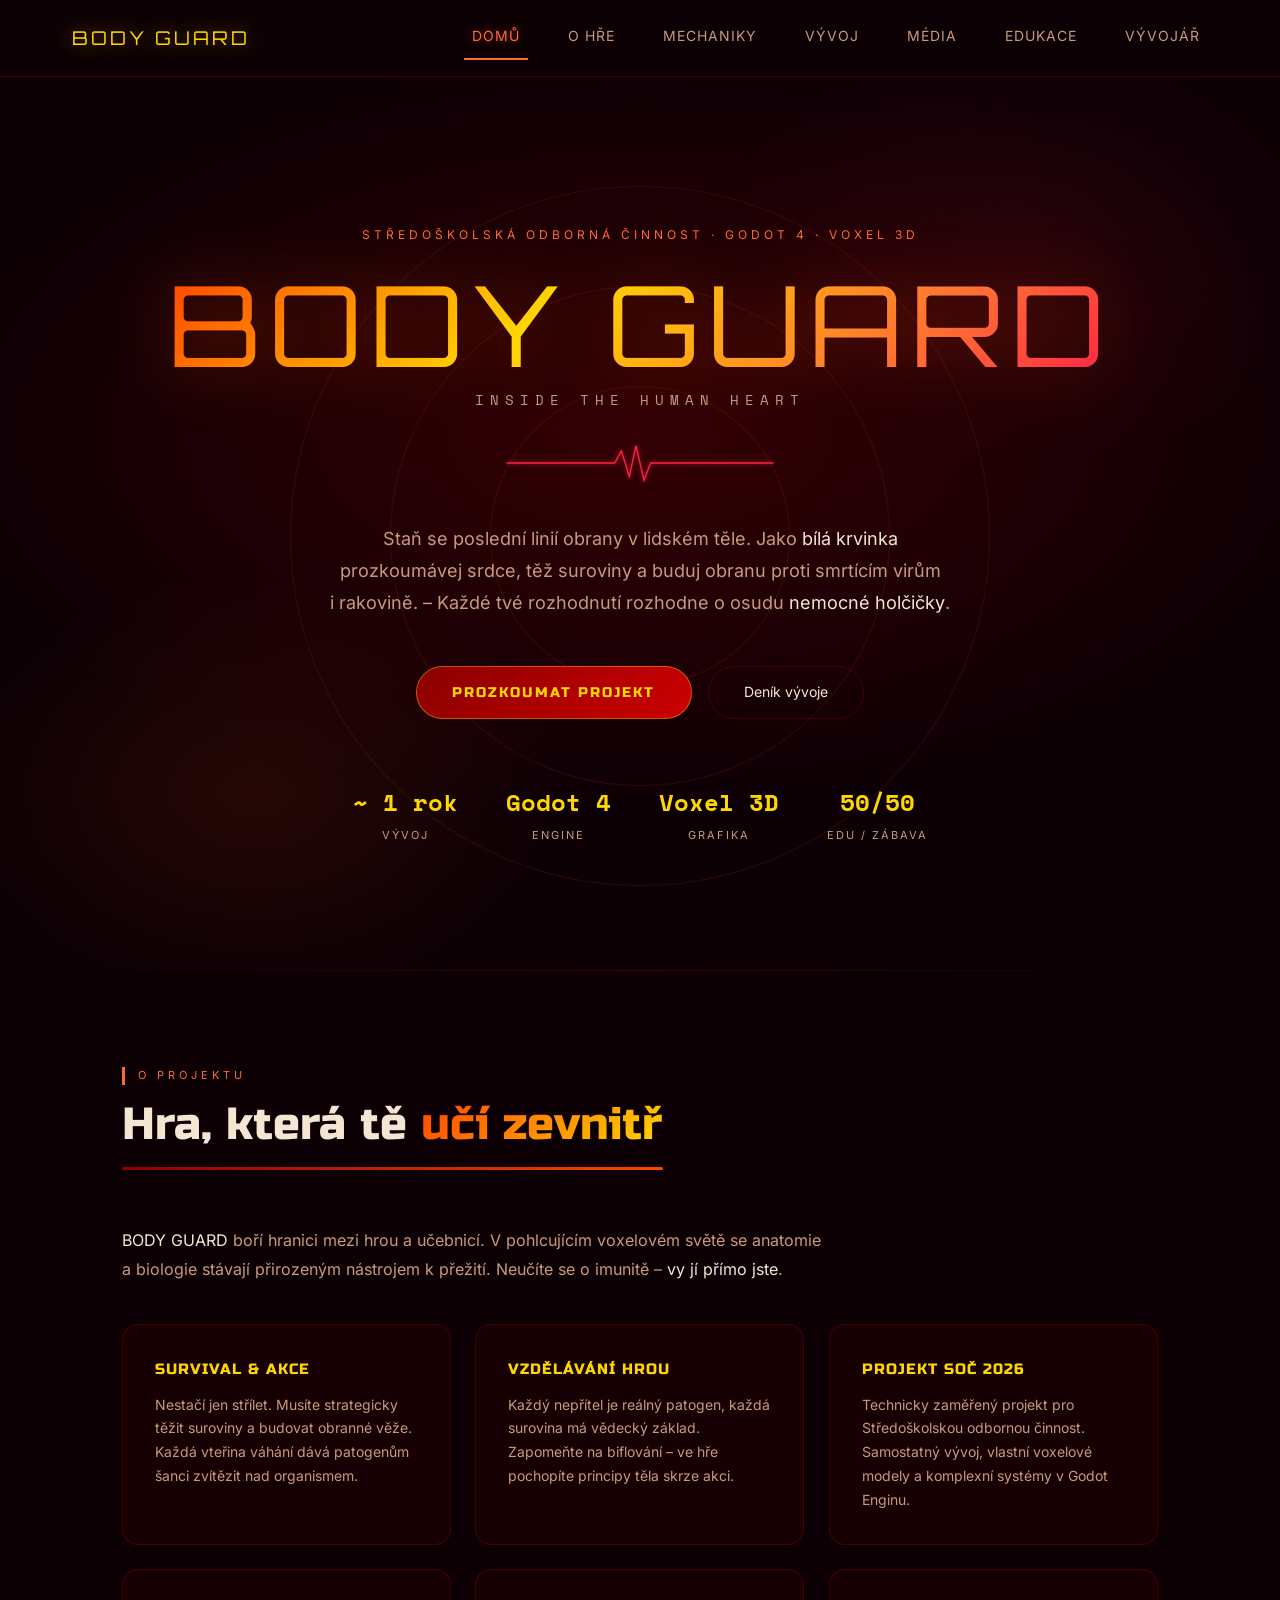
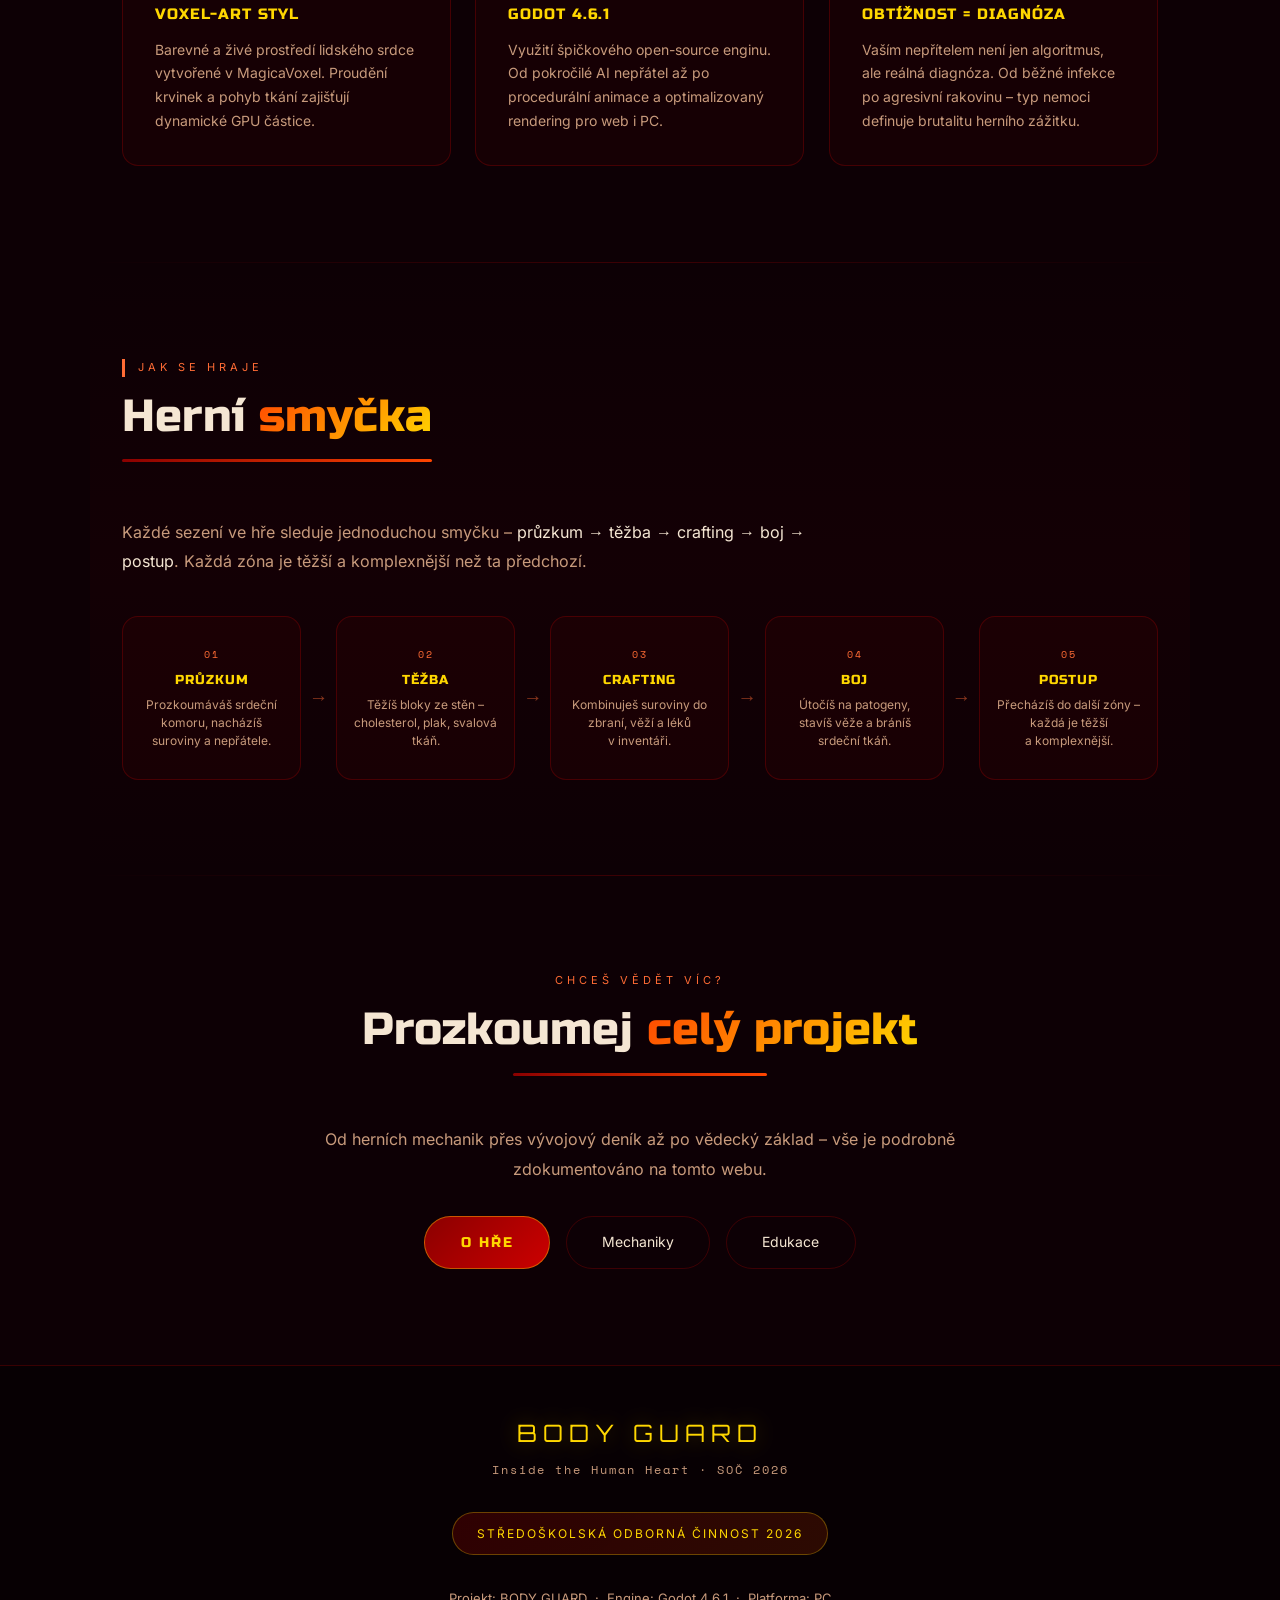
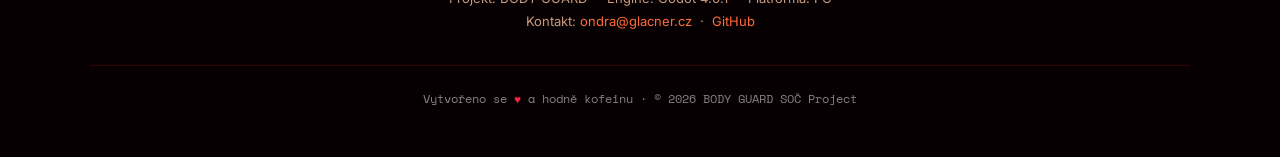
<file: index.html>
<!DOCTYPE html>
<html lang="cs">
<head>
  <meta charset="UTF-8" />
  <meta name="viewport" content="width=device-width, initial-scale=1.0" />
  <meta name="theme-color" content="#0D0005" />
  <meta name="color-scheme" content="dark" />
  
  <title>BODY GUARD | 3D Hra o Srdci</title>
  <meta name="description" content="3D voxel hra v Godotu o&nbsp;imunitním systému. Hraješ za bílou krvinku – prozkoumávej srdce, těž a&nbsp;bojuj s&nbsp;viry. Edukativní projekt SOČ 2026." />
  
  <link rel="canonical" href="https://body-guard-soc.cz/" />

  <meta property="og:title" content="BODY GUARD – Hra uvnitř srdce | SOČ 2026" />
  <meta property="og:description" content="3D voxel hra o&nbsp;imunitním systému. Hraješ za bílou krvinku – zachraň nemocnou holčičku. Edukativní projekt SOČ 2026." />
  <meta property="og:type" content="website" />
  <meta property="og:url" content="https://body-guard-soc.cz/" />
  <meta property="og:image" content="https://body-guard-soc.cz/og-image.png" />
  <meta property="og:locale" content="cs_CZ" />

  <meta name="twitter:card" content="summary_large_image" />
  <meta name="twitter:title" content="BODY GUARD – Hra uvnitř srdce | SOČ 2026" />
  <meta name="twitter:description" content="Zachraň holčičku – boj s&nbsp;viry, těž organické materiály, buduj obrany. Edukativní 3D hra." />
  <meta name="twitter:image" content="https://body-guard-soc.cz/og-image.png" />

  <meta name="author" content="Ondra Glacner" />
  <meta name="keywords" content="biologie, 3D hra, edukace, SOČ, Godot, voxel, srdce, krvinky, imunitní systém" />
  <meta name="robots" content="index, follow" />

  <link rel="dns-prefetch" href="https://github.com" />
  <link rel="dns-prefetch" href="https://www.googletagmanager.com" />
  <link rel="preconnect" href="https://fonts.googleapis.com" />

  <link rel="preload" 
        href="fonts/subset-RussoOne-Regular.woff2"  
        as="font" 
        type="font/woff2" 
        crossorigin="anonymous" />
  
  <link rel="preload" 
        href="fonts/Orbitron-Regular.woff2"         
        as="font" 
        type="font/woff2" 
        crossorigin="anonymous" />
  
  <link rel="preload" 
        href="fonts/subset-Inter-Regular.woff2"     
        as="font" 
        type="font/woff2" 
        crossorigin="anonymous" />
  
  <link rel="preload" 
        href="fonts/subset-SpaceMono-Regular.woff2" 
        as="font" 
        type="font/woff2" 
        crossorigin="anonymous" />
  
  <link rel="preload" 
        href="fonts/subset-SpaceMono-Bold.woff2"    
        as="font" 
        type="font/woff2" 
        crossorigin="anonymous" />

<link rel="icon" href="data:image/svg+xml,%3Csvg xmlns='http://www.w3.org/2000/svg' viewBox='0 0 100 100'%3E%3Ctext y='.9em' font-size='90'%3E🫀%3C/text%3E%3C/svg%3E" />
<link rel="apple-touch-icon" href="data:image/svg+xml,%3Csvg xmlns='http://www.w3.org/2000/svg' viewBox='0 0 180 180'%3E%3Ctext y='1em' font-size='160'%3E🫀%3C/text%3E%3C/svg%3E" />


  <script type="application/ld+json">
  {
    "@context": "https://schema.org",
    "@type": "WebSite",
    "name": "BODY GUARD",
    "url": "https://body-guard-soc.cz",
    "description": "BODY GUARD je interaktivní 3D hra o imunitním systému. Projekt Středoškolské odborné činnosti 2026.",
    "inLanguage": "cs",
    "creator": {
      "@type": "Person",
      "name": "Ondra Glacner"
    }
  }
  </script>

  <script type="application/ld+json">
  {
    "@context": "https://schema.org",
    "@type": "SoftwareApplication",
    "name": "BODY GUARD",
    "alternateName": "BODY GUARD SOČ 2026",
    "description": "Bioedukační 3D voxel hra – Zachraň nemocnou holčičku! Prozkoumávej srdce, těž materiály, bojuj s&nbsp;viry, bakteriemi a&nbsp;nádorovými buňkami.",
    "applicationCategory": ["GameApplication", "EducationalApplication"],
    "operatingSystem": "Web (WebGL/PC)",
    "url": "https://body-guard-soc.cz",
    "image": "https://body-guard-soc.cz/og-image.png",
    "offers": {
      "@type": "Offer",
      "price": "0",
      "priceCurrency": "CZK",
      "availability": "https://schema.org/InStock"
    },
    "author": {
      "@type": "Person",
      "name": "Ondra Glacner",
      "url": "https://body-guard-soc.cz/vyvojar.html"
    },
    "publisher": {
      "@type": "Organization",
      "name": "Středoškolská odborná činnost"
    },
    "genre": ["Educational Games", "Biology Games", "Strategy"],
    "featureList": [
      "3D Voxel Graphics",
      "Mining System",
      "Tower Building",
      "Crafting System",
      "AI Enemies",
      "Educational Mode",
      "Health System"
    ]
  }
  </script>

  <link rel="stylesheet" href="CSS/style.css" />
<!-- Google tag (gtag.js) -->
<script async src="https://www.googletagmanager.com/gtag/js?id=G-M93DP1PBF1"></script>
<script>
  window.dataLayer = window.dataLayer || [];
  function gtag(){dataLayer.push(arguments);}
  gtag('js', new Date());

  gtag('config', 'G-M93DP1PBF1');
</script>

</head>

<body>

  <a href="#main-content"
      class="skip-to-main"
      style="
        position: absolute;
        top: -100%;
        left: 1rem;
        background: var(--accent);
        color: #000;
        padding: 0.5rem 1rem;
        border-radius: 4px;
        font-family: var(--font-mono);
        font-size: 0.85rem;
        font-weight: 700;
        z-index: 9999;
        text-decoration: none;
        transition: top 0.2s ease;
      "
      onfocus="this.style.top='1rem'"
      onblur="this.style.top='-100%'"
  >Přeskočit na obsah</a>
  <header class="site-header" id="siteHeader" aria-label="Hlavička webu">
    <div class="site-header__inner">

      <a href="index.html" 
         class="site-header__logo" 
         aria-label="BODY GUARD – Domů"
         title="BODY GUARD – Domů">
        BODY GUARD
      </a>

      <nav class="site-nav" 
           id="siteNav"
           aria-label="Hlavní navigace">
        <ul class="site-nav__list">
          <li class="site-nav__item">
            <a href="index.html" 
               class="site-nav__link" 
               title="Domů">
              Domů
            </a>
          </li>

          <li class="site-nav__item">
            <a href="o-hre.html" 
               class="site-nav__link"
               title="Přečti si více o hře">
              O hře
            </a>
          </li>

          <li class="site-nav__item">
            <a href="mechaniky.html" 
               class="site-nav__link"
               title="Jak se hra hraje">
              Mechaniky
            </a>
          </li>

          <li class="site-nav__item">
            <a href="vyvoj.html" 
               class="site-nav__link"
               title="Stav vývoje projektu">
              Vývoj
            </a>
          </li>

          <li class="site-nav__item">
            <a href="media.html" 
               class="site-nav__link"
               title="Screenshoty a videa">
              Média
            </a>
          </li>

          <li class="site-nav__item">
            <a href="edukace.html" 
               class="site-nav__link"
               title="Vzdělávací aspekt hry">
              Edukace
            </a>
          </li>

          <li class="site-nav__item">
            <a href="vyvojar.html" 
               class="site-nav__link"
               title="Informace o vývojáři">
              Vývojář
            </a>
          </li>
        </ul>
      </nav>


      <button class="hamburger"
              id="hamburger"
              type="button"
              aria-controls="siteNav"
              aria-expanded="false"
              aria-label="Otevřít navigační menu">
        <span class="hamburger__line" aria-hidden="true"></span>
        <span class="hamburger__line" aria-hidden="true"></span>
        <span class="hamburger__line" aria-hidden="true"></span>
      </button>

    </div>
  </header>

  <main class="site-main" id="main-content" tabindex="-1">

    <section class="hero" 
             aria-labelledby="hero-title"
             aria-label="Úvod do projektu">

      <div class="hero__pulse-ring" aria-hidden="true"></div>
      <div class="hero__pulse-ring" aria-hidden="true"></div>
      <div class="hero__pulse-ring" aria-hidden="true"></div>

      <div class="hero__particles" 
           id="particles" 
           aria-hidden="true"
           role="presentation"></div>

      <p class="hero__eyebrow">
        Středoškolská odborná činnost · Godot 4 · Voxel 3D
      </p>

      <h1 class="hero__title" id="hero-title">BODY GUARD</h1>

      <p class="hero__subtitle">INSIDE THE HUMAN HEART</p>

      <svg class="hero__heartbeat"
           viewBox="0 0 400 60"
           xmlns="http://www.w3.org/2000/svg"
           aria-hidden="true"
           role="presentation">
        <path class="heartbeat-path"
              d="M0,30 L150,30 L162,30 L172,12 L184,50 L194,4 L206,56 L216,30 L228,30 L400,30" />
      </svg>

      <p class="hero__description">
        Staň se poslední linií obrany v&nbsp;lidském těle. Jako <strong>bílá krvinka</strong> prozkoumávej srdce, 
        těž suroviny a&nbsp;buduj obranu proti smrtícím virům i&nbsp;rakovině. – 
        Každé tvé rozhodnutí rozhodne o&nbsp;osudu <strong>nemocné holčičky</strong>.
      </p>

      <nav class="hero__cta" 
           aria-label="Hlavní akce">
        <a href="o-hre.html" 
           class="btn btn--primary"
           title="Zjisti více o hře BODY GUARD">
          Prozkoumat projekt
        </a>
        <a href="vyvoj.html" 
           class="btn btn--secondary"
           title="Podívej se na aktuální stav vývoje">
          Deník vývoje
        </a>
      </nav>

      <ul class="hero__stats"
          aria-label="Klíčové statistiky projektu">
        <li class="stat">
          <strong class="stat__value">~&nbsp;1&nbsp;rok</strong>
          <span class="stat__label">Vývoj</span>
        </li>
        <li class="stat">
          <strong class="stat__value">Godot 4</strong>
          <span class="stat__label">Engine</span>
        </li>
        <li class="stat">
          <strong class="stat__value">Voxel 3D</strong>
          <span class="stat__label">Grafika</span>
        </li>
        <li class="stat">
          <strong class="stat__value">50/50</strong>
          <span class="stat__label">Edu / Zábava</span>
        </li>
      </ul>

    </section>

    <hr class="section-separator" aria-hidden="true" />

    <section class="page-section" aria-labelledby="about-title">
      <span class="section-label reveal">O projektu</span>
      <div class="section-title-wrap">
        <h2 class="section-title reveal" id="about-title">
          Hra, která tě <span class="section-title__highlight">učí zevnitř</span>
        </h2>
        <hr class="section-divider reveal" />
      </div>

      <p class="section-intro reveal">
        <strong>BODY GUARD</strong> boří hranici mezi hrou a&nbsp;učebnicí. V&nbsp;pohlcujícím voxelovém světě se anatomie a&nbsp;biologie stávají přirozeným nástrojem k&nbsp;přežití. Neučíte se o&nbsp;imunitě – <strong>vy jí přímo jste</strong>.
      </p>

      <ul class="features-grid">
        <li class="card card--lined reveal">
          <h3 class="card__title">Survival &amp; Akce</h3>
          <p class="card__text">
            Nestačí jen střílet. Musíte strategicky těžit suroviny a&nbsp;budovat obranné věže. Každá vteřina váhání dává patogenům šanci zvítězit nad&nbsp;organismem.
          </p>
        </li>

        <li class="card card--lined reveal">
          <h3 class="card__title">Vzdělávání hrou</h3>
          <p class="card__text">
            Každý nepřítel je reálný patogen, každá surovina má vědecký základ. Zapomeňte na biflování – ve hře pochopíte principy těla skrze akci.
          </p>
        </li>

        <li class="card card--lined reveal">
          <h3 class="card__title">Projekt SOČ 2026</h3>
          <p class="card__text">
            Technicky zaměřený projekt pro Středoškolskou odbornou činnost. Samostatný vývoj, vlastní voxelové modely a&nbsp;komplexní systémy v&nbsp;Godot Enginu.
          </p>
        </li>

        <li class="card card--lined reveal">
          <h3 class="card__title">Voxel-art styl</h3>
          <p class="card__text">
            Barevné a&nbsp;živé prostředí lidského srdce vytvořené v&nbsp;MagicaVoxel. Proudění krvinek a&nbsp;pohyb tkání zajišťují dynamické GPU částice.
          </p>
        </li>

        <li class="card card--lined reveal">
          <h3 class="card__title">Godot 4.6.1</h3>
          <p class="card__text">
            Využití špičkového open-source enginu. Od pokročilé AI nepřátel až po procedurální animace a&nbsp;optimalizovaný rendering pro web i&nbsp;PC.
          </p>
        </li>

        <li class="card card--lined reveal">
          <h3 class="card__title">Obtížnost = diagnóza</h3>
          <p class="card__text">
            Vaším nepřítelem není jen algoritmus, ale reálná diagnóza. Od běžné infekce po agresivní rakovinu – typ nemoci definuje brutalitu herního zážitku.
          </p>
        </li>
      </ul>
    </section>

    <hr class="section-separator" aria-hidden="true" />

    <section class="page-section page-section--tinted" aria-labelledby="loop-title" aria-label="Herní smyčka a postup">
  <span class="section-label reveal">Jak se hraje</span>
  <div class="section-title-wrap">
    <h2 class="section-title reveal" id="loop-title">
      Herní <span class="section-title__highlight">smyčka</span>
    </h2>
    <hr class="section-divider reveal" role="presentation" />
  </div>

  <p class="section-intro reveal">
    Každé sezení ve hře sleduje jednoduchou smyčku – 
    <strong>průzkum → těžba → crafting → boj → postup</strong>. 
    Každá zóna je těžší a&nbsp;komplexnější než ta předchozí.
  </p>

  <ol class="loop-grid reveal" aria-label="Pět kroků herní smyčky">
    <li class="loop-step">
      <span class="loop-step__number" aria-hidden="true">01</span>
      <h3 class="loop-step__title">Průzkum</h3>
      <p class="loop-step__desc">Prozkoumáváš srdeční komoru, nacházíš suroviny a&nbsp;nepřátele.</p>
    </li>

    <li class="loop-arrow" aria-hidden="true">→</li>

    <li class="loop-step">
      <span class="loop-step__number" aria-hidden="true">02</span>
      <h3 class="loop-step__title">Těžba</h3>
      <p class="loop-step__desc">Těžíš bloky ze stěn – cholesterol, plak, svalová tkáň.</p>
    </li>

    <li class="loop-arrow" aria-hidden="true">→</li>

    <li class="loop-step">
      <span class="loop-step__number" aria-hidden="true">03</span>
      <h3 class="loop-step__title">Crafting</h3>
      <p class="loop-step__desc">Kombinuješ suroviny do zbraní, věží a&nbsp;léků v&nbsp;inventáři.</p>
    </li>

    <li class="loop-arrow" aria-hidden="true">→</li>

    <li class="loop-step">
      <span class="loop-step__number" aria-hidden="true">04</span>
      <h3 class="loop-step__title">Boj</h3>
      <p class="loop-step__desc">Útočíš na patogeny, stavíš věže a&nbsp;bráníš srdeční tkáň.</p>
    </li>

    <li class="loop-arrow" aria-hidden="true">→</li>

    <li class="loop-step">
      <span class="loop-step__number" aria-hidden="true">05</span>
      <h3 class="loop-step__title">Postup</h3>
      <p class="loop-step__desc">Přecházíš do další zóny – každá je těžší a&nbsp;komplexnější.</p>
    </li>
  </ol>
</section>

    <hr class="section-separator" aria-hidden="true" />

    <section class="page-section" 
             aria-labelledby="cta-title"
             aria-label="Další navigace"
             style="text-align: center; max-width: 700px;">

      <span class="section-label reveal" 
            style="border-left: none; padding-left: 0; display: block; text-align: center;">
        Chceš vědět víc?
      </span>

      <h2 class="section-title reveal" 
          id="cta-title"
          style="text-align: center;">
        Prozkoumej <span class="section-title__highlight">celý projekt</span>
      </h2>

      <hr class="section-divider reveal" 
           role="presentation"
           style="margin-left: auto; margin-right: auto;" />

      <p style="font-size: 1rem; color: var(--text-muted); line-height: 1.9; margin-bottom: 2rem;" class="reveal">
        Od herních mechanik přes vývojový deník až po vědecký základ – 
        vše je podrobně zdokumentováno na tomto webu.
      </p>

      <nav class="hero__cta reveal" 
           aria-label="Odkaz na podstránky">
        <a href="o-hre.html" 
           class="btn btn--primary"
           title="Přečti si více o hře">
          O hře
        </a>
        <a href="mechaniky.html" 
           class="btn btn--secondary"
           title="Jaké jsou herní mechaniky">
          Mechaniky
        </a>
        <a href="edukace.html" 
           class="btn btn--secondary"
           title="Vzdělávací aspekt hry">
          Edukace
        </a>
      </nav>

    </section>

  </main>

  <footer class="site-footer" aria-label="Patička webu">
    <div class="site-footer__inner">

      <a href="index.html" 
         class="site-footer__logo" 
         aria-label="BODY GUARD – Domů"
         title="Domů">
        BODY GUARD
      </a>

      <p class="site-footer__tagline">Inside the Human Heart · SOČ 2026</p>

      <div class="site-footer__badge" role="note">
        <span class="site-footer__badge-text">Středoškolská odborná činnost 2026</span>
      </div>

      <address class="site-footer__info">
        Projekt: <strong>BODY GUARD</strong> &nbsp;·&nbsp; 
        Engine: <strong>Godot 4.6.1</strong> &nbsp;·&nbsp; 
        Platforma: <strong>PC</strong><br />
        
        Kontakt: 
        <a href="mailto:ondra@glacner.cz" 
           title="Pošli zprávu autorovi">
          ondra@glacner.cz
        </a>
        &nbsp;·&nbsp;
        <a href="https://github.com/vas-github"
           target="_blank"
           rel="noopener noreferrer"
           title="Otevřít GitHub (nová záložka)">
          GitHub
        </a>
      </address>

      <p class="site-footer__copy">
        Vytvořeno se <span class="heart-beat">♥</span> a&nbsp;hodně kofeinu
        · © 2026 BODY GUARD SOČ Project
      </p>

    </div>
  </footer>

  <script src="JavaScript/script.js" defer></script>

</body>
</html>
</file>
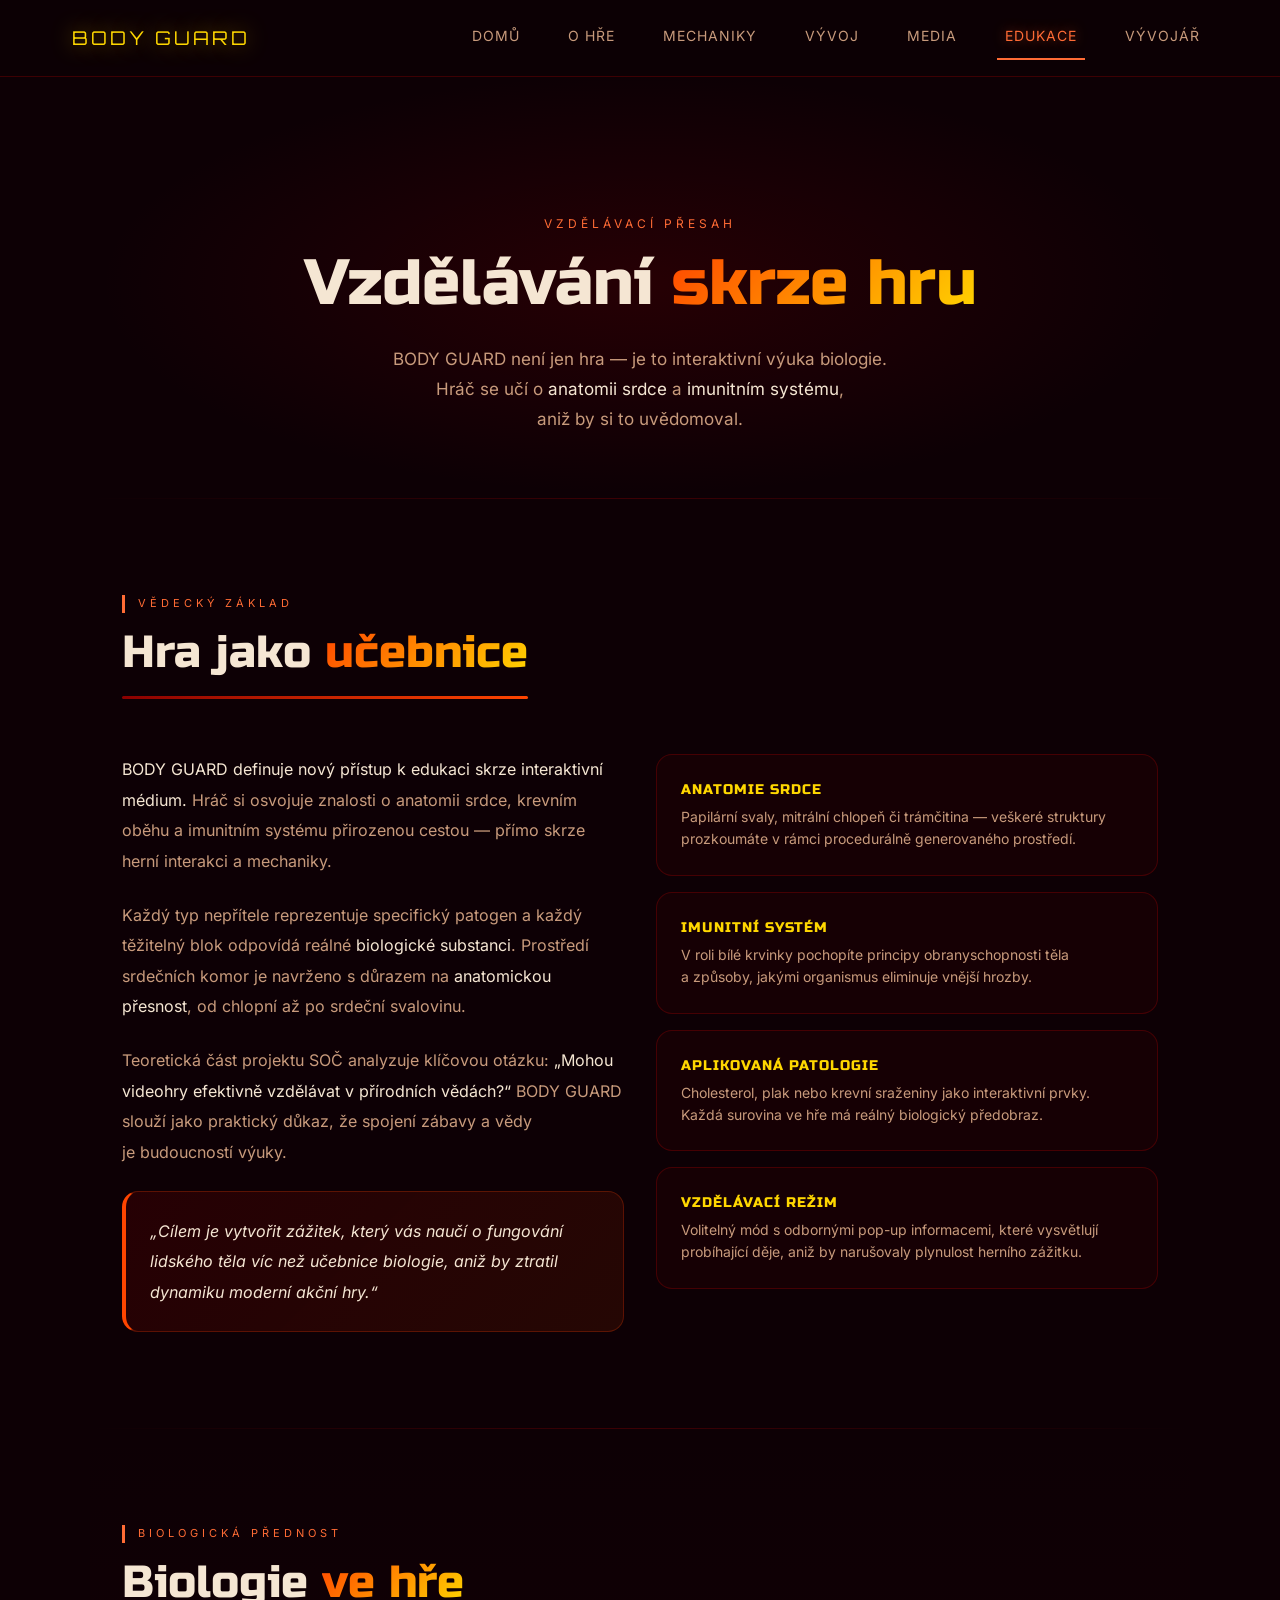
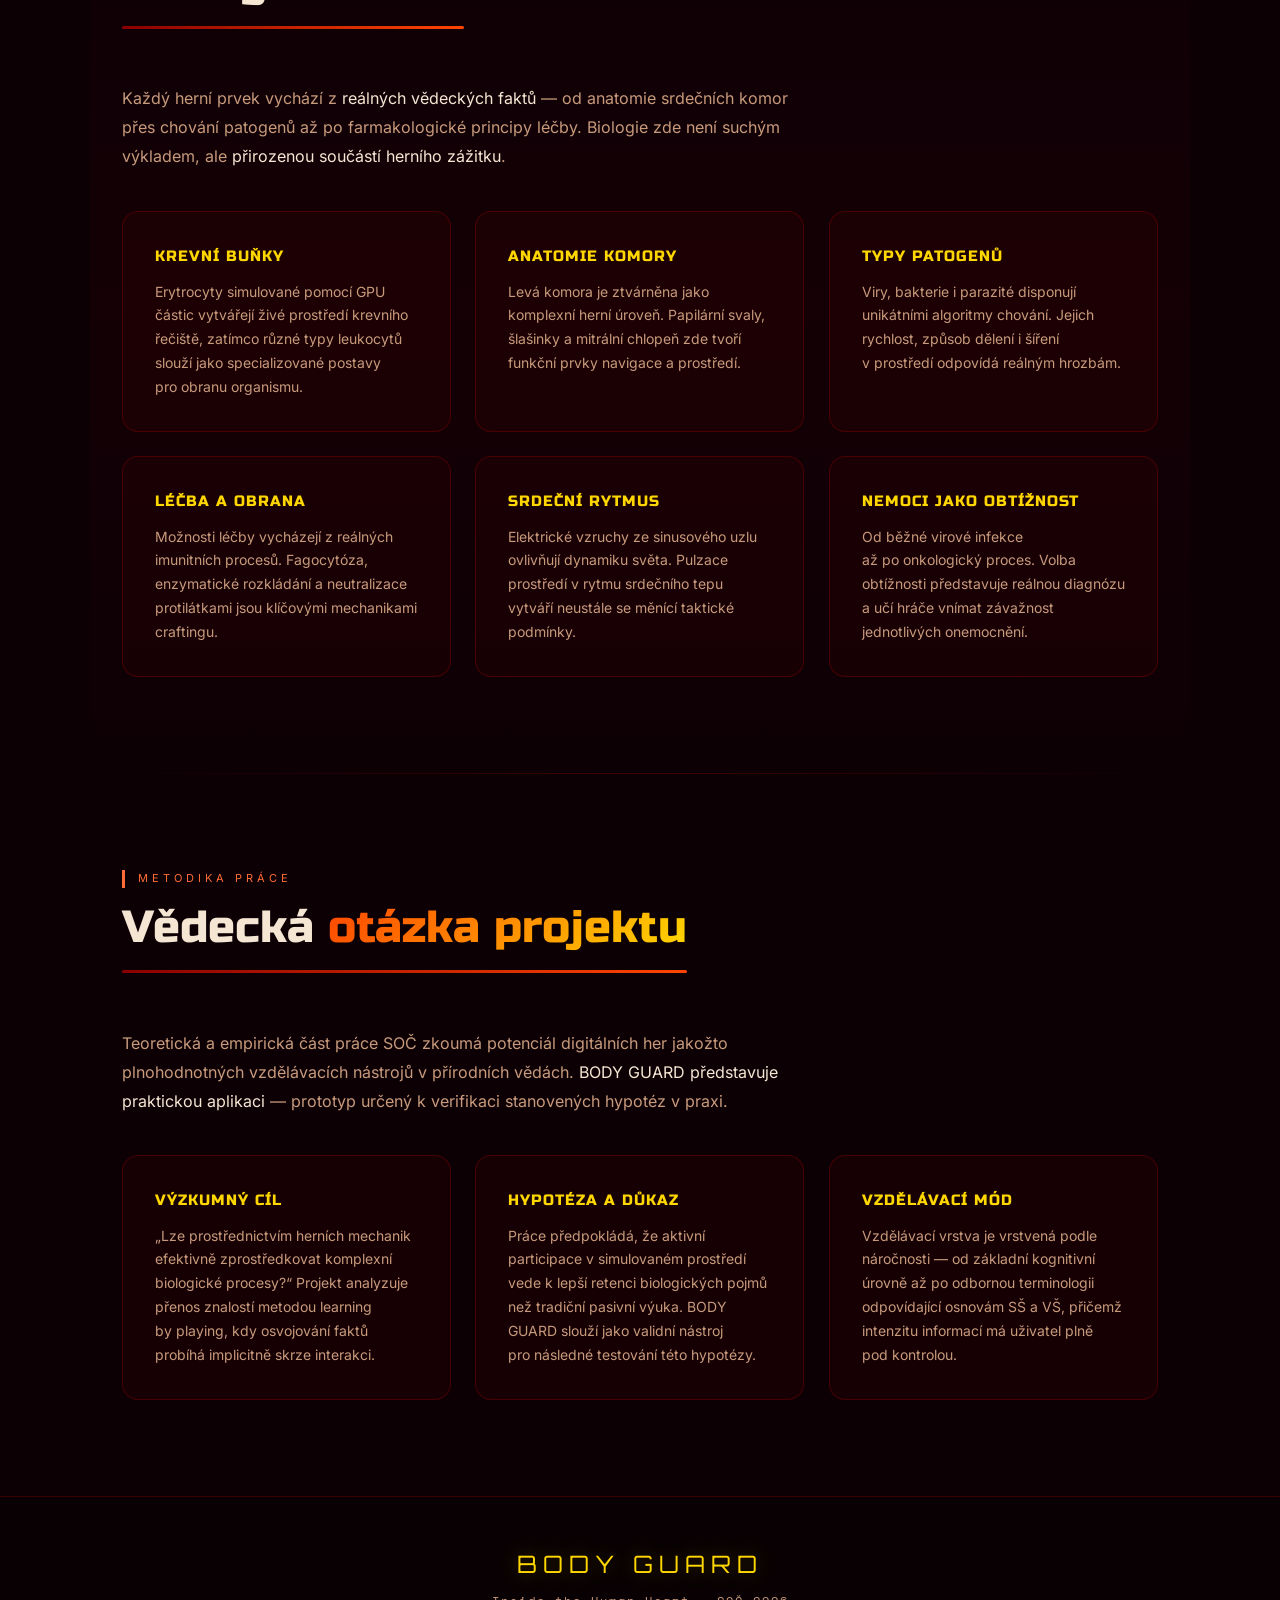
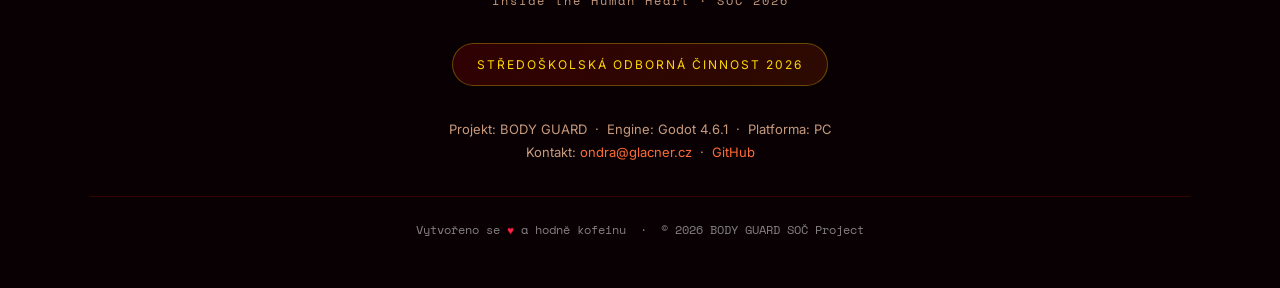
<file: edukace.html>
<!DOCTYPE html>
<html lang="cs">
<head>
  <meta charset="UTF-8" />
  <meta name="viewport" content="width=device-width, initial-scale=1.0" />
  <meta name="theme-color" content="#0D0005" />
  <meta name="color-scheme" content="dark" />
  
  <title>Edukace — BODY GUARD | Učení Skrze Hru</title>
  <meta name="description" content="Vzdělávací přesah hry BODY GUARD — interaktivní učení biologie srdce, imunitního systému a patologií. Hra jako učebnice s vědeckým základem." />
  
  <link rel="canonical" href="https://body-guard-soc.cz/edukace.html" />

  <meta property="og:title" content="Edukace — BODY GUARD | Učení Skrze Hru" />
  <meta property="og:description" content="Jak se BODY GUARD učí biologie — anatomie srdce, imunitní systém, patologie. Interaktivní vzdělání pro studenty 12+." />
  <meta property="og:type" content="website" />
  <meta property="og:url" content="https://body-guard-soc.cz/edukace.html" />
  <meta property="og:image" content="https://body-guard-soc.cz/og-image.png" />
  <meta property="og:locale" content="cs_CZ" />

  <meta name="twitter:card" content="summary_large_image" />
  <meta name="twitter:title" content="Edukace — BODY GUARD | Učení Skrze Hru" />
  <meta name="twitter:description" content="Hra která učí biologii — srdce, imunitní systém, patologie. Vzdělání + Zábava." />
  <meta name="twitter:image" content="https://body-guard-soc.cz/og-image.png" />

  <meta name="author" content="Ondra Glacner" />
  <meta name="keywords" content="edukace, biologie, srdce, imunitní systém, učení, hra, STEAM, vzdělání" />
  <meta name="robots" content="index, follow" />

  <link rel="dns-prefetch" href="https://github.com" />
  <link rel="dns-prefetch" href="https://www.googletagmanager.com" />
  <link rel="preconnect" href="https://fonts.googleapis.com" />

  <link rel="preload" 
        href="fonts/subset-RussoOne-Regular.woff2"  
        as="font" 
        type="font/woff2" 
        crossorigin="anonymous" />
  
  <link rel="preload" 
        href="fonts/Orbitron-Regular.woff2"         
        as="font" 
        type="font/woff2" 
        crossorigin="anonymous" />
  
  <link rel="preload" 
        href="fonts/subset-Inter-Regular.woff2"     
        as="font" 
        type="font/woff2" 
        crossorigin="anonymous" />
  
  <link rel="preload" 
        href="fonts/subset-SpaceMono-Regular.woff2" 
        as="font" 
        type="font/woff2" 
        crossorigin="anonymous" />
  
  <link rel="preload" 
        href="fonts/subset-SpaceMono-Bold.woff2"    
        as="font" 
        type="font/woff2" 
        crossorigin="anonymous" />

  <link rel="icon" href="data:image/svg+xml,<svg xmlns='http://www.w3.org/2000/svg' viewBox='0 0 100 100'><text y='.9em' font-size='90'>🫀</text></svg>" />
  <link rel="apple-touch-icon" href="data:image/svg+xml,<svg xmlns='http://www.w3.org/2000/svg' viewBox='0 0 180 180'><text y='1em' font-size='160'>🫀</text></svg>" />

  <script type="application/ld+json">
  {
    "@context": "https://schema.org",
    "@type": "WebSite",
    "name": "BODY GUARD",
    "url": "https://body-guard-soc.cz",
    "description": "BODY GUARD je interaktivní 3D hra o imunitním systému. Projekt Středoškolské odborné činnosti 2026.",
    "inLanguage": "cs",
    "creator": {
      "@type": "Person",
      "name": "Ondra Glacner"
    }
  }
  </script>

  <script type="application/ld+json">
  {
    "@context": "https://schema.org",
    "@type": "WebPage",
    "name": "Edukace — BODY GUARD",
    "url": "https://body-guard-soc.cz/edukace.html",
    "description": "Vzdělávací přesah hry BODY GUARD — interaktivní učení biologie srdce, imunitního systému a patologií.",
    "inLanguage": "cs",
    "isPartOf": {
      "@type": "WebSite",
      "name": "BODY GUARD",
      "url": "https://body-guard-soc.cz"
    }
  }
  </script>

  <script type="application/ld+json">
  {
    "@context": "https://schema.org",
    "@type": "EducationalResource",
    "name": "BODY GUARD — Interaktivní Učební Hra",
    "description": "Vzdělávací hra pro výuku biologie, anatomie srdce a imunitního systému.",
    "url": "https://body-guard-soc.cz/edukace.html",
    "educationalLevel": "12+",
    "learningResourceType": ["Game", "Interactive Resource"],
    "inLanguage": "cs",
    "author": {
      "@type": "Person",
      "name": "Ondra Glacner"
    },
    "teaches": ["Cardiology", "Immunology", "Human Biology", "Pathology"]
  }
  </script>

  <link rel="stylesheet" href="CSS/style.css" />
<!-- Google tag (gtag.js) -->
<script async src="https://www.googletagmanager.com/gtag/js?id=G-M93DP1PBF1"></script>
<script>
  window.dataLayer = window.dataLayer || [];
  function gtag(){dataLayer.push(arguments);}
  gtag('js', new Date());

  gtag('config', 'G-M93DP1PBF1');
</script>

  </head>

<body>

  <a href="#main-content"
     class="skip-to-main"
     style="
       position: absolute;
       left: -10000px;
       top: auto;
       width: 1px;
       height: 1px;
       overflow: hidden;
       background: var(--accent);
       color: #000;
       padding: 0.5rem 1rem;
       border-radius: 4px;
       font-family: var(--font-mono);
       font-size: 0.85rem;
       font-weight: 700;
       z-index: 9999;
       text-decoration: none;
     "
     onfocus="this.style.left='1rem'; this.style.width='auto'; this.style.height='auto'; this.style.overflow='visible';"
     onblur="this.style.left='-10000px'; this.style.width='1px'; this.style.height='1px'; this.style.overflow='hidden';"
  >Přeskočit na obsah</a>

  <header class="site-header" id="siteHeader" role="banner" aria-label="Hlavička webu">
    <div class="site-header__inner">

      <a href="index.html" 
         class="site-header__logo" 
         aria-label="BODY GUARD — Domů"
         title="BODY GUARD — Domů">
        BODY GUARD
      </a>

      <nav class="site-nav" 
           id="siteNav" 
           role="navigation"
           aria-label="Hlavní navigace">
        <ul class="site-nav__list">
          <li class="site-nav__item">
            <a href="index.html" 
               class="site-nav__link" 
               title="Domů">
              Domů
            </a>
          </li>

          <li class="site-nav__item">
            <a href="o-hre.html" 
               class="site-nav__link"
               title="Přečti si více o hře">
              O hře
            </a>
          </li>

          <li class="site-nav__item">
            <a href="mechaniky.html" 
               class="site-nav__link"
               title="Jak se hra hraje">
              Mechaniky
            </a>
          </li>

          <li class="site-nav__item">
            <a href="vyvoj.html" 
               class="site-nav__link"
               title="Stav vývoje projektu">
              Vývoj
            </a>
          </li>

          <li class="site-nav__item">
            <a href="media.html" 
               class="site-nav__link"
               title="Screenshoty a videa">
              Media
            </a>
          </li>

          <li class="site-nav__item">
            <a href="edukace.html" 
               class="site-nav__link site-nav__link--active"
               aria-current="page"
               title="Vzdělávací aspekt hry">
              Edukace
            </a>
          </li>

          <li class="site-nav__item">
            <a href="vyvojar.html" 
               class="site-nav__link"
               title="Informace o vývojáři">
              Vývojář
            </a>
          </li>
        </ul>
      </nav>

      <button class="hamburger"
              id="hamburger"
              type="button"
              aria-controls="siteNav"
              aria-expanded="false"
              aria-label="Otevřít navigační menu">
        <span class="hamburger__line" aria-hidden="true"></span>
        <span class="hamburger__line" aria-hidden="true"></span>
        <span class="hamburger__line" aria-hidden="true"></span>
      </button>

    </div>
  </header>

  <main class="site-main" id="main-content" role="main" tabindex="-1" aria-label="Hlavní obsah webu">

    <section class="page-hero" 
             role="region"
             aria-labelledby="page-title"
             aria-label="Úvod do stránky">

      <p class="page-hero__eyebrow">
        Vzdělávací přesah
      </p>

      <h1 class="page-hero__title" id="page-title">
        Vzdělávání <span class="highlight">skrze hru</span>
      </h1>

      <p class="page-hero__description">
        BODY GUARD není jen&nbsp;hra&nbsp;— je&nbsp;to&nbsp;interaktivní výuka biologie.<br />
        Hráč se&nbsp;učí o&nbsp;<strong>anatomii srdce</strong> a&nbsp;<strong>imunitním systému</strong>,
        aniž&nbsp;by&nbsp;si&nbsp;to&nbsp;uvědomoval.
      </p>
    </section>

    <hr class="section-separator" role="separator" aria-hidden="true" />

    <section class="page-section" 
             role="region"
             aria-labelledby="edu-main-title"
             aria-label="Vědecký základ hry">

      <span class="section-label reveal">Vědecký základ</span>

      <div class="section-title-wrap">
        <h2 class="section-title reveal" id="edu-main-title">
          Hra jako <span class="section-title__highlight">učebnice</span>
        </h2>

        <hr class="section-divider reveal" role="presentation" />
      </div>

      <div class="edu-layout">

        <div class="edu-text reveal">
          <p>
            <strong>BODY GUARD definuje nový přístup k&nbsp;edukaci skrze interaktivní médium.</strong>
            Hráč si&nbsp;osvojuje znalosti o&nbsp;anatomii srdce, krevním oběhu a&nbsp;imunitním systému 
            přirozenou cestou&nbsp;— přímo skrze herní interakci a&nbsp;mechaniky.
          </p>
          <p>
            Každý typ nepřítele reprezentuje specifický patogen a&nbsp;každý těžitelný blok odpovídá 
            reálné <strong>biologické substanci</strong>. Prostředí srdečních komor je&nbsp;navrženo 
            s&nbsp;důrazem na&nbsp;<strong>anatomickou přesnost</strong>, od&nbsp;chlopní až&nbsp;po&nbsp;srdeční svalovinu.
          </p>
          <p>
            Teoretická část projektu SOČ analyzuje klíčovou otázku: 
            <strong>„Mohou videohry efektivně vzdělávat v&nbsp;přírodních vědách?“</strong> 
            BODY GUARD slouží jako praktický důkaz, že&nbsp;spojení zábavy a&nbsp;vědy je&nbsp;budoucností výuky.
          </p>

          <blockquote class="edu-quote">
            <p>
              „Cílem je&nbsp;vytvořit zážitek, který vás naučí o&nbsp;fungování lidského těla víc 
              než&nbsp;učebnice biologie, aniž&nbsp;by&nbsp;ztratil dynamiku moderní akční hry.“
            </p>
          </blockquote>
        </div>

        <ul class="edu-cards reveal" role="list" aria-label="Klíčové aspekty edukace">

          <li class="edu-card" role="listitem">
            <div>
              <h3 class="edu-card__title">Anatomie srdce</h3>
              <p class="edu-card__text">
                Papilární svaly, mitrální chlopeň či&nbsp;trámčitina&nbsp;— veškeré struktury 
                prozkoumáte v&nbsp;rámci procedurálně generovaného prostředí.
              </p>
            </div>
          </li>

          <li class="edu-card" role="listitem">
            <div>
              <h3 class="edu-card__title">Imunitní systém</h3>
              <p class="edu-card__text">
                V&nbsp;roli bílé krvinky pochopíte principy obranyschopnosti těla 
                a&nbsp;způsoby, jakými organismus eliminuje vnější hrozby.
              </p>
            </div>
          </li>

          <li class="edu-card" role="listitem">
            <div>
              <h3 class="edu-card__title">Aplikovaná patologie</h3> 
              <p class="edu-card__text">
                Cholesterol, plak nebo krevní sraženiny jako interaktivní prvky. 
                Každá surovina ve&nbsp;hře má&nbsp;reálný biologický předobraz.
              </p>
            </div>
          </li>

          <li class="edu-card" role="listitem">
            <div>
              <h3 class="edu-card__title">Vzdělávací režim</h3>
              <p class="edu-card__text">
                Volitelný mód s&nbsp;odbornými pop-up informacemi, které vysvětlují 
                probíhající děje, aniž&nbsp;by&nbsp;narušovaly plynulost herního zážitku.
              </p>
            </div>
          </li>

        </ul>
      </div>
    </section>

    <hr class="section-separator" role="separator" aria-hidden="true" />

    <section class="page-section page-section--tinted" 
             role="region"
             aria-labelledby="bio-title"
             aria-label="Přehled biologických prvků ve hře"> 
      <span class="section-label reveal">Biologická přednost</span>

      <div class="section-title-wrap">
        <h2 class="section-title reveal" id="bio-title">
          Biologie <span class="section-title__highlight">ve&nbsp;hře</span>
        </h2>

        <hr class="section-divider reveal" role="presentation" />
      </div>

      <p class="section-intro reveal">
        Každý herní prvek vychází z&nbsp;<strong>reálných vědeckých faktů</strong>&nbsp;— 
        od&nbsp;anatomie srdečních komor přes chování patogenů až&nbsp;po&nbsp;farmakologické principy léčby. 
        Biologie zde není suchým výkladem, ale <strong>přirozenou součástí herního zážitku</strong>.
      </p>

      <ul class="features-grid" 
          role="list"
          aria-label="Biologické prvky hry">

        <li class="card card--lined reveal" role="listitem">
          <h3 class="card__title">Krevní buňky</h3>
          <p class="card__text">
            Erytrocyty simulované pomocí GPU částic vytvářejí živé prostředí krevního řečiště, 
            zatímco různé typy leukocytů slouží jako specializované postavy pro&nbsp;obranu organismu.
          </p>
        </li>

        <li class="card card--lined reveal" role="listitem">
          <h3 class="card__title">Anatomie komory</h3>
          <p class="card__text">
            Levá komora je&nbsp;ztvárněna jako komplexní herní úroveň. Papilární svaly, 
            šlašinky a&nbsp;mitrální chlopeň zde tvoří funkční prvky navigace a&nbsp;prostředí.
          </p>
        </li>

        <li class="card card--lined reveal" role="listitem">
          <h3 class="card__title">Typy patogenů</h3>
          <p class="card__text">
            Viry, bakterie i&nbsp;parazité disponují unikátními algoritmy chování. Jejich 
            rychlost, způsob dělení i&nbsp;šíření v&nbsp;prostředí odpovídá reálným hrozbám.
          </p>
        </li>

        <li class="card card--lined reveal" role="listitem">
          <h3 class="card__title">Léčba a obrana</h3>
          <p class="card__text">
            Možnosti léčby vycházejí z&nbsp;reálných imunitních procesů. Fagocytóza, enzymatické 
            rozkládání a&nbsp;neutralizace protilátkami jsou klíčovými mechanikami craftingu.
          </p>
        </li>

        <li class="card card--lined reveal" role="listitem">
          <h3 class="card__title">Srdeční rytmus</h3>
          <p class="card__text">
            Elektrické vzruchy ze&nbsp;sinusového uzlu ovlivňují dynamiku světa. Pulzace prostředí 
            v&nbsp;rytmu srdečního tepu vytváří neustále se&nbsp;měnící taktické podmínky.
          </p>
        </li>

        <li class="card card--lined reveal" role="listitem">
          <h3 class="card__title">Nemoci jako obtížnost</h3>
          <p class="card__text">
            Od&nbsp;běžné virové infekce až&nbsp;po&nbsp;onkologický proces. Volba obtížnosti 
            představuje reálnou diagnózu a&nbsp;učí hráče vnímat závažnost jednotlivých onemocnění.
          </p>
        </li>

      </ul>
    </section>

    <hr class="section-separator" role="separator" aria-hidden="true" />

    <section class="page-section" 
             role="region"
             aria-labelledby="soc-title"
             aria-label="Výzkumný rámec SOČ">

      <span class="section-label reveal">Metodika práce</span>

      <div class="section-title-wrap">
        <h2 class="section-title reveal" id="soc-title">
          Vědecká <span class="section-title__highlight">otázka projektu</span>
        </h2>

        <hr class="section-divider reveal" role="presentation" />
      </div>

      <p class="section-intro reveal">
        Teoretická a&nbsp;empirická část práce SOČ zkoumá potenciál digitálních her jakožto 
        plnohodnotných vzdělávacích nástrojů v&nbsp;přírodních vědách. 
        <strong>BODY GUARD představuje praktickou aplikaci</strong>&nbsp;— prototyp určený 
        k&nbsp;verifikaci stanovených hypotéz v&nbsp;praxi.
      </p>

      <ul class="features-grid" 
          role="list"
          aria-label="Výzkumný rámec projektu">

        <li class="card card--lined reveal" role="listitem">
          <h3 class="card__title">Výzkumný cíl</h3>
          <p class="card__text">
            <strong>„Lze prostřednictvím herních mechanik efektivně zprostředkovat komplexní biologické procesy?“</strong> 
            Projekt analyzuje přenos znalostí metodou <strong>learning by&nbsp;playing</strong>, 
            kdy&nbsp;osvojování faktů probíhá implicitně skrze interakci.
          </p>
        </li>

        <li class="card card--lined reveal" role="listitem">
          <h3 class="card__title">Hypotéza a&nbsp;důkaz</h3>
          <p class="card__text">
            Práce předpokládá, že&nbsp;<strong>aktivní participace v&nbsp;simulovaném prostředí 
            vede k&nbsp;lepší retenci biologických pojmů</strong> než&nbsp;tradiční pasivní výuka. 
            BODY GUARD slouží jako validní nástroj pro&nbsp;následné testování této hypotézy.
          </p>
        </li>

        <li class="card card--lined reveal" role="listitem">
          <h3 class="card__title">Vzdělávací mód</h3>
          <p class="card__text">
            Vzdělávací vrstva je&nbsp;vrstvená podle náročnosti&nbsp;— od&nbsp;<strong>základní kognitivní úrovně</strong> 
            až&nbsp;po&nbsp;<strong>odbornou terminologii</strong> odpovídající osnovám SŠ a&nbsp;VŠ, 
            přičemž intenzitu informací má&nbsp;uživatel plně pod&nbsp;kontrolou.
          </p>
        </li>

      </ul>
    </section>

  </main>

  <footer class="site-footer" role="contentinfo" aria-label="Patička webu">
    <div class="site-footer__inner">

      <a href="index.html" 
         class="site-footer__logo" 
         aria-label="BODY GUARD — Domů"
         title="Domů">
        BODY GUARD
      </a>

      <p class="site-footer__tagline">Inside the Human Heart · SOČ 2026</p>

      <div class="site-footer__badge" role="note">
        <span class="site-footer__badge-text">Středoškolská Odborná Činnost 2026</span>
      </div>

      <address class="site-footer__info">
        Projekt: <strong>BODY GUARD</strong> &nbsp;·&nbsp; 
        Engine: <strong>Godot 4.6.1</strong> &nbsp;·&nbsp; 
        Platforma: <strong>PC</strong><br />
        
        Kontakt: 
        <a href="mailto:ondra@glacner.cz" 
           title="Pošli zprávu autorovi">
          ondra@glacner.cz
        </a>
        &nbsp;·&nbsp;
        <a href="https://github.com/ondra-glacner" 
           target="_blank"
           rel="noopener noreferrer"
           title="Otevřít GitHub (nová záložka)"> GitHub
        </a>
      </address>

      <p class="site-footer__copy">
        Vytvořeno se&nbsp;<span class="heart-beat" aria-label="láskou">♥</span> a&nbsp;hodně kofeinu
        &nbsp;·&nbsp; © 2026 BODY GUARD SOČ Project
      </p>

    </div>
  </footer>

  <script src="JavaScript/script.js" defer></script>

</body>
</html>
</file>
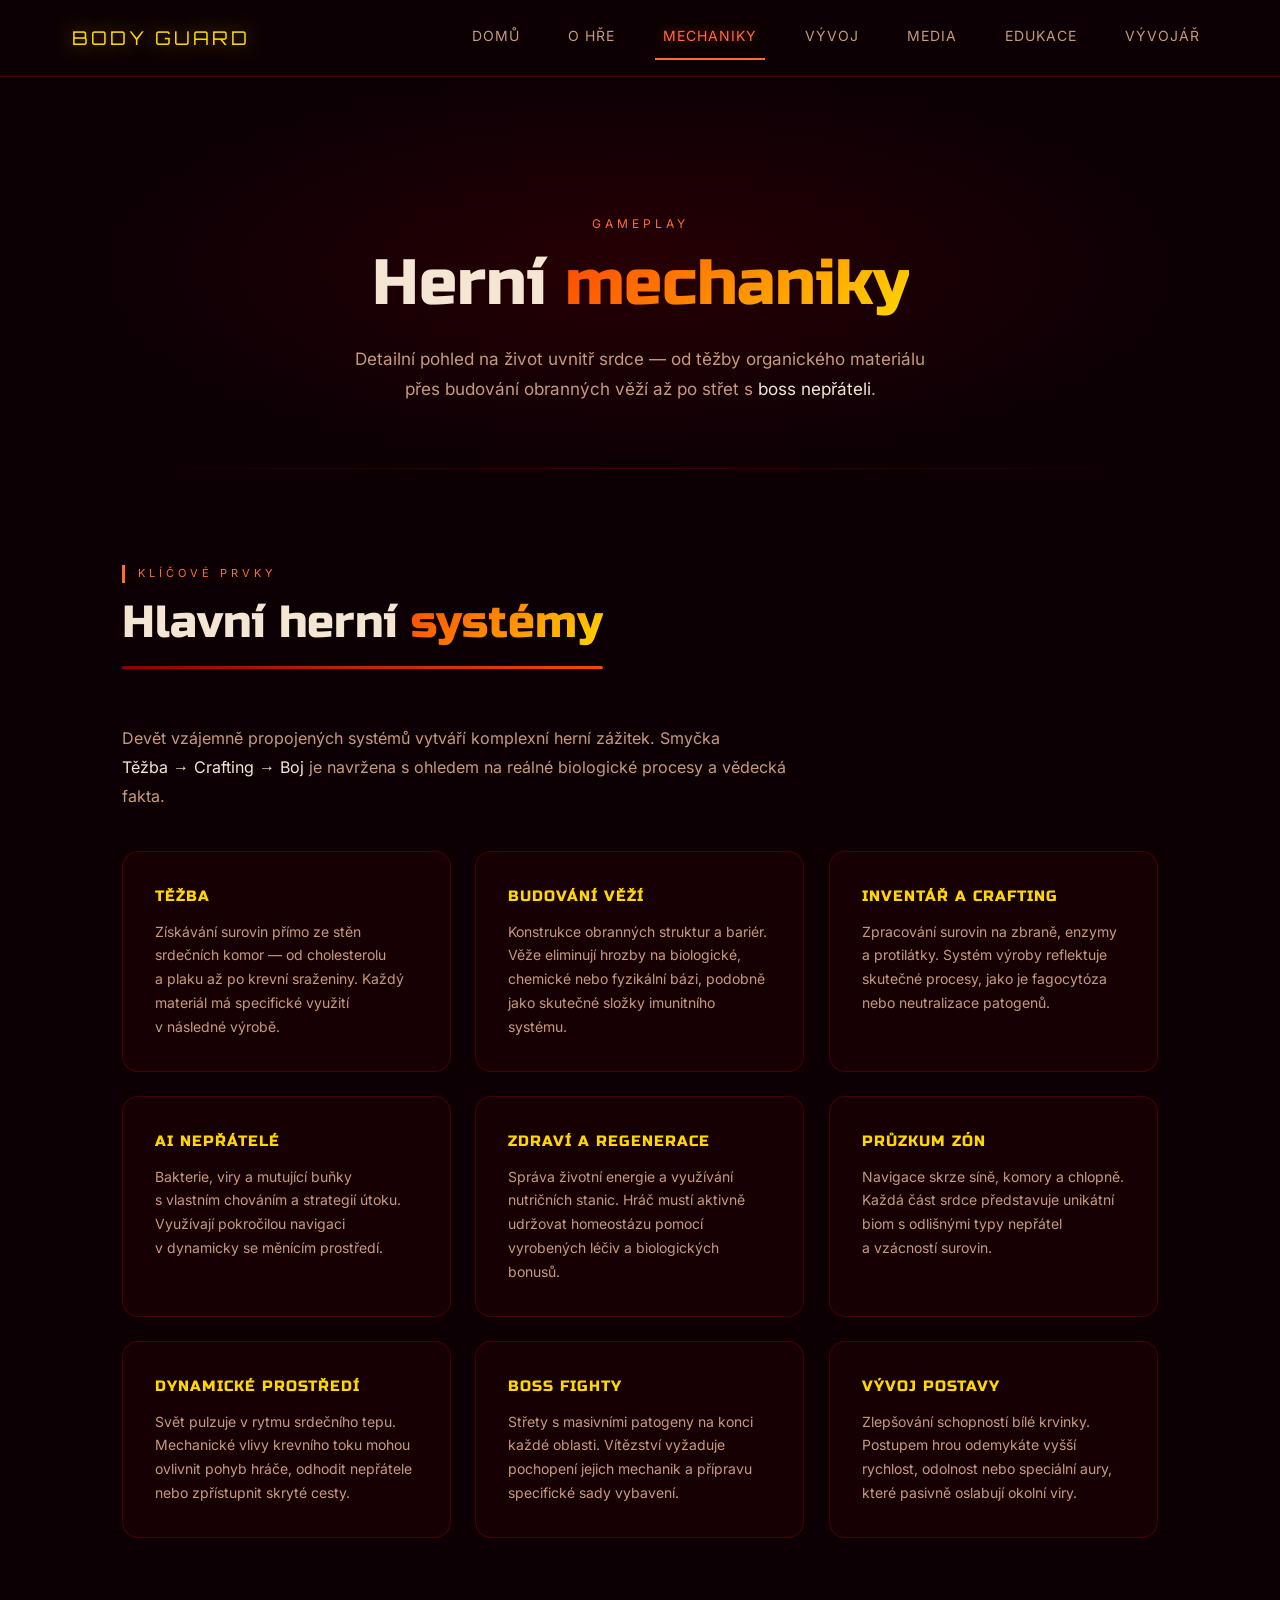
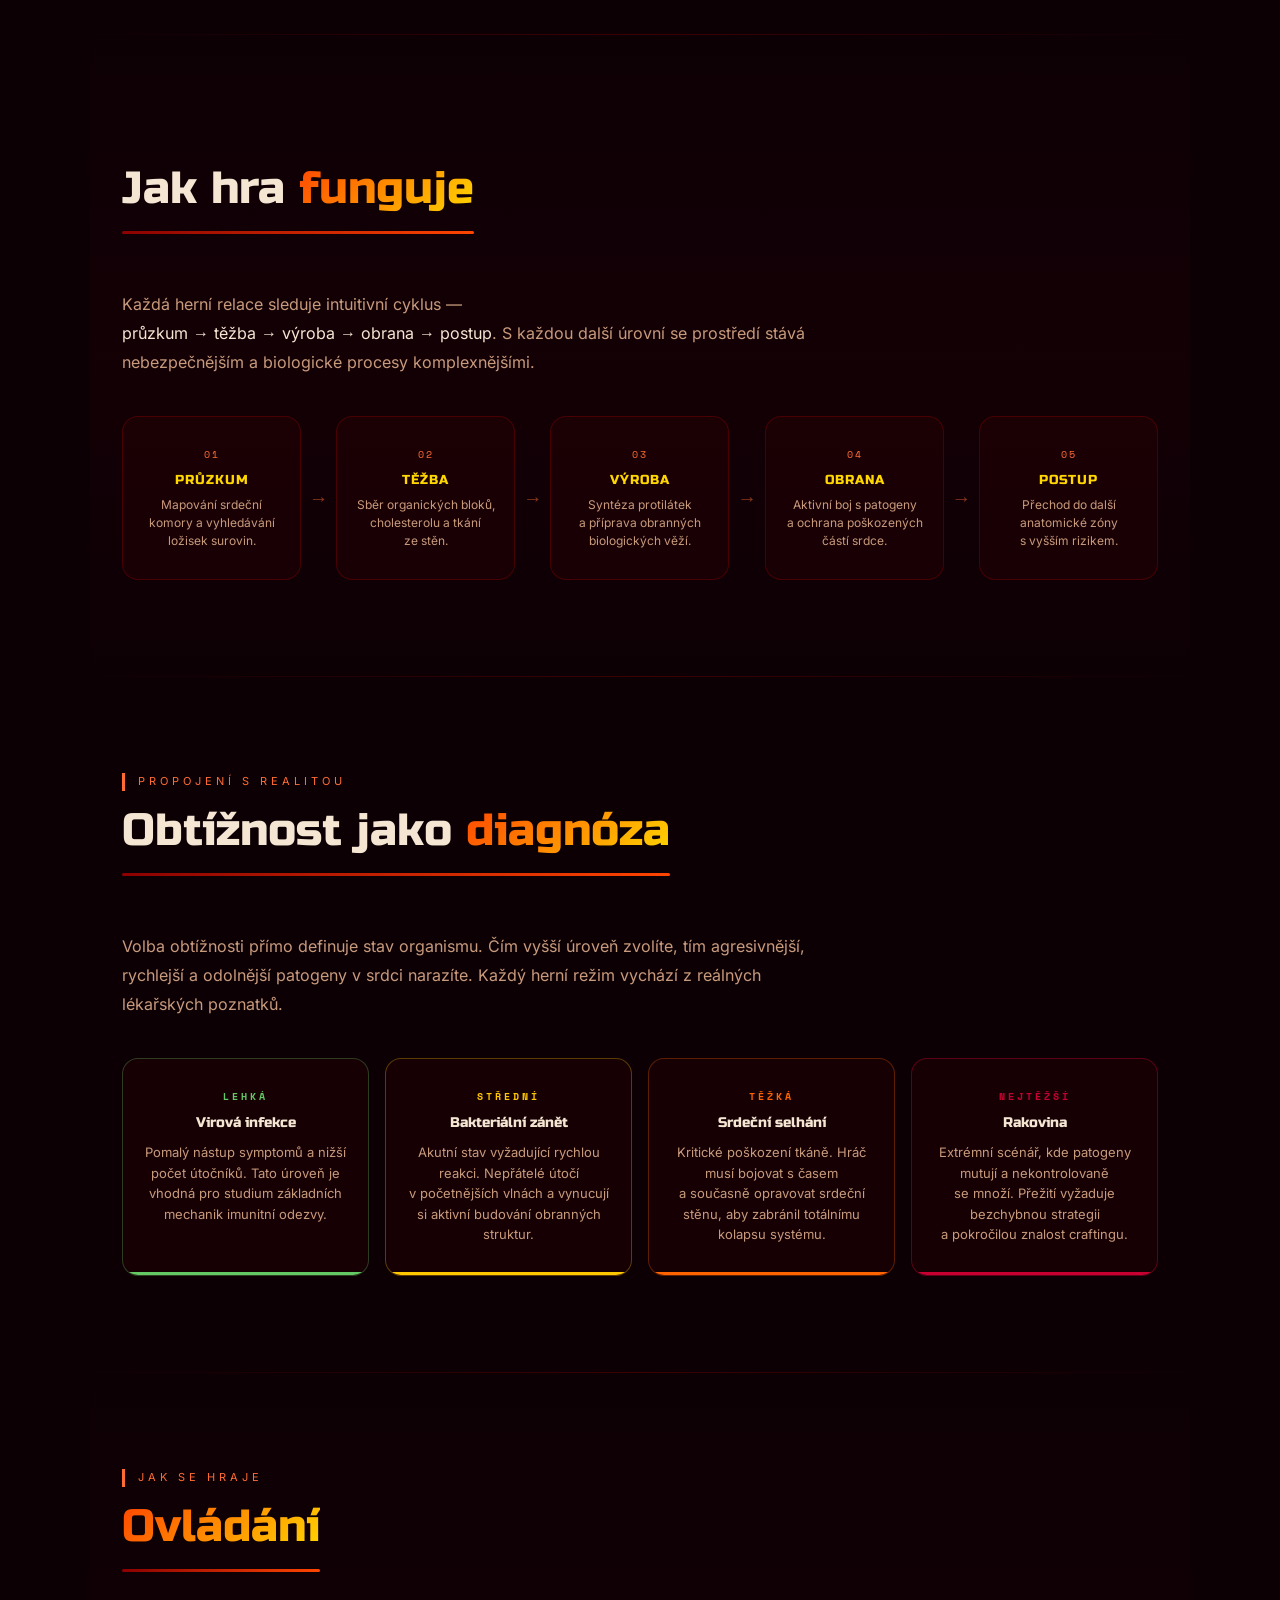
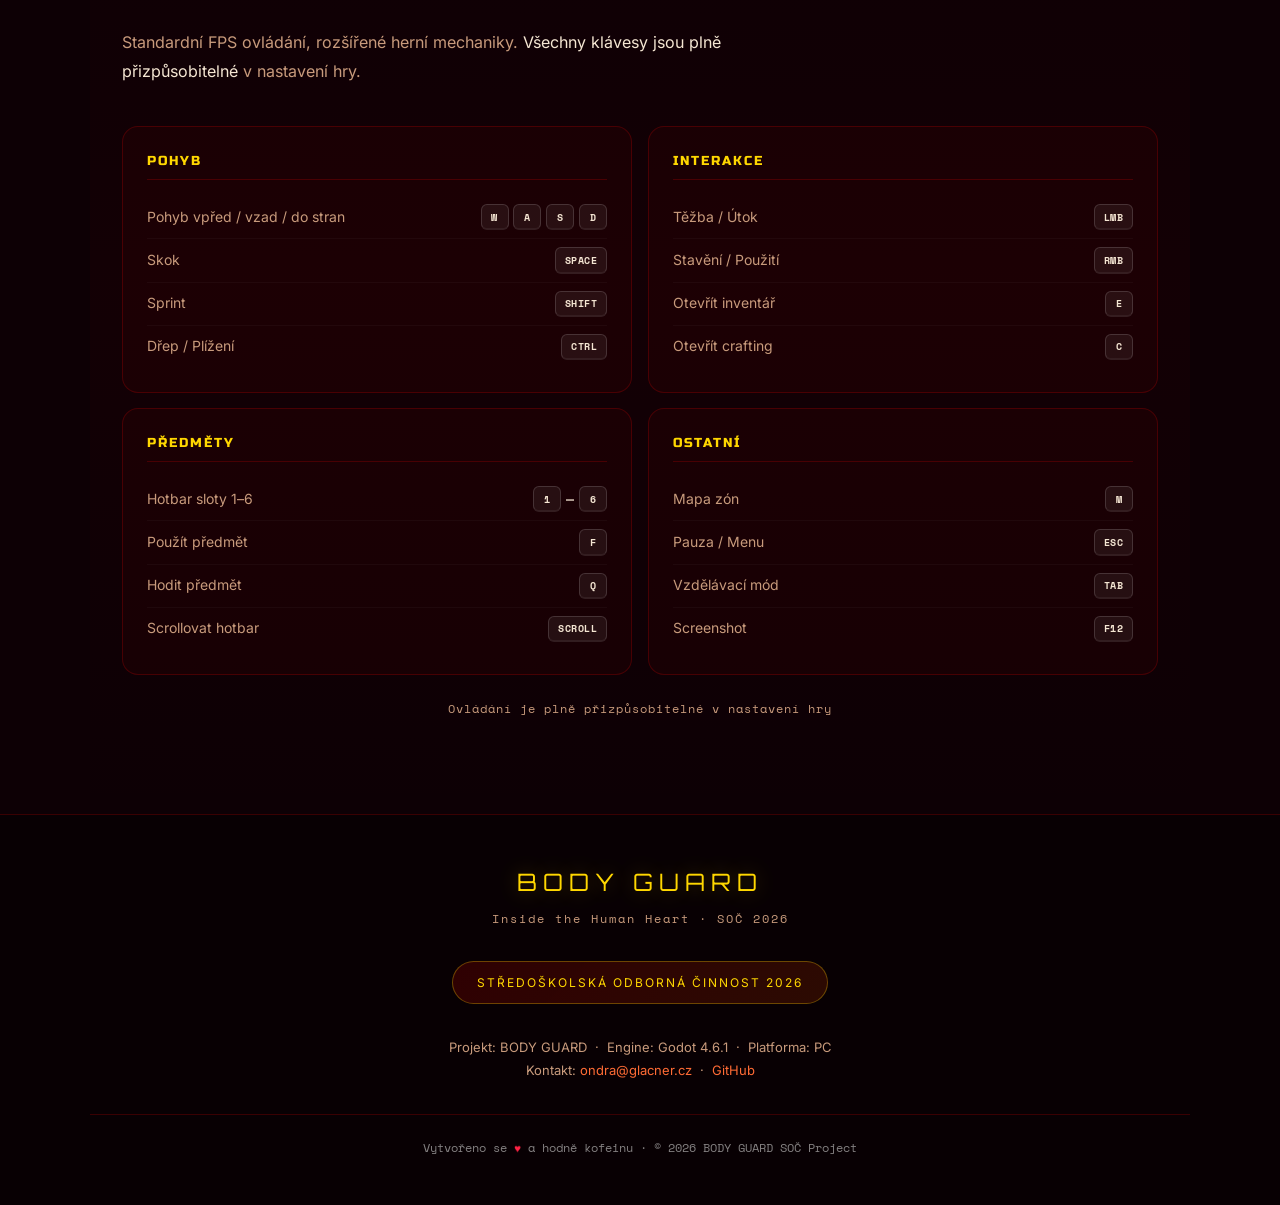
<file: mechaniky.html>
<!DOCTYPE html>
<html lang="cs">
<head>
  <meta charset="UTF-8" />
  <meta name="viewport" content="width=device-width, initial-scale=1.0" />
  <meta name="theme-color" content="#0D0005" />
  <meta name="color-scheme" content="dark" />
  
  <!-- ═══════════════════════════════
       TITLE & DESCRIPTION — SPECIFICKÉ PRO TUTO STRÁNKU
  ═══════════════════════════════ -->
  <title>Mechaniky — BODY GUARD | Herní Systémy</title>
  <meta name="description" content="Přehled herních mechanik hry BODY GUARD — těžba, budování věží, crafting, AI nepřátelé, boss fighty a unikátní systém obtížnosti. Naučte se, jak se hra hraje." />
  <meta name="robots" content="index, follow" />
  
  <!-- Canonical — SPECIFICKÉ PRO TUTO STRÁNKU -->
  <link rel="canonical" href="https://body-guard-soc.cz/mechaniky.html" />

  <!-- ═══════════════════════════════
       SOCIÁLNÍ SÍTĚ — SPECIFICKÉ PRO TUTO STRÁNKU
  ═══════════════════════════════ -->
  <meta property="og:title" content="Mechaniky — BODY GUARD | Herní Systémy" />
  <meta property="og:description" content="Jak se BODY GUARD hraje — těžba, věže, crafting, AI nepřátelé a boss fighty. Plný přehled herních mechanik." />
  <meta property="og:type" content="website" />
  <meta property="og:url" content="https://body-guard-soc.cz/mechaniky.html" />
  <meta property="og:image" content="https://body-guard-soc.cz/og-image.png" />
  <meta property="og:locale" content="cs_CZ" />

  <!-- Twitter Card -->
  <meta name="twitter:card" content="summary_large_image" />
  <meta name="twitter:title" content="Mechaniky — BODY GUARD | Herní Systémy" />
  <meta name="twitter:description" content="Podrobný přehled herních mechanik — těžba, crafting, AI a boss fighty v srdci." />
  <meta name="twitter:image" content="https://body-guard-soc.cz/og-image.png" />

  <!-- SEO Meta -->
  <meta name="author" content="Ondra Glacner" />
  <meta name="keywords" content="mechaniky, hra, těžba, crafting, AI nepřátelé, věže, obtížnost, gameplay" />

  <!-- ═══════════════════════════════
       OPTIMALIZACE
  ═══════════════════════════════ -->
  <link rel="dns-prefetch" href="https://github.com" />
  <link rel="dns-prefetch" href="https://www.googletagmanager.com" />
  <link rel="preconnect" href="https://fonts.googleapis.com" />

  <!-- ═══════════════════════════════
       KRITICKÉ FONTY — PRELOAD (bez CLS)
  ═══════════════════════════════ -->
  <link rel="preload" 
        href="fonts/subset-RussoOne-Regular.woff2"  
        as="font" 
        type="font/woff2" 
        crossorigin="anonymous" />
  
  <link rel="preload" 
        href="fonts/Orbitron-Regular.woff2"         
        as="font" 
        type="font/woff2" 
        crossorigin="anonymous" />
  
  <link rel="preload" 
        href="fonts/subset-Inter-Regular.woff2"     
        as="font" 
        type="font/woff2" 
        crossorigin="anonymous" />
  
  <link rel="preload" 
        href="fonts/subset-SpaceMono-Regular.woff2" 
        as="font" 
        type="font/woff2" 
        crossorigin="anonymous" />
  
  <link rel="preload" 
        href="fonts/subset-SpaceMono-Bold.woff2"    
        as="font" 
        type="font/woff2" 
        crossorigin="anonymous" />

  <!-- FAVICON -->
  <link rel="icon" href="data:image/svg+xml,%3Csvg xmlns='http://www.w3.org/2000/svg' viewBox='0 0 100 100'%3E%3Ctext y='.9em' font-size='90'%3E🫀%3C/text%3E%3C/svg%3E" />
  <link rel="apple-touch-icon" href="data:image/svg+xml,%3Csvg xmlns='http://www.w3.org/2000/svg' viewBox='0 0 180 180'%3E%3Ctext y='1em' font-size='160'%3E🫀%3C/text%3E%3C/svg%3E" />

  <!-- ═══════════════════════════════
       STRUKTUROVANÁ DATA (Schema.org JSON-LD)
  ═══════════════════════════════ -->
  
  <!-- WebSite — domovská stránka webu -->
  <script type="application/ld+json">
  {
    "@context": "https://schema.org",
    "@type": "WebSite",
    "name": "BODY GUARD",
    "url": "https://body-guard-soc.cz",
    "description": "BODY GUARD je interaktivní 3D hra o imunitním systému. Projekt Středoškolské odborné činnosti 2026.",
    "inLanguage": "cs",
    "creator": {
      "@type": "Person",
      "name": "Ondra Glacner"
    }
  }
  </script>

  <!-- WebPage — specifická stránka -->
  <script type="application/ld+json">
  {
    "@context": "https://schema.org",
    "@type": "WebPage",
    "name": "Mechaniky — BODY GUARD",
    "url": "https://body-guard-soc.cz/mechaniky.html",
    "description": "Herní mechaniky BODY GUARD — těžba, budování věží, crafting, AI nepřátelé a boss fighty.",
    "inLanguage": "cs",
    "isPartOf": {
      "@type": "WebSite",
      "name": "BODY GUARD",
      "url": "https://body-guard-soc.cz"
    }
  }
  </script>

  <!-- VideoGame — hra jako schema -->
  <script type="application/ld+json">
  {
    "@context": "https://schema.org",
    "@type": "VideoGame",
    "name": "BODY GUARD",
    "url": "https://body-guard-soc.cz/mechaniky.html",
    "description": "3D voxel hra odehrávající se uvnitř lidského srdce s mechaniky těžby, craftingu a boje s AI nepřáteli.",
    "gameplayMode": ["SinglePlayer"],
    "gamePlatform": "PC",
    "applicationCategory": "GameApplication",
    "inLanguage": "cs",
    "author": {
      "@type": "Person",
      "name": "Ondra Glacner"
    },
    "featureList": [
      "Mining System",
      "Tower Building",
      "Crafting System",
      "AI Enemies",
      "Boss Fights",
      "Difficulty Modes",
      "Educational Mode",
      "Health & Healing"
    ]
  }
  </script>

  <!-- CSS — bez inline, pro lepší caching -->
  <link rel="stylesheet" href="CSS/style.css" />

  <!-- Google tag (gtag.js) -->
<script async src="https://www.googletagmanager.com/gtag/js?id=G-M93DP1PBF1"></script>
<script>
  window.dataLayer = window.dataLayer || [];
  function gtag(){dataLayer.push(arguments);}
  gtag('js', new Date());

  gtag('config', 'G-M93DP1PBF1');
</script>

</head>

<body>

  <!-- ═══════════════════════════════
       ♿ SKIP-TO-CONTENT — WCAG 2.2 AA
  ═══════════════════════════════ -->
  <a href="#main-content"
     class="skip-to-main"
     style="
       position: absolute;
       top: -100%;
       left: 1rem;
       background: var(--accent);
       color: #000;
       padding: 0.5rem 1rem;
       border-radius: 4px;
       font-family: var(--font-mono);
       font-size: 0.85rem;
       font-weight: 700;
       z-index: 9999;
       text-decoration: none;
       transition: top 0.2s ease;
     "
     onfocus="this.style.top='1rem'"
     onblur="this.style.top='-100%'"
  >Přeskočit na&nbsp;obsah</a>

  <!-- ═══════════════════════════════
       HEADER s&nbsp;NAVIGACÍ — F-PATTERN (top bar)
  ═══════════════════════════════ -->
  <header class="site-header" id="siteHeader" aria-label="Hlavička webu">
    <div class="site-header__inner">

      <!-- Logo / Home link -->
      <a href="index.html" 
         class="site-header__logo" 
         aria-label="BODY GUARD — Domů"
         title="BODY GUARD — Domů">
        BODY GUARD
      </a>

      <!-- Primární navigace — F-PATTERN (7 položek) -->
      <nav class="site-nav" 
           id="siteNav" 
           aria-label="Hlavní navigace">
        <ul class="site-nav__list">
          <li class="site-nav__item">
            <a href="index.html" 
               class="site-nav__link" 
               title="Domů">
              Domů
            </a>
          </li>

          <li class="site-nav__item">
            <a href="o-hre.html" 
               class="site-nav__link"
               title="Přečti si více o hře">
              O&nbsp;hře
            </a>
          </li>

          <li class="site-nav__item">
            <a href="mechaniky.html" 
               class="site-nav__link site-nav__link--active"
               aria-current="page"
               title="Jak se hra hraje">
              Mechaniky
            </a>
          </li>

          <li class="site-nav__item">
            <a href="vyvoj.html" 
               class="site-nav__link"
               title="Stav vývoje projektu">
              Vývoj
            </a>
          </li>

          <li class="site-nav__item">
            <a href="media.html" 
               class="site-nav__link"
               title="Screenshoty a videa">
              Media
            </a>
          </li>

          <li class="site-nav__item">
            <a href="edukace.html" 
               class="site-nav__link"
               title="Vzdělávací aspekt hry">
              Edukace
            </a>
          </li>

          <li class="site-nav__item">
            <a href="vyvojar.html" 
               class="site-nav__link"
               title="Informace o vývojáři">
              Vývojář
            </a>
          </li>
        </ul>
      </nav>

      <!-- ♿ Hamburger menu — 44x44px minimum -->
      <button class="hamburger"
              id="hamburger"
              type="button"
              aria-controls="siteNav"
              aria-expanded="false"
              aria-label="Otevřít navigační menu">
        <span class="hamburger__line" aria-hidden="true"></span>
        <span class="hamburger__line" aria-hidden="true"></span>
        <span class="hamburger__line" aria-hidden="true"></span>
      </button>

    </div>
  </header>

  <!-- ═══════════════════════════════
       HLAVNÍ OBSAH — Z-PATTERN
  ═══════════════════════════════ -->
  <main class="site-main" id="main-content" tabindex="-1" aria-label="Hlavní obsah webu">

    <!-- ─────────────────────────────
         PAGE HERO — Z-PATTERN
    ───────────────────────────────── -->
    <section class="page-hero" 
             aria-labelledby="page-title">

      <p class="page-hero__eyebrow">
        Gameplay
      </p>

      <h1 class="page-hero__title" id="page-title">
        Herní <span class="highlight">mechaniky</span>
      </h1>

      <p class="page-hero__description">
        Detailní pohled na&nbsp;život uvnitř srdce&nbsp;— od&nbsp;těžby organického materiálu 
        přes budování obranných věží až&nbsp;po&nbsp;střet s&nbsp;<strong>boss nepřáteli</strong>.
      </p>
    </section>

    <hr class="section-separator" aria-hidden="true" />

    <!-- ─────────────────────────────
         1. HERNÍ SYSTÉMY — F-PATTERN
    ───────────────────────────────── -->
    <section class="page-section" 
             aria-labelledby="systems-title" 
             aria-label="Přehled herních systémů">

      <span class="section-label reveal">Klíčové prvky</span>

      <div class="section-title-wrap">
        <h2 class="section-title reveal" id="systems-title">
          Hlavní herní <span class="section-title__highlight">systémy</span>
        </h2>
        <hr class="section-divider reveal" role="presentation" />
      </div>

      <p class="section-intro reveal">
        Devět vzájemně propojených systémů vytváří komplexní herní zážitek. 
        Smyčka <strong>Těžba&nbsp;→&nbsp;Crafting&nbsp;→&nbsp;Boj</strong> 
        je&nbsp;navržena s&nbsp;ohledem na&nbsp;reálné biologické procesy a&nbsp;vědecká fakta.
      </p>

      <ul class="features-grid" aria-label="Přehled herních systémů">

        <li class="card card--lined reveal">
          <h3 class="card__title">Těžba</h3>
          <p class="card__text">
            Získávání surovin přímo ze&nbsp;stěn srdečních komor&nbsp;— od&nbsp;cholesterolu a&nbsp;plaku 
            až&nbsp;po&nbsp;krevní sraženiny. Každý materiál má&nbsp;specifické využití v&nbsp;následné výrobě.
          </p>
        </li>

        <li class="card card--lined reveal">
          <h3 class="card__title">Budování věží</h3>
          <p class="card__text">
            Konstrukce obranných struktur a&nbsp;bariér. Věže eliminují hrozby na&nbsp;biologické, 
            chemické nebo fyzikální bázi, podobně jako skutečné složky imunitního systému.
          </p>
        </li>

        <li class="card card--lined reveal">
          <h3 class="card__title">Inventář a&nbsp;crafting</h3>
          <p class="card__text">
            Zpracování surovin na&nbsp;zbraně, enzymy a&nbsp;protilátky. Systém výroby reflektuje 
            skutečné procesy, jako je&nbsp;fagocytóza nebo neutralizace patogenů.
          </p>
        </li>

        <li class="card card--lined reveal">
          <h3 class="card__title">AI Nepřátelé</h3>
          <p class="card__text">
            Bakterie, viry a&nbsp;mutující buňky s&nbsp;vlastním chováním a&nbsp;strategií útoku. 
            Využívají pokročilou navigaci v&nbsp;dynamicky se&nbsp;měnícím prostředí.
          </p>
        </li>

        <li class="card card--lined reveal">
          <h3 class="card__title">Zdraví a&nbsp;regenerace</h3>
          <p class="card__text">
            Správa životní energie a&nbsp;využívání nutričních stanic. Hráč mustí aktivně 
            udržovat homeostázu pomocí vyrobených léčiv a&nbsp;biologických bonusů.
          </p>
        </li>

        <li class="card card--lined reveal">
          <h3 class="card__title">Průzkum zón</h3>
          <p class="card__text">
            Navigace skrze síně, komory a&nbsp;chlopně. Každá část srdce představuje 
            unikátní biom s&nbsp;odlišnými typy nepřátel a&nbsp;vzácností surovin.
          </p>
        </li>

        <li class="card card--lined reveal">
          <h3 class="card__title">Dynamické prostředí</h3>
          <p class="card__text">
            Svět pulzuje v&nbsp;rytmu srdečního tepu. Mechanické vlivy krevního toku mohou 
            ovlivnit pohyb hráče, odhodit nepřátele nebo zpřístupnit skryté cesty.
          </p>
        </li>

        <li class="card card--lined reveal">
          <h3 class="card__title">Boss fighty</h3>
          <p class="card__text">
            Střety s&nbsp;masivními patogeny na&nbsp;konci každé oblasti. Vítězství vyžaduje 
            pochopení jejich mechanik a&nbsp;přípravu specifické sady vybavení.
          </p>
        </li>

        <li class="card card--lined reveal">
          <h3 class="card__title">Vývoj postavy</h3>
          <p class="card__text">
            Zlepšování schopností bílé krvinky. Postupem hrou odemykáte vyšší rychlost, 
            odolnost nebo speciální aury, které pasivně oslabují okolní viry.
          </p>
        </li>

      </ul>
    </section>

    <hr class="section-separator" aria-hidden="true" />

    <!-- ─────────────────────────────
         2. GAME LOOP — F-PATTERN (horizontální varianta)
    ───────────────────────────────── -->
    <section class="page-section page-section--tinted" 
             aria-labelledby="loop-title" 
             aria-label="Herní smyčka">

      <span class="section-label reveal">Core Loop</span>
      
      <div class="section-title-wrap">
        <h2 class="section-title reveal" id="loop-title">
          Jak hra <span class="section-title__highlight">funguje</span>
        </h2>
        <hr class="section-divider reveal" role="presentation" />
      </div>

      <p class="section-intro reveal">
        Každá herní relace sleduje intuitivní cyklus&nbsp;— 
        <strong>průzkum&nbsp;→&nbsp;těžba&nbsp;→&nbsp;výroba&nbsp;→&nbsp;obrana&nbsp;→&nbsp;postup</strong>. 
        S&nbsp;každou další úrovní se&nbsp;prostředí stává nebezpečnějším a&nbsp;biologické procesy komplexnějšími.
      </p>

      <ol class="loop-grid reveal" aria-label="Herní smyčka — 5 kroků">

        <li class="loop-step">
          <span class="loop-step__number" aria-hidden="true">01</span>
          <span class="loop-step__icon" aria-hidden="true"></span>
          <h3 class="loop-step__title">Průzkum</h3>
          <p class="loop-step__desc">Mapování srdeční komory a&nbsp;vyhledávání ložisek surovin.</p>
        </li>

        <li class="loop-arrow" aria-hidden="true">→</li>

        <li class="loop-step">
          <span class="loop-step__number" aria-hidden="true">02</span>
          <span class="loop-step__icon" aria-hidden="true"></span>
          <h3 class="loop-step__title">Těžba</h3>
          <p class="loop-step__desc">Sběr organických bloků, cholesterolu a&nbsp;tkání ze&nbsp;stěn.</p>
        </li>

        <li class="loop-arrow" aria-hidden="true">→</li>

        <li class="loop-step">
          <span class="loop-step__number" aria-hidden="true">03</span>
          <span class="loop-step__icon" aria-hidden="true"></span>
          <h3 class="loop-step__title">Výroba</h3>
          <p class="loop-step__desc">Syntéza protilátek a&nbsp;příprava obranných biologických věží.</p>
        </li>

        <li class="loop-arrow" aria-hidden="true">→</li>

        <li class="loop-step">
          <span class="loop-step__number" aria-hidden="true">04</span>
          <span class="loop-step__icon" aria-hidden="true"></span>
          <h3 class="loop-step__title">Obrana</h3>
          <p class="loop-step__desc">Aktivní boj s&nbsp;patogeny a&nbsp;ochrana poškozených částí srdce.</p>
        </li>

        <li class="loop-arrow" aria-hidden="true">→</li>

        <li class="loop-step">
          <span class="loop-step__number" aria-hidden="true">05</span>
          <span class="loop-step__icon" aria-hidden="true"></span>
          <h3 class="loop-step__title">Postup</h3>
          <p class="loop-step__desc">Přechod do&nbsp;další anatomické zóny s&nbsp;vyšším rizikem.</p>
        </li>

      </ol>
    </section>

    <hr class="section-separator" aria-hidden="true" />

    <!-- ─────────────────────────────
         3. OBTÍŽNOST = NEMOC — Z-PATTERN
    ───────────────────────────────── -->
    <section class="page-section" 
             aria-labelledby="difficulty-title" 
             aria-label="Úrovně obtížnosti">

      <span class="section-label reveal">Propojení s&nbsp;realitou</span>

      <div class="section-title-wrap">
        <h2 class="section-title reveal" id="difficulty-title">
          Obtížnost jako <span class="section-title__highlight">diagnóza</span>
        </h2>
        <hr class="section-divider reveal" role="presentation" />
      </div>

      <p class="section-intro reveal">
        Volba obtížnosti přímo definuje stav organismu. Čím vyšší úroveň zvolíte, 
        tím agresivnější, rychlejší a&nbsp;odolnější patogeny v&nbsp;srdci narazíte. 
        Každý herní režim vychází z&nbsp;reálných lékařských poznatků.
      </p>

      <ul class="difficulty-grid reveal" aria-label="Úrovně obtížnosti">

        <li class="diff-card diff-card--easy">
          <span class="diff-card__status-indicator" aria-hidden="true"></span>
          <span class="diff-card__level">Lehká</span>
          <h3 class="diff-card__disease">Virová infekce</h3>
          <p class="diff-card__desc">
            Pomalý nástup symptomů a&nbsp;nižší počet útočníků. Tato úroveň je 
            vhodná pro&nbsp;studium základních mechanik imunitní odezvy.
          </p>
        </li>

        <li class="diff-card diff-card--medium">
          <span class="diff-card__status-indicator" aria-hidden="true"></span>
          <span class="diff-card__level">Střední</span>
          <h3 class="diff-card__disease">Bakteriální zánět</h3>
          <p class="diff-card__desc">
            Akutní stav vyžadující rychlou reakci. Nepřátelé útočí v&nbsp;početnějších 
            vlnách a&nbsp;vynucují si&nbsp;aktivní budování obranných struktur.
          </p>
        </li>

        <li class="diff-card diff-card--hard">
          <span class="diff-card__status-indicator" aria-hidden="true"></span>
          <span class="diff-card__level">Těžká</span>
          <h3 class="diff-card__disease">Srdeční selhání</h3>
          <p class="diff-card__desc">
            Kritické poškození tkáně. Hráč musí bojovat s&nbsp;časem a&nbsp;současně 
            opravovat srdeční stěnu, aby zabránil totálnímu kolapsu systému.
          </p>
        </li>

        <li class="diff-card diff-card--extreme">
          <span class="diff-card__status-indicator" aria-hidden="true"></span>
          <span class="diff-card__level">Nejtěžší</span>
          <h3 class="diff-card__disease">Rakovina</h3>
          <p class="diff-card__desc">
            Extrémní scénář, kde patogeny mutují a&nbsp;nekontrolovaně se&nbsp;množí. 
            Přežití vyžaduje bezchybnou strategii a&nbsp;pokročilou znalost craftingu.
          </p>
        </li>

      </ul>
    </section>

    <hr class="section-separator" aria-hidden="true" />

    <!-- ─────────────────────────────
         4. OVLÁDÁNÍ — F-PATTERN
    ───────────────────────────────── -->
    <section class="page-section page-section--tinted" 
             aria-labelledby="controls-title"
             aria-label="Ovládání hry">

      <span class="section-label reveal">Jak se&nbsp;hraje</span>
      <div class="section-title-wrap">
        <h2 class="section-title reveal" id="controls-title">
          <span class="section-title__highlight">Ovládání</span>
        </h2>
        <hr class="section-divider reveal" role="presentation" />
      </div>
      
      <p class="section-intro reveal">
        Standardní FPS ovládání, rozšířené&nbsp;herní mechaniky.
        <strong>Všechny klávesy jsou plně přizpůsobitelné</strong>
        v&nbsp;nastavení hry.
      </p>

      <div class="controls-grid">

        <div class="controls-group reveal">
          <h3 class="controls-group__title">Pohyb</h3>
          <dl class="control-list">

            <div class="control-row">
              <span class="control-row__action">Pohyb vpřed / vzad / do&nbsp;stran</span>
              <span class="control-row__key">
                <kbd class="key">W</kbd>
                <kbd class="key">A</kbd>
                <kbd class="key">S</kbd>
                <kbd class="key">D</kbd>
              </span>
            </div>

            <div class="control-row">
              <span class="control-row__action">Skok</span>
              <span class="control-row__key"><kbd class="key">SPACE</kbd></span>
            </div>

            <div class="control-row">
              <span class="control-row__action">Sprint</span>
              <span class="control-row__key"><kbd class="key">SHIFT</kbd></span>
            </div>

            <div class="control-row">
              <span class="control-row__action">Dřep / Plížení</span>
              <span class="control-row__key"><kbd class="key">CTRL</kbd></span>
            </div>

          </dl>
        </div>

        <div class="controls-group reveal">
          <h3 class="controls-group__title">Interakce</h3>
          <dl class="control-list">

            <div class="control-row">
              <span class="control-row__action">Těžba / Útok</span>
              <span class="control-row__key"><kbd class="key">LMB</kbd></span>
            </div>

            <div class="control-row">
              <span class="control-row__action">Stavění / Použití</span>
              <span class="control-row__key"><kbd class="key">RMB</kbd></span>
            </div>

            <div class="control-row">
              <span class="control-row__action">Otevřít inventář</span>
              <span class="control-row__key"><kbd class="key">E</kbd></span>
            </div>

            <div class="control-row">
              <span class="control-row__action">Otevřít crafting</span>
              <span class="control-row__key"><kbd class="key">C</kbd></span>
            </div>

          </dl>
        </div>

        <div class="controls-group reveal">
          <h3 class="controls-group__title">Předměty</h3>
          <dl class="control-list">

            <div class="control-row">
              <span class="control-row__action">Hotbar sloty 1–6</span>
              <span class="control-row__key">
                <kbd class="key">1</kbd>–<kbd class="key">6</kbd>
              </span>
            </div>

            <div class="control-row">
              <span class="control-row__action">Použít předmět</span>
              <span class="control-row__key"><kbd class="key">F</kbd></span>
            </div>

            <div class="control-row">
              <span class="control-row__action">Hodit předmět</span>
              <span class="control-row__key"><kbd class="key">Q</kbd></span>
            </div>

            <div class="control-row">
              <span class="control-row__action">Scrollovat hotbar</span>
              <span class="control-row__key"><kbd class="key">SCROLL</kbd></span>
            </div>

          </dl>
        </div>

        <div class="controls-group reveal">
          <h3 class="controls-group__title">Ostatní</h3>
          <dl class="control-list">

            <div class="control-row">
              <span class="control-row__action">Mapa zón</span>
              <span class="control-row__key"><kbd class="key">M</kbd></span>
            </div>

            <div class="control-row">
              <span class="control-row__action">Pauza / Menu</span>
              <span class="control-row__key"><kbd class="key">ESC</kbd></span>
            </div>

            <div class="control-row">
              <span class="control-row__action">Vzdělávací mód</span>
              <span class="control-row__key"><kbd class="key">TAB</kbd></span>
            </div>

            <div class="control-row">
              <span class="control-row__action">Screenshot</span>
              <span class="control-row__key"><kbd class="key">F12</kbd></span>
            </div>

          </dl>
        </div>

      </div>

      <p class="controls-note reveal">
         Ovládání je&nbsp;plně přizpůsobitelné v&nbsp;nastavení hry
      </p>

    </section>

  </main>

  <!-- ═══════════════════════════════
       FOOTER — Kontaktní informace a&nbsp;copyright
  ═══════════════════════════════ -->
  <footer class="site-footer" aria-label="Patička webu">
    <div class="site-footer__inner">

      <a href="index.html" 
         class="site-footer__logo" 
         aria-label="BODY GUARD — Domů"
         title="Domů">
        BODY GUARD
      </a>

      <p class="site-footer__tagline">Inside the Human Heart · SOČ&nbsp;2026</p>

      <div class="site-footer__badge" role="note">
        <span class="site-footer__badge-text">Středoškolská Odborná Činnost 2026</span>
      </div>

      <address class="site-footer__info">
        Projekt: <strong>BODY GUARD</strong> &nbsp;·&nbsp; 
        Engine: <strong>Godot&nbsp;4.6.1</strong> &nbsp;·&nbsp; 
        Platforma: <strong>PC</strong><br />
        
        Kontakt: 
        <a href="mailto:ondra@glacner.cz" 
           title="Pošli zprávu autorovi">
          ondra@glacner.cz
        </a>
        &nbsp;·&nbsp;
        <a href="https://github.com/vas-github"
           target="_blank"
           rel="noopener noreferrer"
           title="Otevřít GitHub (nová záložka)">
          GitHub
        </a>
      </address>

      <p class="site-footer__copy">
        Vytvořeno se&nbsp;<span class="heart-beat">♥</span> a&nbsp;hodně kofeinu
        · © 2026 BODY GUARD SOČ Project
      </p>

    </div>
  </footer>

  <!-- ═══════════════════════════════
       JAVASCRIPT — defer pro non-blocking
  ═══════════════════════════════ -->
  <script src="JavaScript/script.js" defer></script>

</body>
</html>
</file>
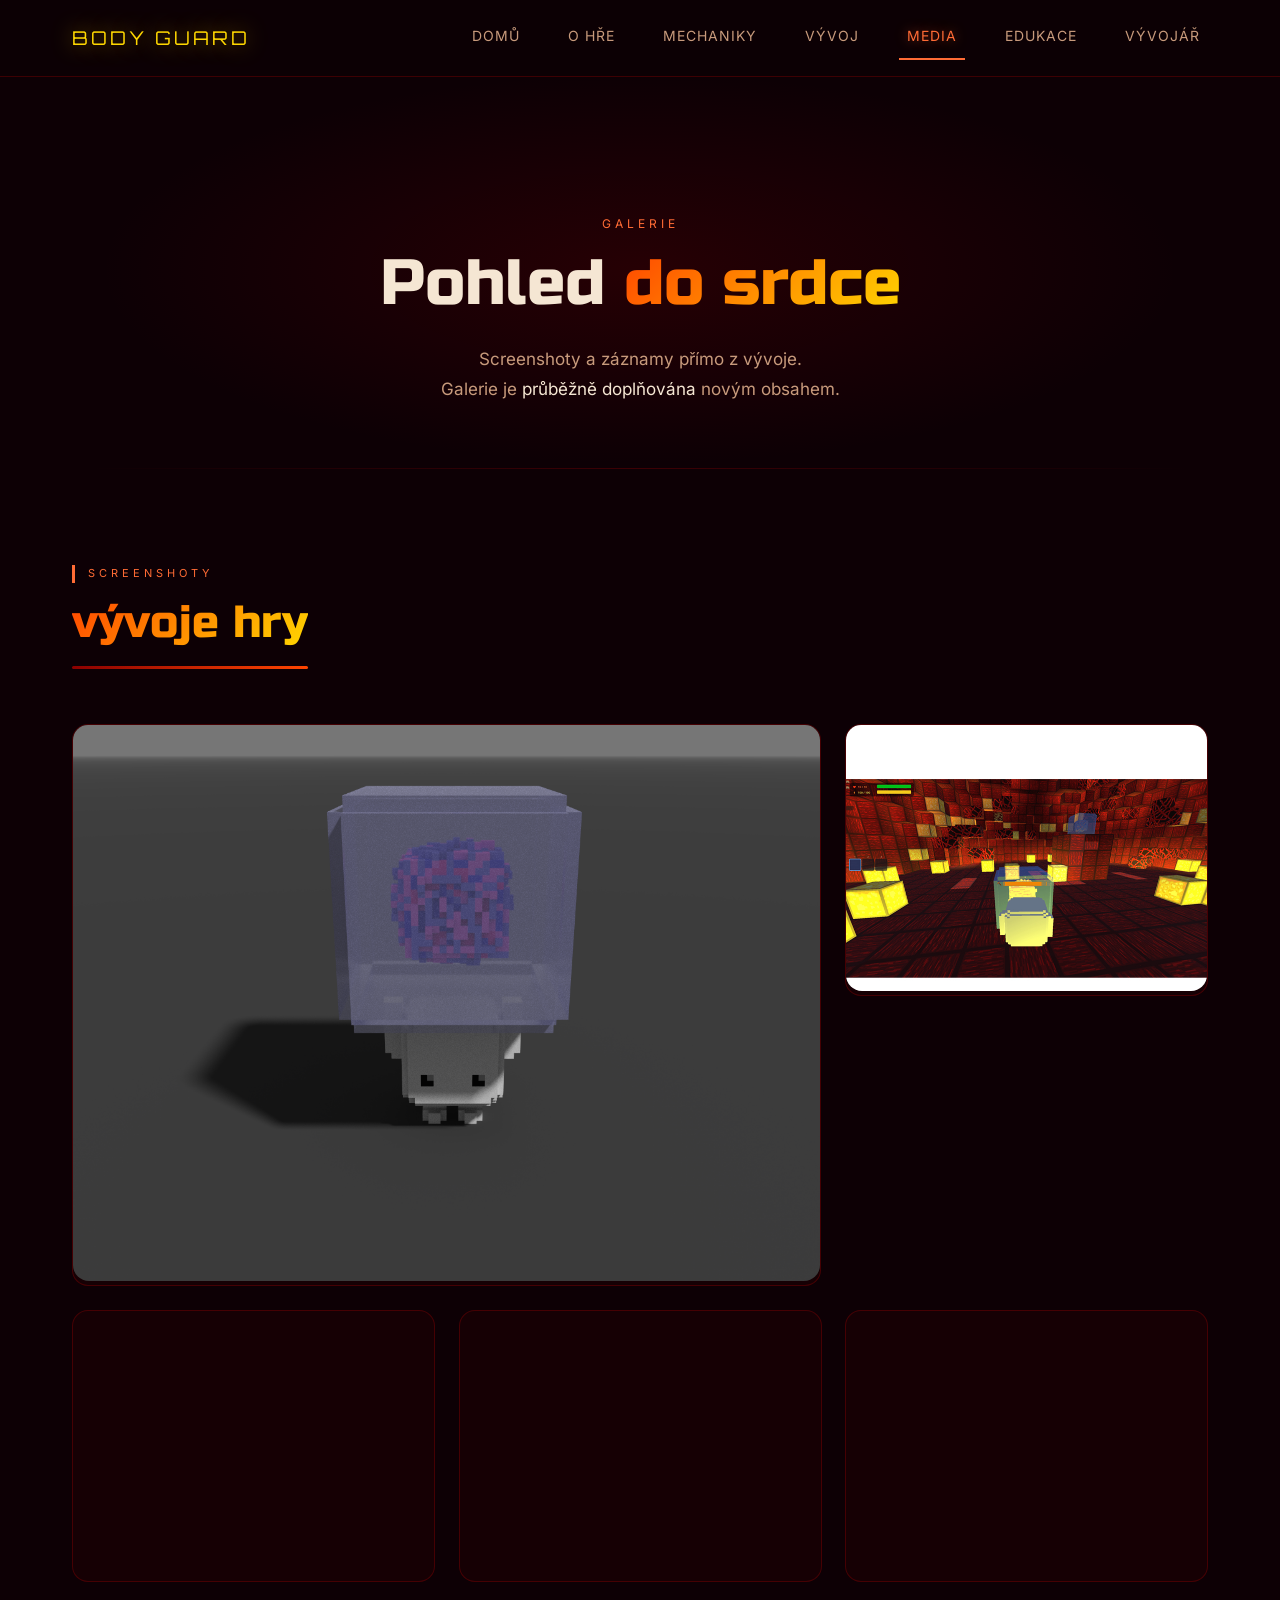
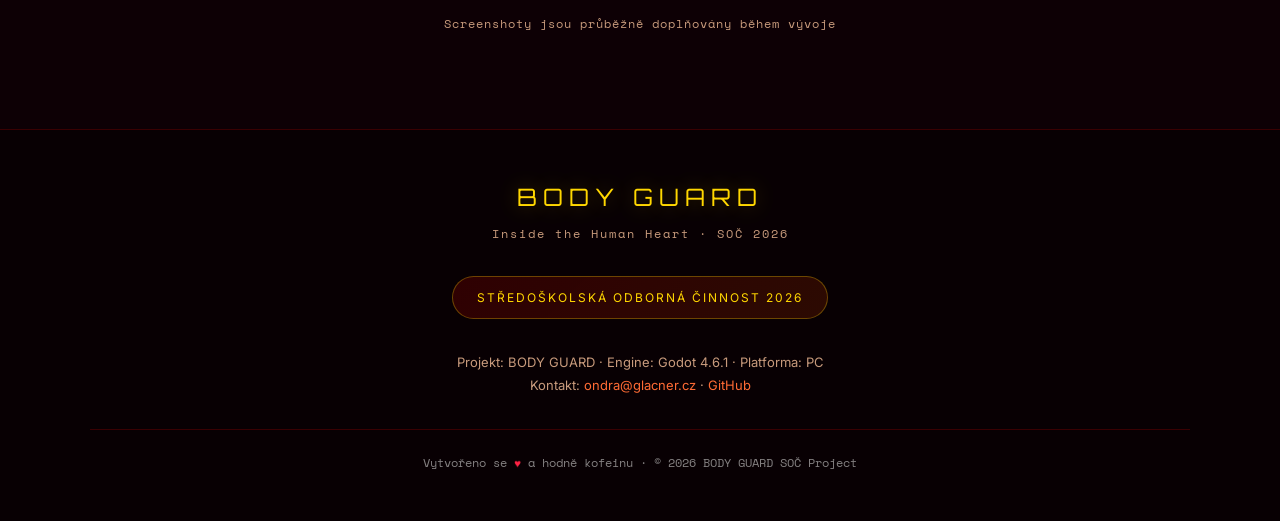
<file: media.html>
<!DOCTYPE html>
<html lang="cs">
<head>
  <meta charset="UTF-8">
  <meta name="viewport" content="width=device-width, initial-scale=1.0">
  <meta name="theme-color" content="#0D0005">
  <meta name="color-scheme" content="dark">
 
  <title>Media — BODY GUARD | Galerie &amp; Screenshoty</title>
  <meta name="description" content="Screenshoty a záznamy z vývoje hry BODY GUARD — pohled do procedurálně generované srdeční komory. Mining, AI, inventář, blood flow. Galerie je průběžně doplňována.">
  <meta name="robots" content="index, follow">
 
  <link rel="canonical" href="https://body-guard-soc.cz/media.html">
 
  <meta property="og:title" content="Media — BODY GUARD | Galerie Screenshotů">
  <meta property="og:description" content="Pohled do vývoje BODY GUARD — screenshoty ze srdeční komory, mining systém, AI nepřátelé, inventář a blood flow particly.">
  <meta property="og:type" content="website">
  <meta property="og:url" content="https://body-guard-soc.cz/media.html">
  <meta property="og:image" content="https://body-guard-soc.cz/og-image.png">
  <meta property="og:locale" content="cs_CZ">
 
  <meta name="twitter:card" content="summary_large_image">
  <meta name="twitter:title" content="Media — BODY GUARD | Galerie Screenshotů">
  <meta name="twitter:description" content="Vizuální průvodce vývojem hry — screenshoty, gameplay video a behind-the-scenes.">
  <meta name="twitter:image" content="https://body-guard-soc.cz/og-image.png">
 
  <meta name="author" content="Ondra Glacner">
  <meta name="keywords" content="media, galerie, screenshoty, gameplay, voxel, 3D, hra, vývoj">
 
  <link rel="dns-prefetch" href="https://github.com">
  <link rel="dns-prefetch" href="https://www.googletagmanager.com">
  <link rel="preconnect" href="https://fonts.googleapis.com">
 
  <link rel="preload" href="fonts/subset-RussoOne-Regular.woff2" as="font" type="font/woff2" crossorigin="anonymous">
  <link rel="preload" href="fonts/Orbitron-Regular.woff2" as="font" type="font/woff2" crossorigin="anonymous">
  <link rel="preload" href="fonts/subset-Inter-Regular.woff2" as="font" type="font/woff2" crossorigin="anonymous">
  <link rel="preload" href="fonts/subset-SpaceMono-Regular.woff2" as="font" type="font/woff2" crossorigin="anonymous">
  <link rel="preload" href="fonts/subset-SpaceMono-Bold.woff2" as="font" type="font/woff2" crossorigin="anonymous">
 
  <link rel="icon" href="data:image/svg+xml,<svg xmlns='http://www.w3.org/2000/svg' viewBox='0 0 100 100'><text y='.9em' font-size='90'>🫀</text></svg>">
  <link rel="apple-touch-icon" href="data:image/svg+xml,<svg xmlns='http://www.w3.org/2000/svg' viewBox='0 0 180 180'><text y='1em' font-size='160'>🫀</text></svg>">
 
  <script type="application/ld+json">
  {
    "@context": "https://schema.org",
    "@type": "WebSite",
    "name": "BODY GUARD",
    "url": "https://body-guard-soc.cz",
    "description": "BODY GUARD je interaktivní 3D hra o imunitním systému. Projekt Středoškolské odborné činnosti 2026.",
    "inLanguage": "cs",
    "creator": {
      "@type": "Person",
      "name": "Ondra Glacner"
    }
  }
  </script>
 
  <script type="application/ld+json">
  {
    "@context": "https://schema.org",
    "@type": "WebPage",
    "name": "Media — BODY GUARD",
    "url": "https://body-guard-soc.cz/media.html",
    "description": "Galerie screenshotů a videí z vývoje hry BODY GUARD.",
    "inLanguage": "cs",
    "isPartOf": {
      "@type": "WebSite",
      "name": "BODY GUARD",
      "url": "https://body-guard-soc.cz"
    }
  }
  </script>
 
  <script type="application/ld+json">
  {
    "@context": "https://schema.org",
    "@type": "ImageGallery",
    "name": "BODY GUARD Media Gallery",
    "description": "Galerie screenshotů z vývoje hry BODY GUARD — srdeční komora, mining, AI, inventář.",
    "url": "https://body-guard-soc.cz/media.html",
    "image": [
      {
        "@type": "ImageObject",
        "name": "Srdeční komora",
        "description": "Screenshot srdeční komory — herní prostředí uvnitř lidského srdce.",
        "url": "https://body-guard-soc.cz/images/models/makrofag/makrofag_1200.avif"
      }
    ],
    "inLanguage": "cs",
    "author": {
      "@type": "Person",
      "name": "Ondra Glacner"
    }
  }
  </script>
 
  <link rel="stylesheet" href="CSS/style.css">

  <style>
    .media-item img { cursor: pointer; transition: transform 0.2s ease; }
    .media-item img:hover { transform: scale(1.02); }
  </style>
  <!-- Google tag (gtag.js) -->
<script async src="https://www.googletagmanager.com/gtag/js?id=G-M93DP1PBF1"></script>
<script>
  window.dataLayer = window.dataLayer || [];
  function gtag(){dataLayer.push(arguments);}
  gtag('js', new Date());

  gtag('config', 'G-M93DP1PBF1');
</script>

</head>
 
<body>
 
  <a href="#main-content" 
     class="skip-to-main" 
     style="
       position: absolute;
       left: -10000px;
       top: auto;
       width: 1px;
       height: 1px;
       overflow: hidden;
       background: var(--accent);
       color: #000;
       padding: 0.5rem 1rem;
       border-radius: 4px;
       font-family: var(--font-mono);
       font-size: 0.85rem;
       font-weight: 700;
       z-index: 9999;
       text-decoration: none;
     " 
     onfocus="this.style.left='1rem'; this.style.width='auto'; this.style.height='auto'; this.style.overflow='visible';" 
     onblur="this.style.left='-10000px'; this.style.width='1px'; this.style.height='1px'; this.style.overflow='hidden';"
  >Přeskočit na obsah</a>
 
  <header class="site-header" id="siteHeader" role="banner" aria-label="Hlavička webu">
    <div class="site-header__inner">
 
      <a href="index.html" class="site-header__logo" aria-label="BODY GUARD — Domů" title="BODY GUARD — Domů">BODY GUARD</a>
 
      <nav class="site-nav" id="siteNav" role="navigation" aria-label="Hlavní navigace">
        <ul class="site-nav__list">
          <li class="site-nav__item"><a href="index.html" class="site-nav__link" title="Domů">Domů</a></li>
          <li class="site-nav__item"><a href="o-hre.html" class="site-nav__link" title="Přečti si více o hře">O hře</a></li>
          <li class="site-nav__item"><a href="mechaniky.html" class="site-nav__link" title="Jak se hra hraje">Mechaniky</a></li>
          <li class="site-nav__item"><a href="vyvoj.html" class="site-nav__link" title="Stav vývoje projektu">Vývoj</a></li>
          <li class="site-nav__item"><a href="media.html" class="site-nav__link site-nav__link--active" aria-current="page" title="Screenshoty a videa">Media</a></li>
          <li class="site-nav__item"><a href="edukace.html" class="site-nav__link" title="Vzdělávací aspekt hry">Edukace</a></li>
          <li class="site-nav__item"><a href="vyvojar.html" class="site-nav__link" title="Informace o vývojáři">Vývojář</a></li>
        </ul>
      </nav>
 
      <button class="hamburger" id="hamburger" type="button" aria-controls="siteNav" aria-expanded="false" aria-label="Otevřít navigační menu">
        <span class="hamburger__line" aria-hidden="true"></span>
        <span class="hamburger__line" aria-hidden="true"></span>
        <span class="hamburger__line" aria-hidden="true"></span>
      </button>
 
    </div>
  </header>
 
  <main class="site-main" id="main-content" role="main" tabindex="-1" aria-label="Hlavní obsah webu">
 
    <section class="page-hero" role="region" aria-labelledby="page-title" aria-label="Úvod do galerie">
      <p class="page-hero__eyebrow">Galerie</p>
      <h1 class="page-hero__title" id="page-title">Pohled <span class="highlight">do&nbsp;srdce</span></h1>
      <p class="page-hero__description">
        Screenshoty a&nbsp;záznamy přímo z&nbsp;vývoje.<br />
        Galerie je&nbsp;<strong>průběžně doplňována</strong> novým obsahem.
      </p>
    </section>
 
    <hr class="section-separator" role="separator" aria-hidden="true" />
 
    <section class="page-section page-section--wide" role="region" aria-labelledby="gallery-title" aria-label="Galerie screenshotů z vývoje">
 
      <span class="section-label reveal">Screenshoty</span>
      <div class="section-title-wrap">
        <h2 class="section-title reveal" id="gallery-title">
          <span class="section-title__highlight">vývoje hry</span>
        </h2>
        <hr class="section-divider reveal" role="presentation">
      </div>
 
      <ul class="media-grid" role="list" aria-label="Screenshoty z vývoje hry">
 
        <li class="media-item reveal" data-label="Model makrofága" role="listitem">
          <figure>
            <picture>
              <source type="image/avif" srcset="images/models/makrofag/makrofag_360.avif 360w, images/models/makrofag/makrofag_480.avif 480w, images/models/makrofag/makrofag_720.avif 720w, images/models/makrofag/makrofag_900.avif 900w, images/models/makrofag/makrofag_1200.avif 1200w, images/models/makrofag/makrofag_1600.avif 1600w" sizes="(max-width: 480px) 100vw, (max-width: 768px) 90vw, (max-width: 1020px) 85vw, 1200px">
              <source type="image/webp" srcset="images/models/makrofag/makrofag_360.webp 360w, images/models/makrofag/makrofag_480.webp 480w, images/models/makrofag/makrofag_720.webp 720w, images/models/makrofag/makrofag_900.webp 900w, images/models/makrofag/makrofag_1200.webp 1200w, images/models/makrofag/makrofag_1600.webp 1600w" sizes="(max-width: 480px) 100vw, (max-width: 768px) 90vw, (max-width: 1020px) 85vw, 1200px">
              <img src="images/models/makrofag/makrofag_1200.jpg" srcset="images/models/makrofag/makrofag_360.jpg 360w, images/models/makrofag/makrofag_480.jpg 480w, images/models/makrofag/makrofag_720.jpg 720w, images/models/makrofag/makrofag_900.jpg 900w, images/models/makrofag/makrofag_1200.jpg 1200w, images/models/makrofag/makrofag_1600.jpg 1600w" sizes="(max-width: 480px) 100vw, (max-width: 768px) 90vw, (max-width: 1020px) 85vw, 1200px" alt="Srdeční komora — herní prostředí uvnitř lidského srdce s voxelovými bloky" loading="lazy" width="1200" height="900">
            </picture>
          </figure>
        </li>
 
        <li class="media-item reveal" data-label="Mining systém" role="listitem">
          <figure>
            <picture>
              <source type="image/avif" srcset="images/screenshots/mining/mining_360.avif 360w, images/screenshots/mining/mining_480.avif 480w, images/screenshots/mining/mining_720.avif 720w, images/screenshots/mining/mining_900.avif 900w, images/screenshots/mining/mining_1200.avif 1200w, images/screenshots/mining/mining_1600.avif 1600w" sizes="(max-width: 480px) 100vw, (max-width: 768px) 90vw, (max-width: 1020px) 85vw, calc(50vw - 1rem)">
              <source type="image/webp" srcset="images/screenshots/mining/mining_360.webp 360w, images/screenshots/mining/mining_480.webp 480w, images/screenshots/mining/mining_720.webp 720w, images/screenshots/mining/mining_900.webp 900w, images/screenshots/mining/mining_1200.webp 1200w, images/screenshots/mining/mining_1600.webp 1600w" sizes="(max-width: 480px) 100vw, (max-width: 768px) 90vw, (max-width: 1020px) 85vw, calc(50vw - 1rem)">
              <img src="images/screenshots/mining/mining_1200.jpg" srcset="images/screenshots/mining/mining_360.jpg 360w, images/screenshots/mining/mining_480.jpg 480w, images/screenshots/mining/mining_720.jpg 720w, images/screenshots/mining/mining_900.jpg 900w, images/screenshots/mining/mining_1200.jpg 1200w, images/screenshots/mining/mining_1600.jpg 1600w" sizes="(max-width: 480px) 100vw, (max-width: 768px) 90vw, (max-width: 1020px) 85vw, calc(50vw - 1rem)" alt="Mining systém — těžba biologického materiálu (cholesterol, krevní sraženiny)" loading="lazy" width="1200" height="900">
            </picture>
          </figure>
        </li>
 
        <li class="media-item reveal" data-label="AI Nepřátelé" role="listitem">
          <figure>
            <picture>
              <source type="image/avif" srcset="images/screenshots/attack/attack_360.avif 360w, images/screenshots/attack/attack_480.avif 480w, images/screenshots/attack/attack_720.avif 720w, images/screenshots/attack/attack_900.avif 900w, images/screenshots/attack/attack_1200.avif 1200w, images/screenshots/attack/attack_1600.avif 1600w" sizes="(max-width: 480px) 100vw, (max-width: 768px) 90vw, (max-width: 1020px) 85vw, calc(33.33vw - 1rem)">
              <source type="image/webp" srcset="images/screenshots/attack/attack_360.webp 360w, images/screenshots/attack/attack_480.webp 480w, images/screenshots/attack/attack_720.webp 720w, images/screenshots/attack/attack_900.webp 900w, images/screenshots/attack/attack_1200.webp 1200w, images/screenshots/attack/attack_1600.webp 1600w" sizes="(max-width: 480px) 100vw, (max-width: 768px) 90vw, (max-width: 1020px) 85vw, calc(33.33vw - 1rem)">
              <img src="images/screenshots/attack/attack_1200.jpg" srcset="images/screenshots/attack/attack_360.jpg 360w, images/screenshots/attack/attack_480.jpg 480w, images/screenshots/attack/attack_720.jpg 720w, images/screenshots/attack/attack_900.jpg 900w, images/screenshots/attack/attack_1200.jpg 1200w, images/screenshots/attack/attack_1600.jpg 1600w" sizes="(max-width: 480px) 100vw, (max-width: 768px) 90vw, (max-width: 1020px) 85vw, calc(33.33vw - 1rem)" alt="AI Nepřátelé — viry a bakterie v herním prostředí s pathfindingem" loading="lazy" width="1200" height="900">
            </picture>
          </figure>
        </li>
 
        <li class="media-item reveal" data-label="Inventář &amp; Hotbar" role="listitem">
          <figure>
            <picture>
              <source type="image/avif" srcset="images/screenshots/heart_chamber/heart_chamber_360.avif 360w, images/screenshots/heart_chamber/heart_chamber_480.avif 480w, images/screenshots/heart_chamber/heart_chamber_720.avif 720w, images/screenshots/heart_chamber/heart_chamber_900.avif 900w, images/screenshots/heart_chamber/heart_chamber_1200.avif 1200w, images/screenshots/heart_chamber/heart_chamber_1600.avif 1600w" sizes="(max-width: 480px) 100vw, (max-width: 768px) 90vw, (max-width: 1020px) 85vw, calc(33.33vw - 1rem)">
              <source type="image/webp" srcset="images/screenshots/heart_chamber/heart_chamber_360.webp 360w, images/screenshots/heart_chamber/heart_chamber_480.webp 480w, images/screenshots/heart_chamber/heart_chamber_720.webp 720w, images/screenshots/heart_chamber/heart_chamber_900.webp 900w, images/screenshots/heart_chamber/heart_chamber_1200.webp 1200w, images/screenshots/heart_chamber/heart_chamber_1600.webp 1600w" sizes="(max-width: 480px) 100vw, (max-width: 768px) 90vw, (max-width: 1020px) 85vw, calc(33.33vw - 1rem)">
              <img src="images/screenshots/heart_chamber/heart_chamber_1200.jpg" srcset="images/screenshots/heart_chamber/heart_chamber_360.jpg 360w, images/screenshots/heart_chamber/heart_chamber_480.jpg 480w, images/screenshots/heart_chamber/heart_chamber_720.jpg 720w, images/screenshots/heart_chamber/heart_chamber_900.jpg 900w, images/screenshots/heart_chamber/heart_chamber_1200.jpg 1200w, images/screenshots/heart_chamber/heart_chamber_1600.jpg 1600w" sizes="(max-width: 480px) 100vw, (max-width: 768px) 90vw, (max-width: 1020px) 85vw, calc(33.33vw - 1rem)" alt="Inventář a Hotbar — systém předmětů, craftingu a zbraní" loading="lazy" width="1200" height="900">
            </picture>
          </figure>
        </li>
 
        <li class="media-item reveal" data-label="Krevní tok — GPU Particles" role="listitem">
          <figure>
            <picture>
              <source type="image/avif" srcset="images/screenshots/building/building_360.avif 360w, images/screenshots/building/building_480.avif 480w, images/screenshots/building/building_720.avif 720w, images/screenshots/building/building_900.avif 900w, images/screenshots/building/building_1200.avif 1200w, images/screenshots/building/building_1600.avif 1600w" sizes="(max-width: 480px) 100vw, (max-width: 768px) 90vw, (max-width: 1020px) 85vw, calc(33.33vw - 1rem)">
              <source type="image/webp" srcset="images/screenshots/building/building_360.webp 360w, images/screenshots/building/building_480.webp 480w, images/screenshots/building/building_720.webp 720w, images/screenshots/building/building_900.webp 900w, images/screenshots/building/building_1200.webp 1200w, images/screenshots/building/building_1600.webp 1600w" sizes="(max-width: 480px) 100vw, (max-width: 768px) 90vw, (max-width: 1020px) 85vw, calc(33.33vw - 1rem)">
              <img src="images/screenshots/building/building_1200.jpg" srcset="images/screenshots/building/building_360.jpg 360w, images/screenshots/building/building_480.jpg 480w, images/screenshots/building/building_720.jpg 720w, images/screenshots/building/building_900.jpg 900w, images/screenshots/building/building_1200.jpg 1200w, images/screenshots/building/building_1600.jpg 1600w" sizes="(max-width: 480px) 100vw, (max-width: 768px) 90vw, (max-width: 1020px) 85vw, calc(33.33vw - 1rem)" alt="Krevní tok — GPU particly simulující proudění krvinek v srdci" loading="lazy" width="1200" height="900">
            </picture>
          </figure>
        </li>
 
      </ul>
 
      <p class="controls-note reveal" style="margin-top: 2rem;">
        Screenshoty jsou&nbsp;průběžně doplňovány během vývoje
      </p>
 
    </section>
  </main>
 
  <div class="lightbox" id="lightbox" style="display: none; position: fixed; top: 0; left: 0; width: 100%; height: 100%; background: rgba(13,0,5,0.95); z-index: 10000; align-items: center; justify-content: center;">
    <div class="lightbox__container" style="position: relative; max-width: 90%; max-height: 85%; text-align: center;">
      <img class="lightbox__image" id="lightboxImage" src="data:image/svg+xml,<svg xmlns='http://www.w3.org/2000/svg' viewBox='0 0 1 1'><rect fill='%230D0005' width='1' height='1'/></svg>" alt="Obrázek v plné velikosti" style="max-width: 100%; max-height: 80vh; border-radius: 8px; box-shadow: 0 10px 30px rgba(0,0,0,0.5);" tabindex="0">
      <div class="lightbox__label" id="lightboxLabel" style="margin-top: 1rem; font-family: var(--font-mono); color: #fff; font-size: 1rem;"></div>
      <button class="lightbox__close" id="lightboxClose" aria-label="Zavřít galerii" style="position: fixed; top: 2rem; right: 2rem; background: none; border: none; color: #fff; font-size: 2rem; cursor: pointer; padding: 0.5rem; transition: transform 0.2s;">
        <span aria-hidden="true">✕</span>
      </button>
    </div>
  </div>
 
  <footer class="site-footer" role="contentinfo" aria-label="Patička webu">
    <div class="site-footer__inner">
 
      <a href="index.html" class="site-footer__logo" aria-label="BODY GUARD — Domů" title="Domů">BODY GUARD</a>
 
      <p class="site-footer__tagline">Inside the Human Heart · SOČ 2026</p>
 
      <div class="site-footer__badge" role="note">
        <span class="site-footer__badge-text">Středoškolská Odborná Činnost 2026</span>
      </div>
 
      <address class="site-footer__info">
        Projekt: <strong>BODY GUARD</strong> ·
        Engine: <strong>Godot 4.6.1</strong> ·
        Platforma: <strong>PC</strong><br>
        
        Kontakt:
        <a href="mailto:ondra@glacner.cz" title="Pošli zprávu autorovi">ondra@glacner.cz</a>
        ·
        <a href="https://github.com/ondra-glacner" target="_blank" rel="noopener noreferrer" title="Otevřít GitHub (nová záložka)">GitHub</a>
      </address>
 
      <p class="site-footer__copy">
        Vytvořeno se&nbsp;<span class="heart-beat" aria-label="láskou">♥</span> a&nbsp;hodně kofeinu
        · © 2026 BODY GUARD SOČ Project
      </p>
 
    </div>
  </footer>
 
  <script src="JavaScript/script.js" defer></script>
</body>
</html>
</file>
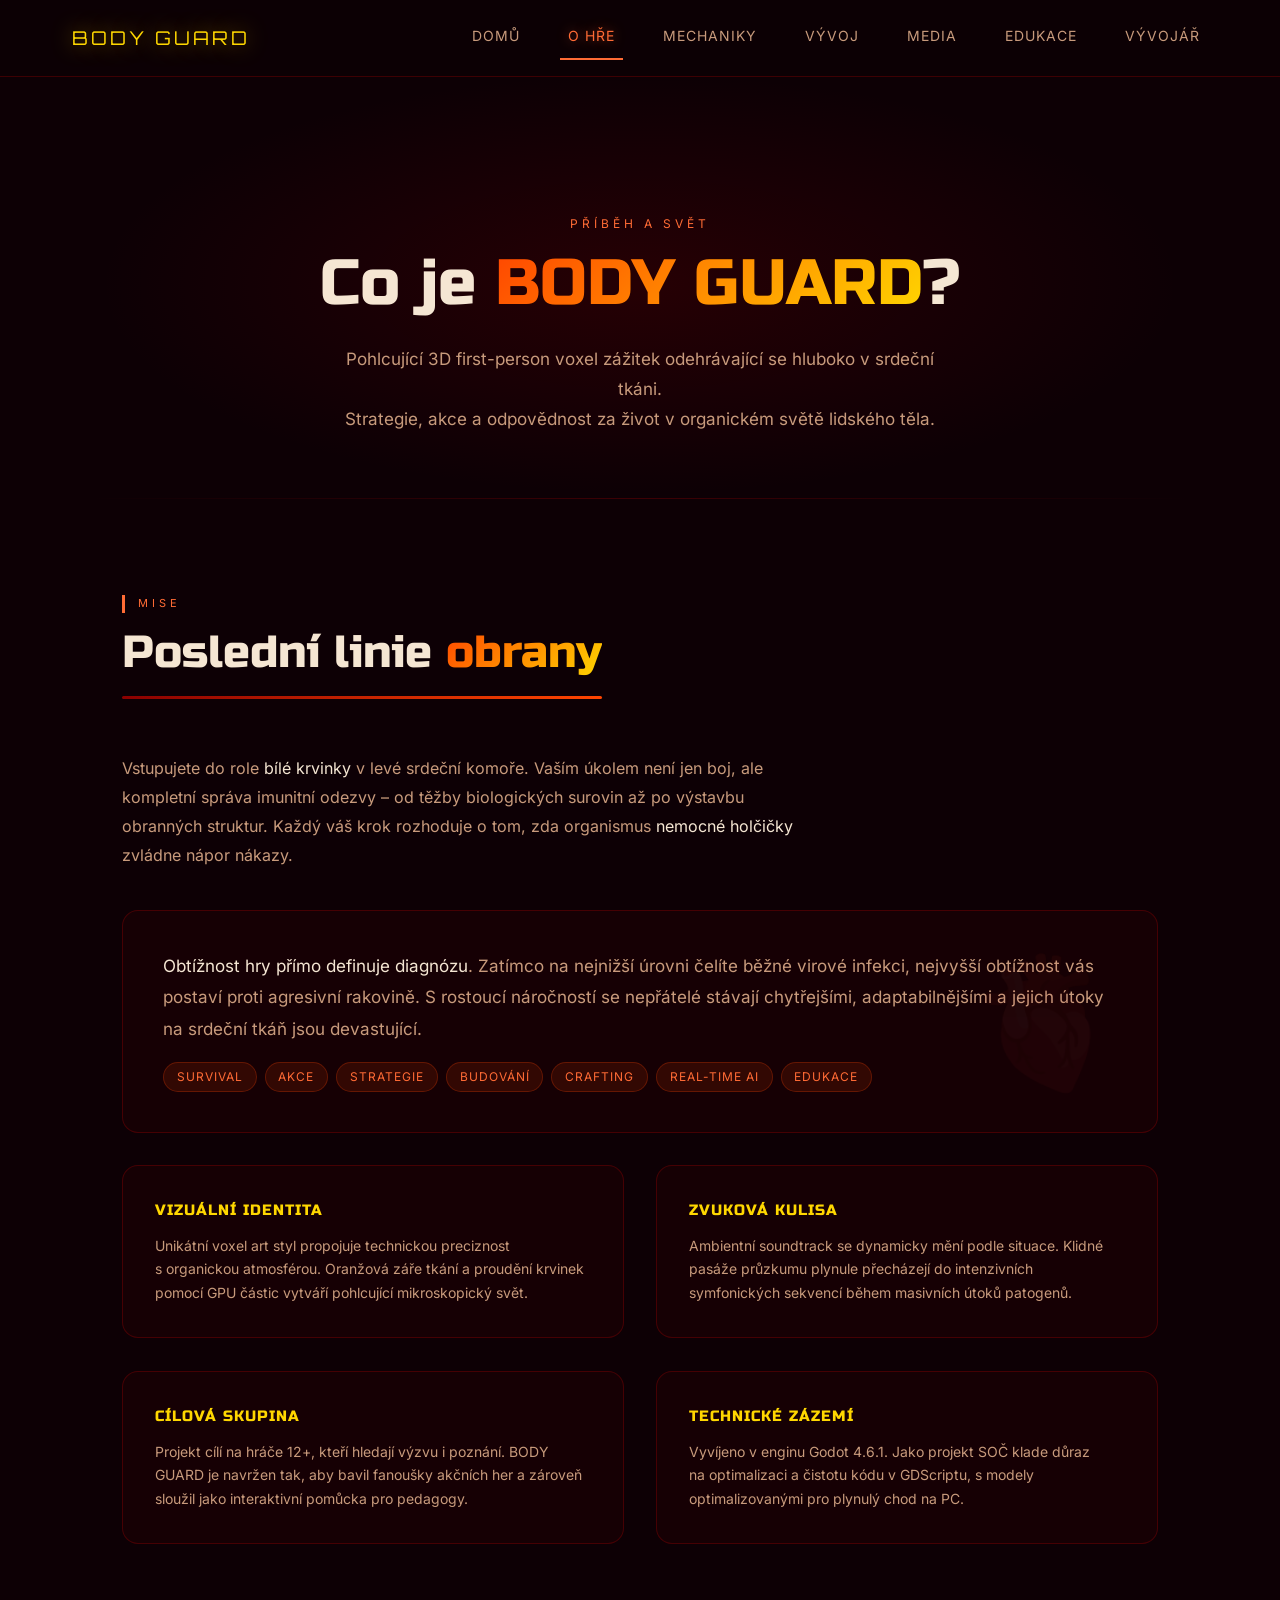
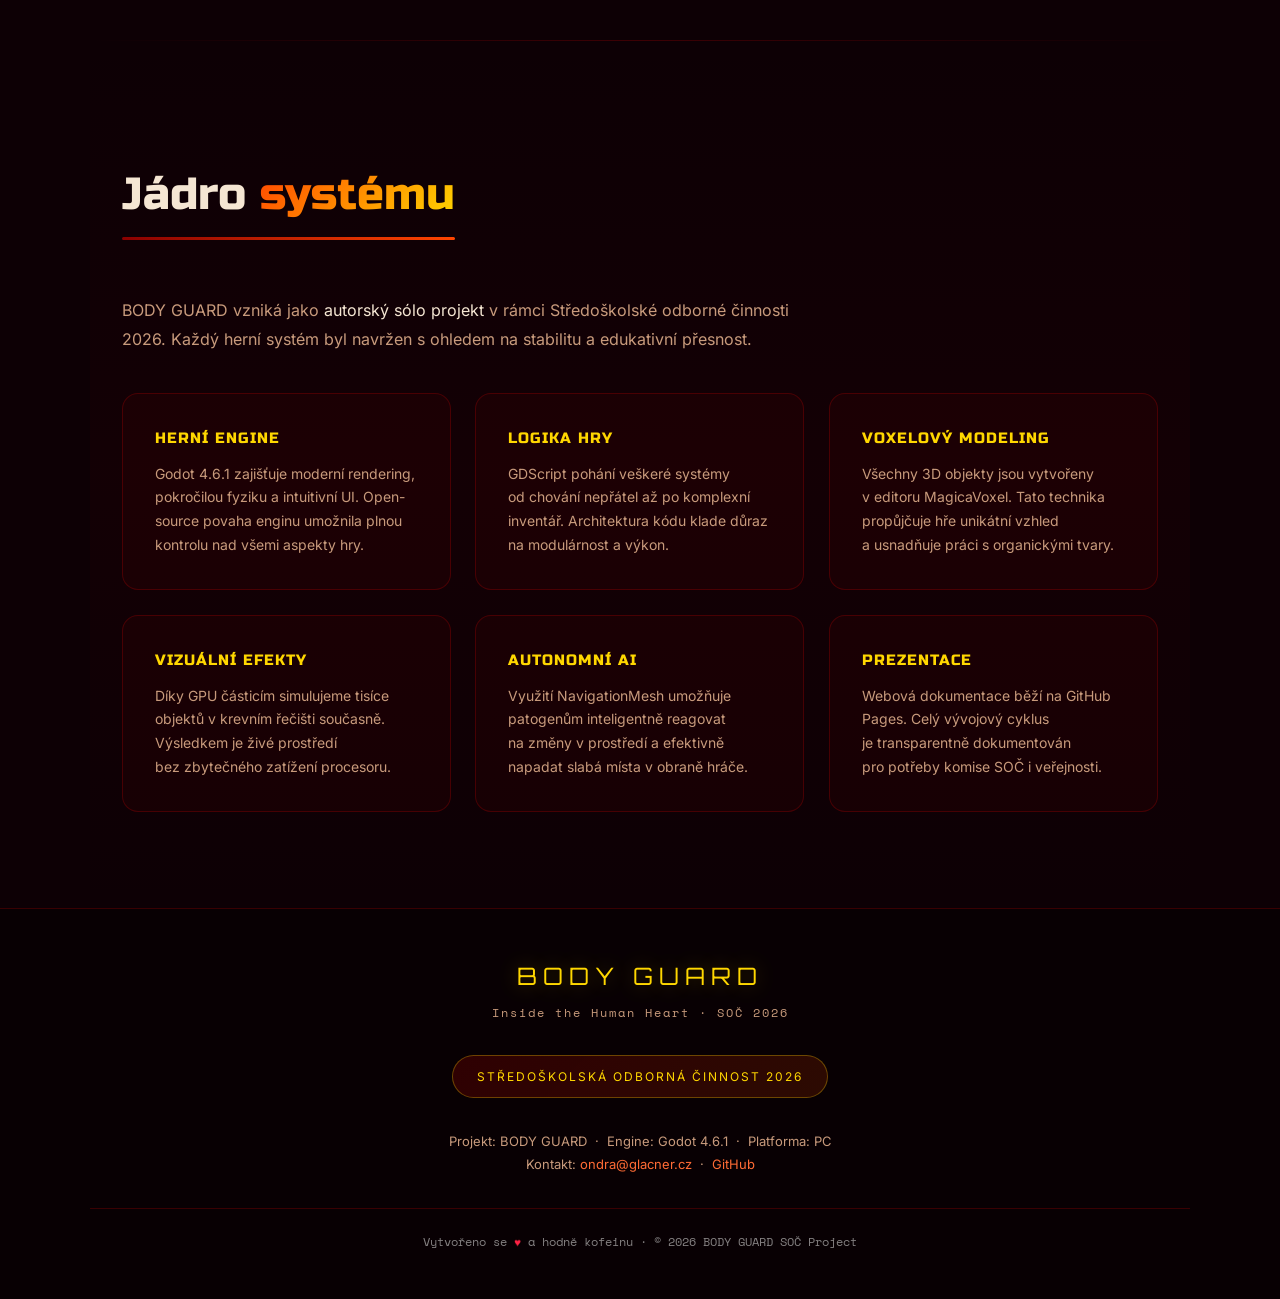
<file: o-hre.html>
<!DOCTYPE html>
<html lang="cs">
<head>
  <meta charset="UTF-8" />
  <meta name="viewport" content="width=device-width, initial-scale=1.0" />
  <meta name="theme-color" content="#0D0005" />
  <meta name="color-scheme" content="dark" />
  
  <title>O hře — BODY GUARD | Příběh a Mechaniky</title>
  <meta name="description" content="Příběh, žánr a estetika hry BODY GUARD — 3D voxel hra odehrávající se uvnitř lidského srdce. Hraješ za bílou krvinku a zachraňuješ nemocnou holčičku." />
  
  <link rel="canonical" href="https://body-guard-soc.cz/o-hre.html" />

  <meta property="og:title" content="O hře — BODY GUARD | Příběh a Estetika" />
  <meta property="og:description" content="Poznáš příběh, svět a estetiku BODY GUARD. Voxel 3D hra o bílé krvinence v srdci nemocné holčičky." />
  <meta property="og:type" content="website" />
  <meta property="og:url" content="https://body-guard-soc.cz/o-hre.html" />
  <meta property="og:image" content="https://body-guard-soc.cz/og-image.png" />
  <meta property="og:locale" content="cs_CZ" />

  <meta name="twitter:card" content="summary_large_image" />
  <meta name="twitter:title" content="O hře — BODY GUARD | Příběh a Estetika" />
  <meta name="twitter:description" content="Voxel 3D hra o bílé krvinence v srdci. Edukace + Zábava." />
  <meta name="twitter:image" content="https://body-guard-soc.cz/og-image.png" />

  <meta name="author" content="Ondra Glacner" />
  <meta name="keywords" content="hra, srdce, imunitní systém, 3D, voxel, edukace, SOČ" />
  <meta name="robots" content="index, follow" />

  <link rel="dns-prefetch" href="https://github.com" />
  <link rel="dns-prefetch" href="https://www.googletagmanager.com" />
  <link rel="preconnect" href="https://fonts.googleapis.com" />

  <link rel="preload" href="fonts/subset-RussoOne-Regular.woff2" as="font" type="font/woff2" crossorigin="anonymous" />
  <link rel="preload" href="fonts/Orbitron-Regular.woff2" as="font" type="font/woff2" crossorigin="anonymous" />
  <link rel="preload" href="fonts/subset-Inter-Regular.woff2" as="font" type="font/woff2" crossorigin="anonymous" />
  <link rel="preload" href="fonts/subset-SpaceMono-Regular.woff2" as="font" type="font/woff2" crossorigin="anonymous" />
  <link rel="preload" href="fonts/subset-SpaceMono-Bold.woff2" as="font" type="font/woff2" crossorigin="anonymous" />

  <link rel="icon" href="data:image/svg+xml,%3Csvg xmlns='http://www.w3.org/2000/svg' viewBox='0 0 100 100'%3E%3Ctext y='.9em' font-size='90'%3E🫀%3C/text%3E%3C/svg%3E" />
  <link rel="apple-touch-icon" href="data:image/svg+xml,%3Csvg xmlns='http://www.w3.org/2000/svg' viewBox='0 0 180 180'%3E%3Ctext y='1em' font-size='160'%3E🫀%3C/text%3E%3C/svg%3E" />

  <script type="application/ld+json">
  {
    "@context": "https://schema.org",
    "@type": "WebSite",
    "name": "BODY GUARD",
    "url": "https://body-guard-soc.cz",
    "description": "BODY GUARD je interaktivní 3D hra o imunitním systému. Projekt Středoškolské odborné činnosti 2026.",
    "inLanguage": "cs",
    "creator": {
      "@type": "Person",
      "name": "Ondra Glacner"
    }
  }
  </script>

  <script type="application/ld+json">
  {
    "@context": "https://schema.org",
    "@type": "WebPage",
    "name": "O hře — BODY GUARD",
    "url": "https://body-guard-soc.cz/o-hre.html",
    "description": "Příběh, žánr a estetika hry BODY GUARD — 3D voxel hra odehrávající se uvnitř lidského srdce.",
    "inLanguage": "cs",
    "isPartOf": {
      "@type": "WebSite",
      "name": "BODY GUARD",
      "url": "https://body-guard-soc.cz"
    }
  }
  </script>

  <link rel="stylesheet" href="CSS/style.css" />

  <!-- Google tag (gtag.js) -->
<script async src="https://www.googletagmanager.com/gtag/js?id=G-M93DP1PBF1"></script>
<script>
  window.dataLayer = window.dataLayer || [];
  function gtag(){dataLayer.push(arguments);}
  gtag('js', new Date());

  gtag('config', 'G-M93DP1PBF1');
</script>

</head>

<body>

  <a href="#main-content" 
     class="skip-to-main" 
     style="
       position: absolute;
       left: -10000px;
       top: auto;
       width: 1px;
       height: 1px;
       overflow: hidden;
       background: var(--accent);
       color: #000;
       padding: 0.5rem 1rem;
       border-radius: 4px;
       font-family: var(--font-mono);
       font-size: 0.85rem;
       font-weight: 700;
       z-index: 9999;
       text-decoration: none;
     " 
     onfocus="this.style.left='1rem'; this.style.width='auto'; this.style.height='auto'; this.style.overflow='visible';" 
     onblur="this.style.left='-10000px'; this.style.width='1px'; this.style.height='1px'; this.style.overflow='hidden';"
  >Přeskočit na obsah</a>

  <header class="site-header" id="siteHeader" role="banner">
    <div class="site-header__inner">
      <a href="index.html" class="site-header__logo" aria-label="BODY GUARD — Domů" title="BODY GUARD — Domů">BODY GUARD</a>

      <nav class="site-nav" id="siteNav" role="navigation" aria-label="Hlavní navigace">
        <ul class="site-nav__list">
          <li class="site-nav__item"><a href="index.html" class="site-nav__link" title="Domů">Domů</a></li>
          <li class="site-nav__item"><a href="o-hre.html" class="site-nav__link site-nav__link--active" aria-current="page" title="Přečti si více o hře">O&nbsp;hře</a></li>
          <li class="site-nav__item"><a href="mechaniky.html" class="site-nav__link" title="Jak se hra hraje">Mechaniky</a></li>
          <li class="site-nav__item"><a href="vyvoj.html" class="site-nav__link" title="Stav vývoje projektu">Vývoj</a></li>
          <li class="site-nav__item"><a href="media.html" class="site-nav__link" title="Screenshoty a videa">Media</a></li>
          <li class="site-nav__item"><a href="edukace.html" class="site-nav__link" title="Vzdělávací aspekt hry">Edukace</a></li>
          <li class="site-nav__item"><a href="vyvojar.html" class="site-nav__link" title="Informace o vývojáři">Vývojář</a></li>
        </ul>
      </nav>

      <button class="hamburger" id="hamburger" type="button" aria-controls="siteNav" aria-expanded="false" aria-label="Otevřít navigační menu">
        <span class="hamburger__line" aria-hidden="true"></span>
        <span class="hamburger__line" aria-hidden="true"></span>
        <span class="hamburger__line" aria-hidden="true"></span>
      </button>
    </div>
  </header>

  <main class="site-main" id="main-content" role="main" tabindex="-1">

    <section class="page-hero" aria-labelledby="page-title">
      <p class="page-hero__eyebrow">Příběh a&nbsp;svět</p>
      <h1 class="page-hero__title" id="page-title">Co je <span class="highlight">BODY GUARD</span>?</h1>
      <p class="page-hero__description">
        Pohlcující 3D first-person voxel zážitek odehrávající se&nbsp;hluboko v&nbsp;srdeční tkáni.<br />
        Strategie, akce a&nbsp;odpovědnost za&nbsp;život v&nbsp;organickém světě lidského těla.
      </p>
    </section>

    <hr class="section-separator" aria-hidden="true" />

    <section class="page-section" aria-labelledby="story-title" aria-label="Příběh hry">
      <span class="section-label reveal">Mise</span>
      <div class="section-title-wrap">
        <h2 class="section-title reveal" id="story-title">Poslední linie <span class="section-title__highlight">obrany</span></h2>
        <hr class="section-divider reveal" role="presentation" />
      </div>

      <p class="section-intro reveal">
        Vstupujete do&nbsp;role <strong>bílé krvinky</strong> v&nbsp;levé srdeční komoře. Vaším úkolem není jen boj, ale kompletní správa imunitní odezvy – od&nbsp;těžby biologických surovin až po&nbsp;výstavbu obranných struktur. Každý váš krok rozhoduje o&nbsp;tom, zda organismus <strong>nemocné holčičky</strong> zvládne nápor nákazy.
      </p>

      <div class="about-grid">
        <article class="about-grid__story reveal" aria-label="Hlavní příběh hry">
          <p>
            <strong>Obtížnost hry přímo definuje diagnózu</strong>. Zatímco na&nbsp;nejnižší úrovni čelíte běžné virové infekci, nejvyšší obtížnost vás postaví proti agresivní rakovině. S&nbsp;rostoucí náročností se&nbsp;nepřátelé stávají chytřejšími, adaptabilnějšími a&nbsp;jejich útoky na&nbsp;srdeční tkáň jsou devastující.
          </p>

          <ul class="tag-list" aria-label="Žánry hry">
            <li class="tag">Survival</li>
            <li class="tag">Akce</li>
            <li class="tag">Strategie</li>
            <li class="tag">Budování</li>
            <li class="tag">Crafting</li>
            <li class="tag">Real-time AI</li>
            <li class="tag">Edukace</li>
          </ul>
        </article>

        <ul class="about-grid__cards" style="list-style: none; padding: 0; margin: 0; display: contents;" role="list" aria-label="Vlastnosti hry">
          <li class="card card--lined reveal">
            <h3 class="card__title">Vizuální identita</h3>
            <p class="card__text">
              Unikátní <strong>voxel art styl</strong> propojuje technickou preciznost s&nbsp;organickou atmosférou. Oranžová záře tkání a&nbsp;proudění krvinek pomocí GPU částic vytváří pohlcující mikroskopický svět.
            </p>
          </li>

          <li class="card card--lined reveal">
            <h3 class="card__title">Zvuková kulisa</h3>
            <p class="card__text">
              Ambientní soundtrack se&nbsp;dynamicky mění podle situace. Klidné pasáže průzkumu plynule přecházejí do&nbsp;intenzivních symfonických sekvencí během masivních útoků patogenů.
            </p>
          </li>

          <li class="card card--lined reveal">
            <h3 class="card__title">Cílová skupina</h3>
            <p class="card__text">
              Projekt cílí na&nbsp;hráče <strong>12+</strong>, kteří hledají výzvu i&nbsp;poznání. BODY GUARD je&nbsp;navržen tak, aby bavil fanoušky akčních her a&nbsp;zároveň sloužil jako interaktivní pomůcka pro&nbsp;pedagogy.
            </p>
          </li>

          <li class="card card--lined reveal">
            <h3 class="card__title">Technické zázemí</h3>
            <p class="card__text">
              Vyvíjeno v&nbsp;enginu <strong>Godot&nbsp;4.6.1</strong>. Jako projekt SOČ klade důraz na&nbsp;optimalizaci a&nbsp;čistotu kódu v&nbsp;GDScriptu, s&nbsp;modely optimalizovanými pro&nbsp;plynulý chod na&nbsp;PC.
            </p>
          </li>
        </ul>
      </div>
    </section>

    <hr class="section-separator" aria-hidden="true" />

    <section class="page-section page-section--tinted" aria-labelledby="tech-title" aria-label="Technické specifikace projektu">
      <span class="section-label reveal">Technologie</span>
      <div class="section-title-wrap">
        <h2 class="section-title reveal" id="tech-title">Jádro <span class="section-title__highlight">systému</span></h2>
        <hr class="section-divider reveal" role="presentation" />
      </div>

      <p class="section-intro reveal">
        BODY GUARD vzniká jako <strong>autorský sólo projekt</strong> v&nbsp;rámci Středoškolské odborné činnosti 2026. Každý herní systém byl navržen s&nbsp;ohledem na&nbsp;stabilitu a&nbsp;edukativní přesnost.
      </p>

      <ul class="features-grid" role="list" aria-label="Technologický stack">
        <li class="card card--lined reveal">          
          <h3 class="card__title">Herní engine</h3>
          <p class="card__text">
            <strong>Godot&nbsp;4.6.1</strong> zajišťuje moderní rendering, pokročilou fyziku a&nbsp;intuitivní UI. Open-source povaha enginu umožnila plnou kontrolu nad&nbsp;všemi aspekty hry.
          </p>
        </li>

        <li class="card card--lined reveal">
          <h3 class="card__title">Logika hry</h3>
          <p class="card__text">
            <strong>GDScript</strong> pohání veškeré systémy od&nbsp;chování nepřátel až po&nbsp;komplexní inventář. Architektura kódu klade důraz na&nbsp;modulárnost a&nbsp;výkon.
          </p>
        </li>

        <li class="card card--lined reveal">
          <h3 class="card__title">Voxelový modeling</h3>
          <p class="card__text">
            Všechny 3D objekty jsou vytvořeny v&nbsp;editoru <strong>MagicaVoxel</strong>. Tato technika propůjčuje hře unikátní vzhled a&nbsp;usnadňuje práci s&nbsp;organickými tvary.
          </p>
        </li>

        <li class="card card--lined reveal">
          <h3 class="card__title">Vizuální efekty</h3>
          <p class="card__text">
            Díky <strong>GPU částicím</strong> simulujeme tisíce objektů v&nbsp;krevním řečišti současně. Výsledkem je&nbsp;živé prostředí bez&nbsp;zbytečného zatížení procesoru.
          </p>
        </li>

        <li class="card card--lined reveal">
          <h3 class="card__title">Autonomní AI</h3>
          <p class="card__text">
            Využití <strong>NavigationMesh</strong> umožňuje patogenům inteligentně reagovat na&nbsp;změny v&nbsp;prostředí a&nbsp;efektivně napadat slabá místa v&nbsp;obraně hráče.
          </p>
        </li>

        <li class="card card--lined reveal">
          <h3 class="card__title">Prezentace</h3>
          <p class="card__text">
            Webová dokumentace běží na&nbsp;<strong>GitHub Pages</strong>. Celý vývojový cyklus je&nbsp;transparentně dokumentován pro&nbsp;potřeby komise SOČ i&nbsp;veřejnosti.
          </p>
        </li>
      </ul>
    </section>

  </main>

  <footer class="site-footer" role="contentinfo">
    <div class="site-footer__inner">
      <a href="index.html" class="site-footer__logo" aria-label="BODY GUARD — Domů" title="Domů">BODY GUARD</a>
      <p class="site-footer__tagline">Inside the Human Heart · SOČ 2026</p>

      <div class="site-footer__badge" role="note">
        <span class="site-footer__badge-text">Středoškolská Odborná Činnost 2026</span>
      </div>

      <address class="site-footer__info">
        Projekt: <strong>BODY GUARD</strong> &nbsp;·&nbsp; Engine: <strong>Godot&nbsp;4.6.1</strong> &nbsp;·&nbsp; Platforma: <strong>PC</strong><br />
        Kontakt: <a href="mailto:ondra@glacner.cz" title="Pošli zprávu autorovi">ondra@glacner.cz</a> &nbsp;·&nbsp; <a href="https://github.com/ondra-glacner" target="_blank" rel="noopener noreferrer" title="Otevřít GitHub (nová záložka)">GitHub</a>
      </address>

      <p class="site-footer__copy">
        Vytvořeno se&nbsp;<span class="heart-beat" aria-label="láskou">♥</span> a&nbsp;hodně kofeinu
        · © 2026 BODY GUARD SOČ Project
      </p>
    </div>
  </footer>

  <script src="JavaScript/script.js" defer></script>

</body>
</html>
</file>
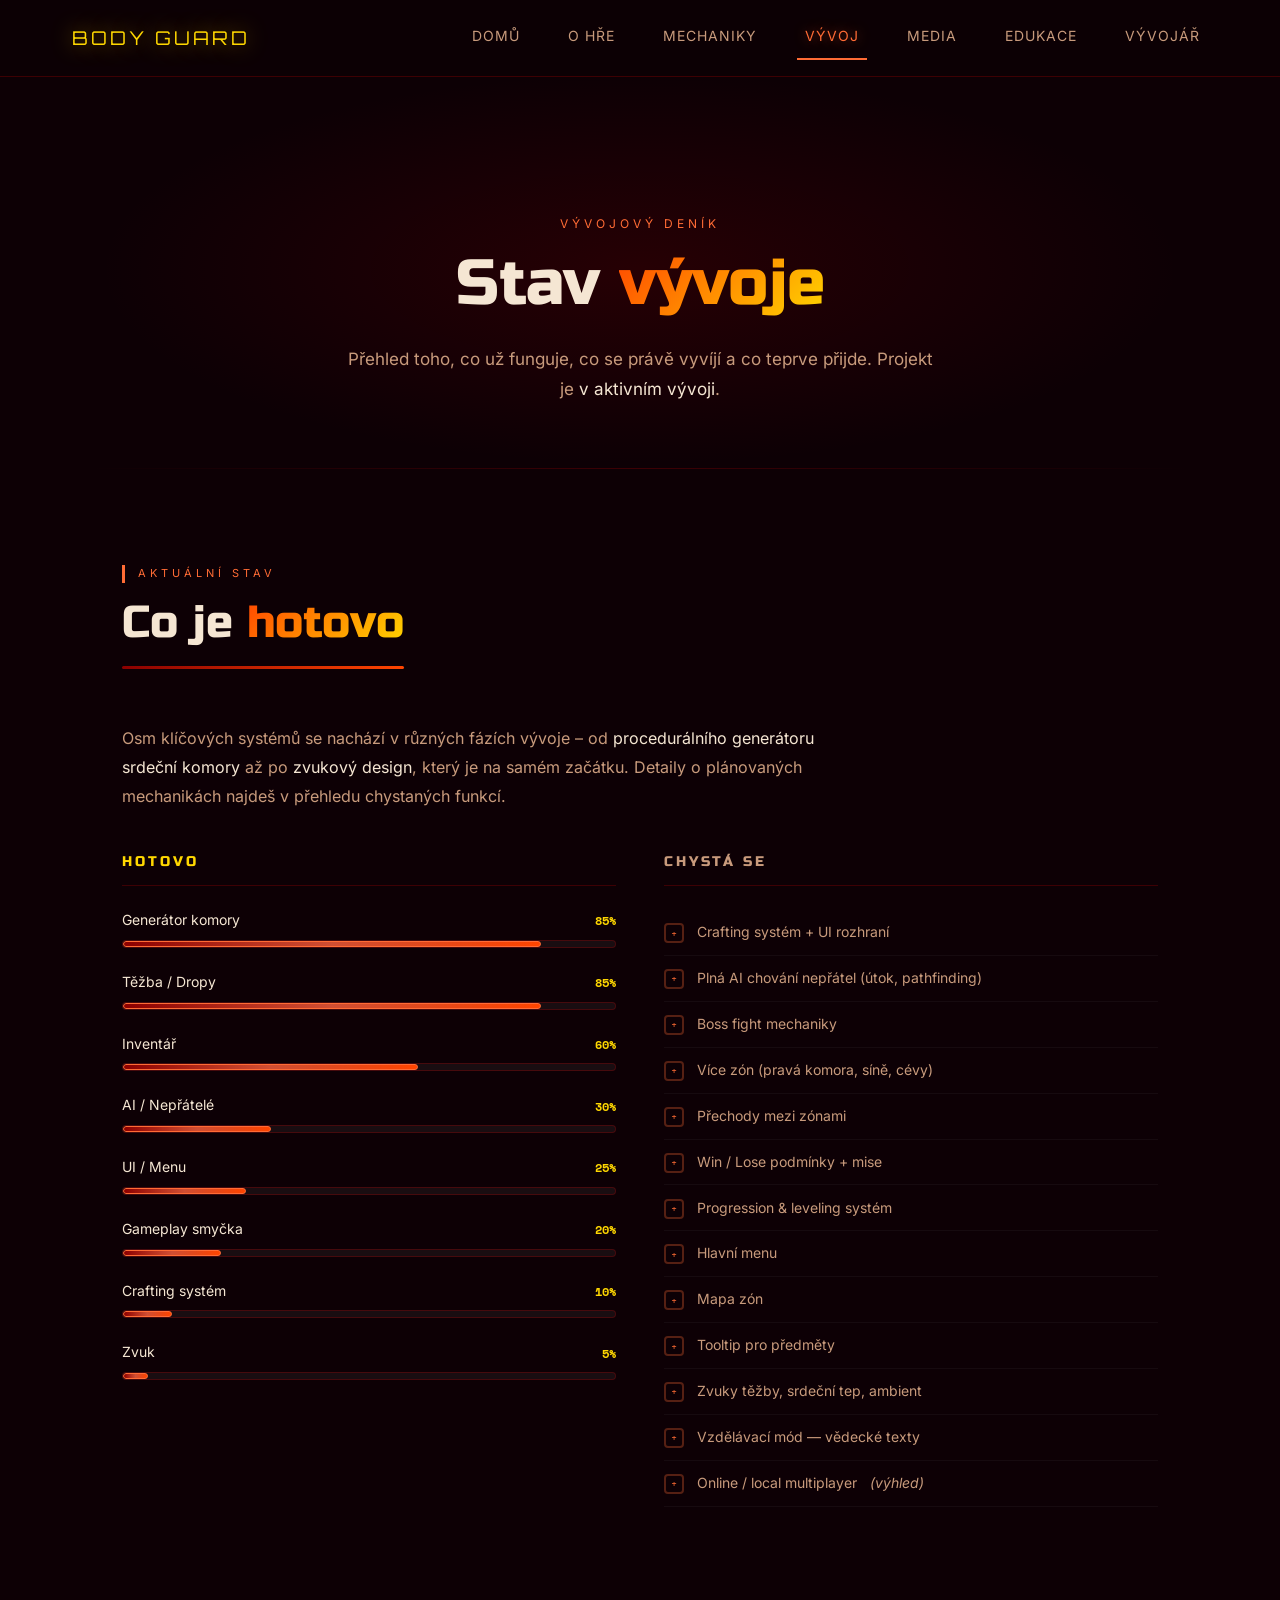
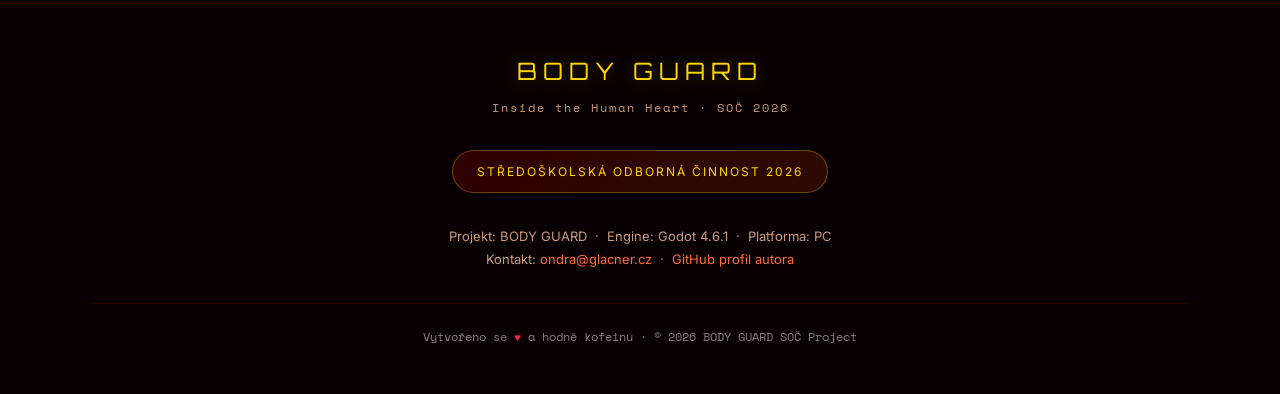
<file: vyvoj.html>
<!DOCTYPE html>
<html lang="cs">
<head>
  <meta charset="UTF-8" />
  <meta name="viewport" content="width=device-width, initial-scale=1.0" />
  <meta name="theme-color" content="#0D0005" />
  <meta name="color-scheme" content="dark" />
  
  <!-- ═══════════════════════════════
       TITLE & DESCRIPTION — SPECIFICKÉ PRO TUTO STRÁNKU
  ═══════════════════════════════ -->
  <title>BODY GUARD | Vývojový deník</title>
  <meta name="description" content="Sledujte vývojový deník 3D hry BODY GUARD. Aktuální stav vývoje, hotové komponenty imunitního systému, herní mechaniky a budoucí plány v reálném čase." />
  <meta name="robots" content="index, follow" />
  
  <!-- Canonical — SPECIFICKÉ PRO TUTO STRÁNKU -->
  <link rel="canonical" href="https://body-guard-soc.cz/vyvoj.html" />

  <!-- ═══════════════════════════════
       SOCIÁLNÍ SÍTĚ — SPECIFICKÉ PRO TUTO STRÁNKU
  ═══════════════════════════════ -->
  <meta property="og:title" content="Vývojový deník — BODY GUARD SOČ" />
  <meta property="og:description" content="Sleduj pokrok vývoje 3D hry BODY GUARD. Co je hotovo, co se právě vyvíjí a jaké funkce teprve přibudou." />
  <meta property="og:type" content="website" />
  <meta property="og:url" content="https://body-guard-soc.cz/vyvoj.html" />
  <meta property="og:image" content="https://body-guard-soc.cz/og-image.png" />
  <meta property="og:locale" content="cs_CZ" />

  <!-- Twitter Card -->
  <meta name="twitter:card" content="summary_large_image" />
  <meta name="twitter:title" content="Vývojový deník — BODY GUARD SOČ" />
  <meta name="twitter:description" content="Pokročilý vývoj hry o imunitním systému, AI nepřátel, crafting a komplexní roadmapa projektu." />
  <meta name="twitter:image" content="https://body-guard-soc.cz/og-image.png" />

  <!-- SEO Meta -->
  <meta name="author" content="Ondra Glacner" />
  <meta name="keywords" content="vývoj, devlog, godot, progress, game development, roadmap, imunitní systém, edukativní hra, SOČ" />

  <!-- ═══════════════════════════════
       OPTIMALIZACE
  ═══════════════════════════════ -->
  <link rel="dns-prefetch" href="https://github.com" />
  <link rel="dns-prefetch" href="https://www.googletagmanager.com" />
  <link rel="preconnect" href="https://fonts.googleapis.com" />

  <!-- ═══════════════════════════════
       KRITICKÉ FONTY — PRELOAD (bez CLS)
  ═══════════════════════════════ -->
  <link rel="preload" 
        href="fonts/subset-RussoOne-Regular.woff2"  
        as="font" 
        type="font/woff2" 
        crossorigin="anonymous" />
  
  <link rel="preload" 
        href="fonts/Orbitron-Regular.woff2"         
        as="font" 
        type="font/woff2" 
        crossorigin="anonymous" />
  
  <link rel="preload" 
        href="fonts/subset-Inter-Regular.woff2"     
        as="font" 
        type="font/woff2" 
        crossorigin="anonymous" />
  
  <link rel="preload" 
        href="fonts/subset-SpaceMono-Regular.woff2" 
        as="font" 
        type="font/woff2" 
        crossorigin="anonymous" />
  
  <link rel="preload" 
        href="fonts/subset-SpaceMono-Bold.woff2"    
        as="font" 
        type="font/woff2" 
        crossorigin="anonymous" />

  <!-- FAVICON -->
  <link rel="icon" href="data:image/svg+xml,<svg xmlns='http://www.w3.org/2000/svg' viewBox='0 0 100 100'><text y='.9em' font-size='90'>🫀</text></svg>" />
  <link rel="apple-touch-icon" href="data:image/svg+xml,<svg xmlns='http://www.w3.org/2000/svg' viewBox='0 0 180 180'><text y='1em' font-size='160'>🫀</text></svg>" />

  <!-- ═══════════════════════════════
       STRUKTUROVANÁ DATA (Schema.org JSON-LD)
  ═══════════════════════════════ -->
  
  <!-- WebSite — domovská stránka webu -->
  <script type="application/ld+json">
  {
    "@context": "https://schema.org",
    "@type": "WebSite",
    "name": "BODY GUARD",
    "url": "https://body-guard-soc.cz",
    "description": "BODY GUARD je interaktivní 3D hra o imunitním systému. Projekt Středoškolské odborné činnosti 2026.",
    "inLanguage": "cs",
    "creator": {
      "@type": "Person",
      "name": "Ondra Glacner"
    }
  }
  </script>

  <!-- WebPage — specifická stránka -->
  <script type="application/ld+json">
  {
    "@context": "https://schema.org",
    "@type": "WebPage",
    "name": "Vývojová dokumentace — BODY GUARD",
    "url": "https://body-guard-soc.cz/vyvoj.html",
    "description": "Vývojový deník hry BODY GUARD — stav vývoje, hotové komponenty, aktuální práce a budoucí plány.",
    "inLanguage": "cs",
    "isPartOf": {
      "@type": "WebSite",
      "name": "BODY GUARD",
      "url": "https://body-guard-soc.cz"
    }
  }
  </script>

  <!-- SoftwareSourceCode / Project — vývoj projektu -->
  <script type="application/ld+json">
  {
    "@context": "https://schema.org",
    "@type": "SoftwareSourceCode",
    "name": "BODY GUARD — Game Source Code",
    "description": "3D voxel hra v Godot 4.6.1 se zaměřením na biologii a edukaci",
    "url": "https://body-guard-soc.cz/vyvoj.html",
    "codeRepository": "https://github.com",
    "programmingLanguage": ["GDScript", "GLSL"],
    "downloadUrl": "https://github.com",
    "inLanguage": "cs",
    "author": {
      "@type": "Person",
      "name": "Ondra Glacner"
    },
    "applicationCategory": "GameApplication",
    "operatingSystem": ["Windows", "Linux", "macOS"]
  }
  </script>

  <!-- BlogPosting — vývojový deník -->
  <script type="application/ld+json">
  {
    "@context": "https://schema.org",
    "@type": "BlogPosting",
    "name": "BODY GUARD — Vývojový Deník",
    "description": "Průběžný záznam vývoje hry BODY GUARD — co je hotovo, co se právě vyvíjí a co teprve přijde.",
    "url": "https://body-guard-soc.cz/vyvoj.html",
    "author": {
      "@type": "Person",
      "name": "Ondra Glacner"
    },
    "datePublished": "2026-01-05",
    "dateModified": "2026-05-28",
    "inLanguage": "cs",
    "articleBody": "Vývojový deník projektu BODY GUARD obsahuje informace o pokroku vývoje jednotlivých komponent, prioritách a plánovaných funkcích."
  }
  </script>

  <!-- CSS — bez inline, pro lepší caching -->
  <link rel="stylesheet" href="CSS/style.css" />

  <!-- Google tag (gtag.js) -->
<script async src="https://www.googletagmanager.com/gtag/js?id=G-M93DP1PBF1"></script>
<script>
  window.dataLayer = window.dataLayer || [];
  function gtag(){dataLayer.push(arguments);}
  gtag('js', new Date());

  gtag('config', 'G-M93DP1PBF1');
</script>

</head>

<body>

  <!-- ═══════════════════════════════
       ♿ SKIP-TO-CONTENT — WCAG 2.2 AA
  ═══════════════════════════════ -->
  <a href="#main-content"
     class="skip-to-main"
     style="
       position: absolute;
       top: -100%;
       left: 1rem;
       background: var(--accent);
       color: #000;
       padding: 0.5rem 1rem;
       border-radius: 4px;
       font-family: var(--font-mono);
       font-size: 0.85rem;
       font-weight: 700;
       z-index: 9999;
       text-decoration: none;
       transition: top 0.2s ease;
     "
     onfocus="this.style.top='1rem'"
     onblur="this.style.top='-100%'"
  >Přeskočit na obsah</a>

  <!-- ═══════════════════════════════
       HEADER s NAVIGACÍ — F-PATTERN (top bar)
  ═══════════════════════════════ -->
  <header class="site-header" id="siteHeader" aria-label="Hlavička webu">
    <div class="site-header__inner">

      <!-- Logo / Home link -->
      <a href="index.html" 
         class="site-header__logo" 
         aria-label="BODY GUARD — Domů"
         title="BODY GUARD — Domů">
        BODY GUARD
      </a>

      <!-- Primární navigace — F-PATTERN (7 položek) -->
      <nav class="site-nav" 
           id="siteNav" 
           aria-label="Hlavní navigace">
        <ul class="site-nav__list">
          <li class="site-nav__item">
            <a href="index.html" 
               class="site-nav__link"
               title="Domů">
              Domů
            </a>
          </li>

          <li class="site-nav__item">
            <a href="o-hre.html" 
               class="site-nav__link"
               title="Přečti si více o hře">
              O&nbsp;hře
            </a>
          </li>

          <li class="site-nav__item">
            <a href="mechaniky.html" 
               class="site-nav__link"
               title="Jak se hra hraje">
              Mechaniky
            </a>
          </li>

          <li class="site-nav__item">
            <a href="vyvoj.html" 
               class="site-nav__link site-nav__link--active"
               aria-current="page"
               title="Stav vývoje projektu">
              Vývoj
            </a>
          </li>

          <li class="site-nav__item">
            <a href="media.html" 
               class="site-nav__link"
               title="Screenshoty a videa">
              Media
            </a>
          </li>

          <li class="site-nav__item">
            <a href="edukace.html" 
               class="site-nav__link"
               title="Vzdělávací aspekt hry">
              Edukace
            </a>
          </li>

          <li class="site-nav__item">
            <a href="vyvojar.html" 
               class="site-nav__link"
               title="Informace o vývojáři">
              Vývojář
            </a>
          </li>
        </ul>
      </nav>

      <!-- ♿ Hamburger menu — 44x44px minimum -->
      <button class="hamburger"
              id="hamburger"
              type="button"
              aria-controls="siteNav"
              aria-expanded="false"
              aria-label="Otevřít navigační menu">
        <span class="hamburger__line" aria-hidden="true"></span>
        <span class="hamburger__line" aria-hidden="true"></span>
        <span class="hamburger__line" aria-hidden="true"></span>
      </button>

    </div>
  </header>

  <!-- ═══════════════════════════════
       HLAVNÍ OBSAH — Z-PATTERN
  ═══════════════════════════════ -->
  <main class="site-main" id="main-content" tabindex="-1">

    <!-- ─────────────────────────────
         PAGE HERO — Z-PATTERN
    ───────────────────────────────── -->
    <section class="page-hero" 
             aria-labelledby="page-title">

      <!-- Z bod 1: eyebrow — kontext (nejmenší) -->
      <p class="page-hero__eyebrow">
        Vývojový deník
      </p>

      <!-- Z bod 2: H1 — dominantní prvek (největší) -->
      <h1 class="page-hero__title" id="page-title">
        Stav <span class="highlight">vývoje</span>
      </h1>

      <!-- Z diagonála: popis -->
      <p class="page-hero__description">
        Přehled toho, co už funguje, co se právě vyvíjí
        a&nbsp;co teprve přijde. Projekt je <strong>v&nbsp;aktivním vývoji</strong>.
      </p>
    </section>

    <hr class="section-separator" aria-hidden="true" />

    <!-- ─────────────────────────────
         PROGRESS SEKCE — F-PATTERN (asymetrická varianta)
    ───────────────────────────────── -->
    <section class="page-section" 
             aria-labelledby="progress-title">

      <!-- F bod 1: label s levým borderem = vizuální kotva oka -->
      <span class="section-label reveal">Aktuální stav</span>
      <div class="section-title-wrap">
        <!-- F: H2 přes celou šířku = první vodorovná čára F -->
        <h2 class="section-title reveal" id="progress-title">
          Co je <span class="section-title__highlight">hotovo</span>
        </h2>

        <!-- F: divider vlevo = pokračování F kotvy -->
        <hr class="section-divider reveal" role="presentation" />
      </div>
      <!-- F: intro přes celou šířku = prodloužení první čáry F -->
      <p class="section-intro reveal">
        Osm klíčových systémů se nachází v&nbsp;různých fázích vývoje –
        od <strong>procedurálního generátoru srdeční komory</strong> až po <strong>zvukový design</strong>, 
        který je na samém začátku. Detaily o&nbsp;plánovaných mechanikách najdeš v&nbsp;přehledu chystaných funkcí.
      </p>

      <!-- F: progress-layout = 2 sloupce -->
      <div class="progress-layout">

        <!-- ─────────────────────────────
             LEVÝ SLOUPEC: HOTOVO — F KOTVA
        ───────────────────────────────── -->
        <div class="reveal">

          <h3 class="progress-column__title progress-column__title--done">
            Hotovo
          </h3>

          <!-- ── PROGRESS BAR 1: Generátor komory — 85% ── -->
          <div class="progress-item">
            <div class="progress-item__header">
              <span class="progress-item__name">Generátor komory</span>
              <span class="progress-item__percent" aria-hidden="true">85%</span>
            </div>
            <div class="progress-bar"
                 role="progressbar"
                 aria-valuenow="85"
                 aria-valuemin="0"
                 aria-valuemax="100"
                 aria-label="Generátor komory: 85 %">
              <div class="progress-bar__fill" data-width="85"></div>
            </div>
          </div>

          <!-- ── PROGRESS BAR 2: Těžba / Dropy — 85% ── -->
          <div class="progress-item">
            <div class="progress-item__header">
              <span class="progress-item__name">Těžba / Dropy</span>
              <span class="progress-item__percent" aria-hidden="true">85%</span>
            </div>
            <div class="progress-bar"
                 role="progressbar"
                 aria-valuenow="85"
                 aria-valuemin="0"
                 aria-valuemax="100"
                 aria-label="Těžba / Dropy: 85 %">
              <div class="progress-bar__fill" data-width="85"></div>
            </div>
          </div>

          <!-- ── PROGRESS BAR 3: Inventář — 60% ── -->
          <div class="progress-item">
            <div class="progress-item__header">
              <span class="progress-item__name">Inventář</span>
              <span class="progress-item__percent" aria-hidden="true">60%</span>
            </div>
            <div class="progress-bar"
                 role="progressbar"
                 aria-valuenow="60"
                 aria-valuemin="0"
                 aria-valuemax="100"
                 aria-label="Inventář: 60 %">
              <div class="progress-bar__fill" data-width="60"></div>
            </div>
          </div>

          <!-- ── PROGRESS BAR 4: AI / Nepřátelé — 30% ── -->
          <div class="progress-item">
            <div class="progress-item__header">
              <span class="progress-item__name">AI / Nepřátelé</span>
              <span class="progress-item__percent" aria-hidden="true">30%</span>
            </div>
            <div class="progress-bar"
                 role="progressbar"
                 aria-valuenow="30"
                 aria-valuemin="0"
                 aria-valuemax="100"
                 aria-label="AI / Nepřátelé: 30 %">
              <div class="progress-bar__fill" data-width="30"></div>
            </div>
          </div>

          <!-- ── PROGRESS BAR 5: UI / Menu — 25% ── -->
          <div class="progress-item">
            <div class="progress-item__header">
              <span class="progress-item__name">UI / Menu</span>
              <span class="progress-item__percent" aria-hidden="true">25%</span>
            </div>
            <div class="progress-bar"
                 role="progressbar"
                 aria-valuenow="25"
                 aria-valuemin="0"
                 aria-valuemax="100"
                 aria-label="UI / Menu: 25 %">
              <div class="progress-bar__fill" data-width="25"></div>
            </div>
          </div>

          <!-- ── PROGRESS BAR 6: Gameplay smyčka — 20% ── -->
          <div class="progress-item">
            <div class="progress-item__header">
              <span class="progress-item__name">Gameplay smyčka</span>
              <span class="progress-item__percent" aria-hidden="true">20%</span>
            </div>
            <div class="progress-bar"
                 role="progressbar"
                 aria-valuenow="20"
                 aria-valuemin="0"
                 aria-valuemax="100"
                 aria-label="Gameplay smyčka: 20 %">
              <div class="progress-bar__fill" data-width="20"></div>
            </div>
          </div>

          <!-- ── PROGRESS BAR 7: Crafting systém — 10% ── -->
          <div class="progress-item">
            <div class="progress-item__header">
              <span class="progress-item__name">Crafting systém</span>
              <span class="progress-item__percent" aria-hidden="true">10%</span>
            </div>
            <div class="progress-bar"
                 role="progressbar"
                 aria-valuenow="10"
                 aria-valuemin="0"
                 aria-valuemax="100"
                 aria-label="Crafting systém: 10 %">
              <div class="progress-bar__fill" data-width="10"></div>
            </div>
          </div>

          <!-- ── PROGRESS BAR 8: Zvuk — 5% ── -->
          <div class="progress-item">
            <div class="progress-item__header">
              <span class="progress-item__name">Zvuk</span>
              <span class="progress-item__percent" aria-hidden="true">5%</span>
            </div>
            <div class="progress-bar"
                 role="progressbar"
                 aria-valuenow="5"
                 aria-valuemin="0"
                 aria-valuemax="100"
                 aria-label="Zvuk: 5 %">
              <div class="progress-bar__fill" data-width="5"></div>
            </div>
          </div>

        </div>
        <!-- /levý sloupec: Hotovo -->

        <!-- ─────────────────────────────
             PRAVÝ SLOUPEC: CHYSTÁ SE — F DRUHÝ SLOUPEC
        ───────────────────────────────── -->
        <div class="reveal">

          <h3 class="progress-column__title progress-column__title--todo">
            Chystá se
          </h3>

          <ul class="todo-list" aria-label="Plánované funkce a systémy">

            <li class="todo-list__item">
              <span class="todo-list__icon" aria-hidden="true">+</span>
              Crafting systém +&nbsp;UI rozhraní
            </li>

            <li class="todo-list__item">
              <span class="todo-list__icon" aria-hidden="true">+</span>
              Plná AI chování nepřátel (útok, pathfinding)
            </li>

            <li class="todo-list__item">
              <span class="todo-list__icon" aria-hidden="true">+</span>
              Boss fight mechaniky
            </li>

            <li class="todo-list__item">
              <span class="todo-list__icon" aria-hidden="true">+</span>
              Více zón (pravá komora, síně, cévy)
            </li>

            <li class="todo-list__item">
              <span class="todo-list__icon" aria-hidden="true">+</span>
              Přechody mezi zónami
            </li>

            <li class="todo-list__item">
              <span class="todo-list__icon" aria-hidden="true">+</span>
              Win / Lose podmínky +&nbsp;mise
            </li>

            <li class="todo-list__item">
              <span class="todo-list__icon" aria-hidden="true">+</span>
              Progression &amp; leveling systém
            </li>

            <li class="todo-list__item">
              <span class="todo-list__icon" aria-hidden="true">+</span>
              Hlavní menu
            </li>

            <li class="todo-list__item">
              <span class="todo-list__icon" aria-hidden="true">+</span>
              Mapa zón
            </li>

            <li class="todo-list__item">
              <span class="todo-list__icon" aria-hidden="true">+</span>
              Tooltip pro předměty
            </li>

            <li class="todo-list__item">
              <span class="todo-list__icon" aria-hidden="true">+</span>
              Zvuky těžby, srdeční tep, ambient
            </li>

            <li class="todo-list__item">
              <span class="todo-list__icon" aria-hidden="true">+</span>
              Vzdělávací mód — vědecké texty
            </li>

            <li class="todo-list__item">
              <span class="todo-list__icon" aria-hidden="true">+</span>
              Online / local multiplayer <em>(výhled)</em>
            </li>

          </ul>
        </div>
        <!-- /pravý sloupec: Chystá se -->

      </div>
      <!-- /progress-layout -->

    </section>

  </main>

  <!-- ═══════════════════════════════
       FOOTER — Kontaktní informace a copyright
  ═══════════════════════════════ -->
  <footer class="site-footer" aria-label="Patička webu">
    <div class="site-footer__inner">

      <a href="index.html" 
         class="site-footer__logo" 
         aria-label="BODY GUARD — Domů"
         title="Domů">
        BODY GUARD
      </a>

      <p class="site-footer__tagline">Inside the Human Heart · SOČ 2026</p>

      <div class="site-footer__badge" role="note">
        <span class="site-footer__badge-text">Středoškolská odborná činnost 2026</span>
      </div>

      <address class="site-footer__info">
        Projekt: <strong>BODY GUARD</strong> &nbsp;·&nbsp; 
        Engine: <strong>Godot 4.6.1</strong> &nbsp;·&nbsp; 
        Platforma: <strong>PC</strong><br />
        
        Kontakt: 
        <a href="mailto:ondra@glacner.cz" 
           title="Pošli zprávu autorovi">
          ondra@glacner.cz
        </a>
        &nbsp;·&nbsp;
        <a href="https://github.com/ondra-glacner"
           target="_blank"
           rel="noopener noreferrer"
           title="Otevřít GitHub profil autora (nová záložka)">
          GitHub profil autora
        </a>
      </address>

      <p class="site-footer__copy">
        Vytvořeno se <span class="heart-beat">♥</span> a&nbsp;hodně kofeinu
        · © 2026 BODY GUARD SOČ Project
      </p>

    </div>
  </footer>

  <!-- ═══════════════════════════════
       JAVASCRIPT — defer pro non-blocking
  ═══════════════════════════════ -->
  <script src="JavaScript/script.js" defer></script>

</body>
</html>
</file>
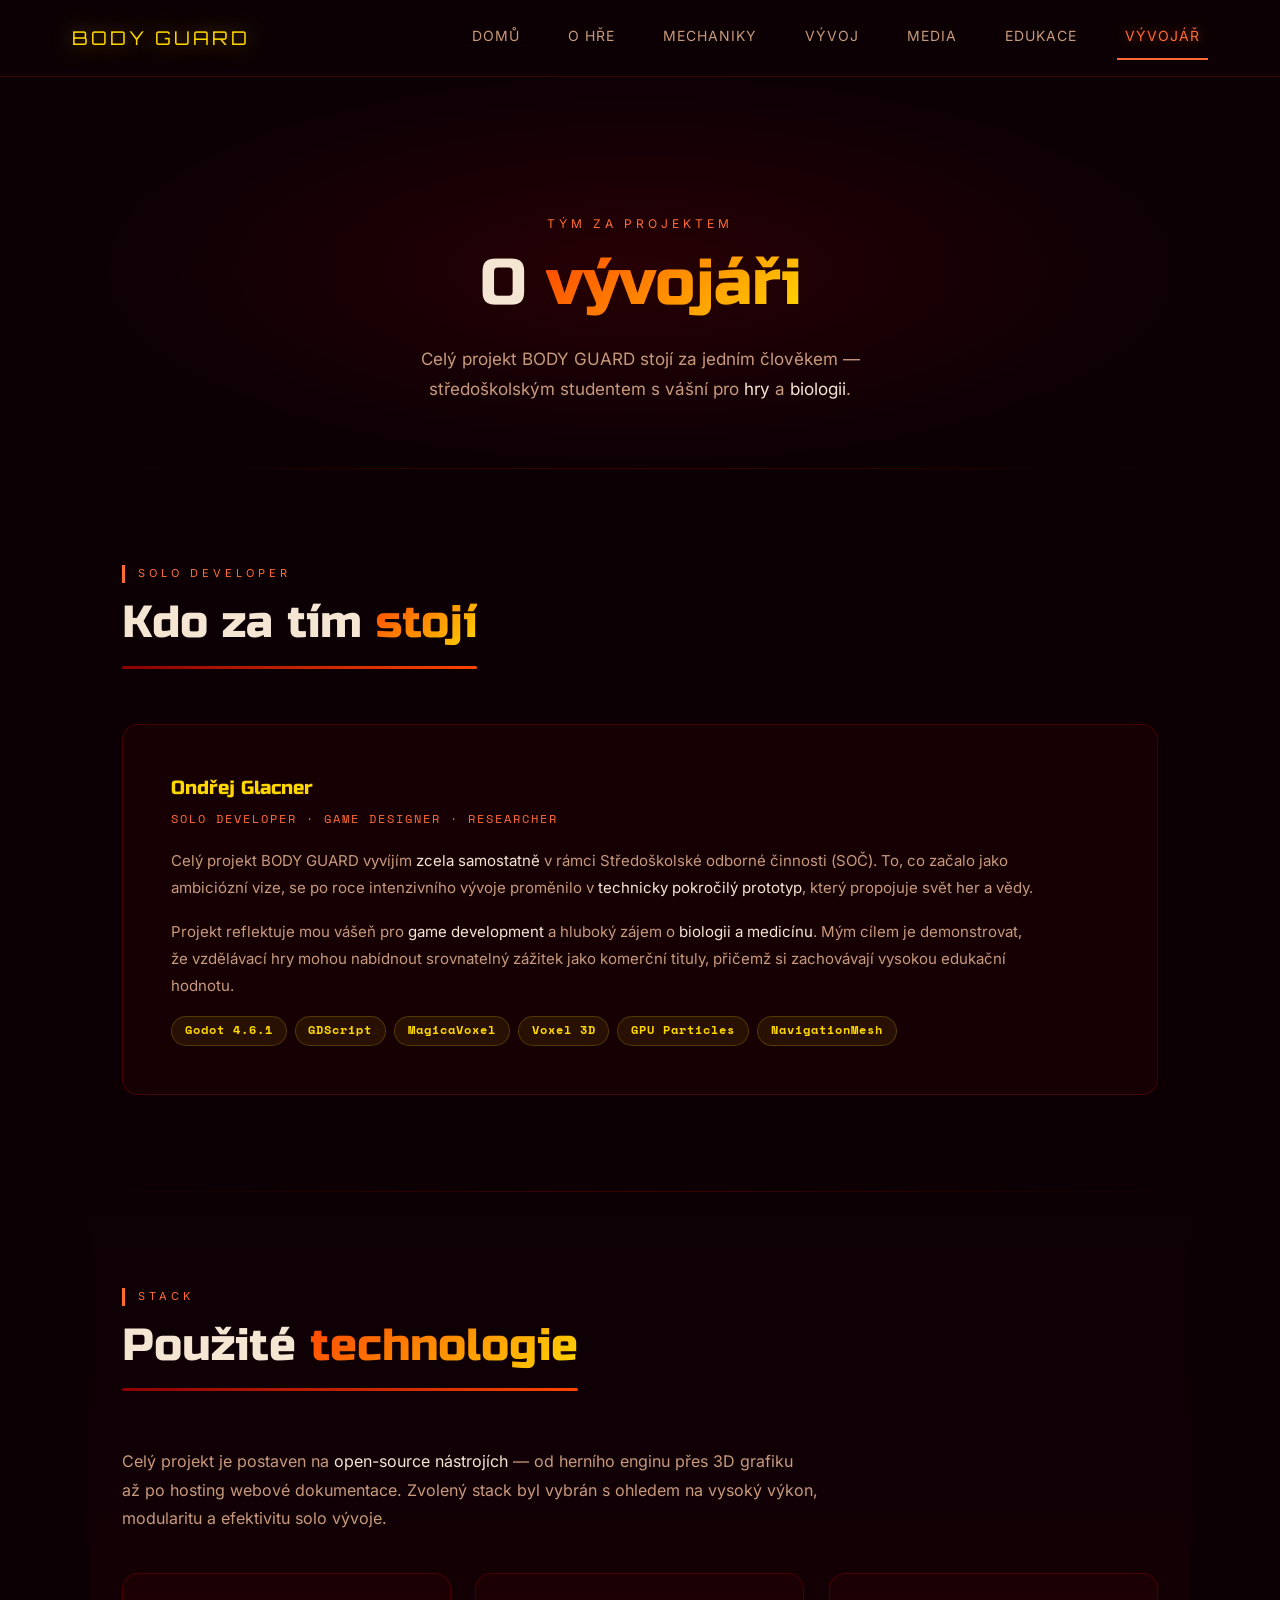
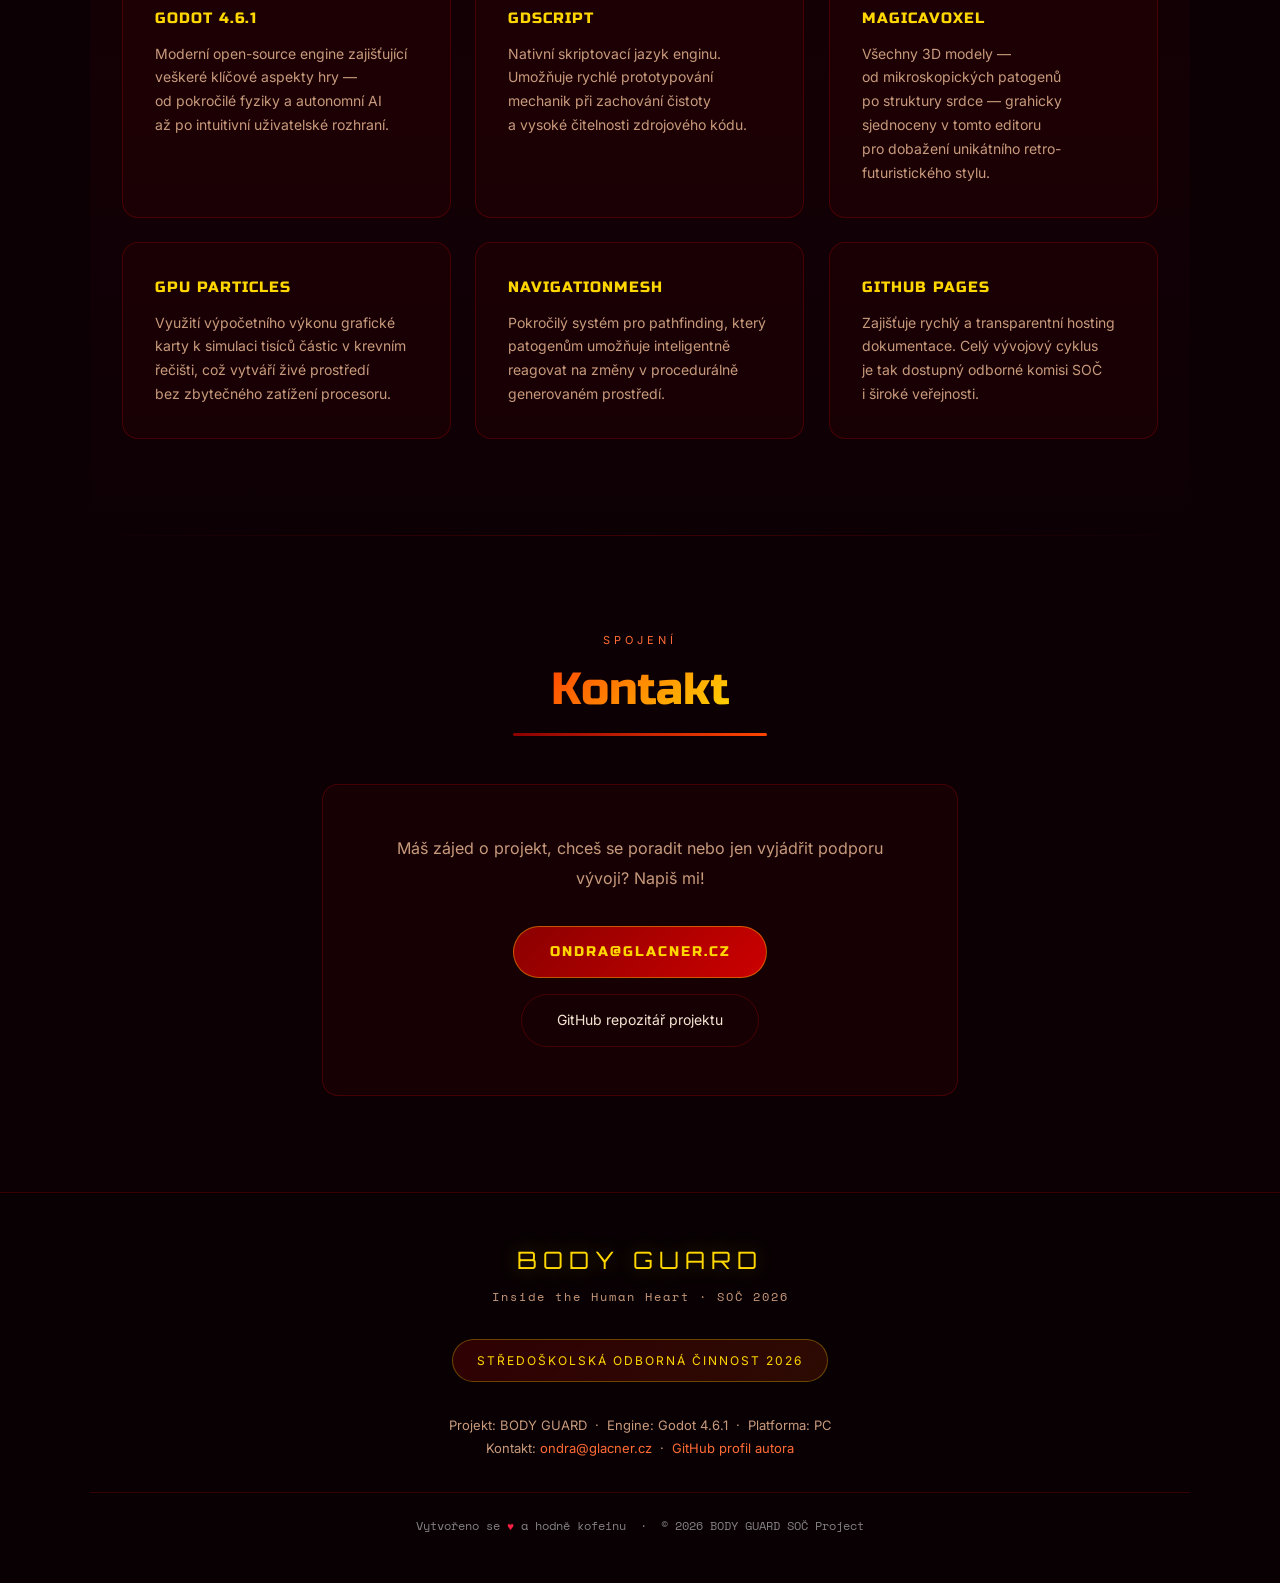
<file: vyvojar.html>
<!DOCTYPE html>
<html lang="cs">
<head>
  <meta charset="UTF-8" />
  <meta name="viewport" content="width=device-width, initial-scale=1.0" />
  <meta name="theme-color" content="#0D0005" />
  <meta name="color-scheme" content="dark" />
  
  <!-- ═══════════════════════════════
       TITLE & DESCRIPTION — SPECIFICKÉ PRO TUTO STRÁNKU
  ═══════════════════════════════ -->
  <title>O autorovi a projektu — BODY GUARD SOČ</title>
  <meta name="description" content="Poznej Ondru Glacnera, solo vývojáře hry BODY GUARD. Zjisti více o propojení 3D herního vývoje v Godotu s biologií lidského těla." />
  <meta name="robots" content="index, follow" />
  
  <!-- Canonical — SPECIFICKÉ PRO TUTO STRÁNKU -->
  <link rel="canonical" href="https://body-guard-soc.cz/vyvojar.html" />

  <!-- ═══════════════════════════════
       SOCIÁLNÍ SÍTĚ — SPECIFICKÉ PRO TUTO STRÁNKU
  ═══════════════════════════════ -->
  <meta property="og:title" content="O autorovi a projektu — BODY GUARD SOČ" />
  <meta property="og:description" content="Kdo stojí za hrou BODY GUARD? Poznej solo vývojáře, použitý technologický stack (Godot, GDScript) a pozadí vzniku projektu." />
  <meta property="og:type" content="website" />
  <meta property="og:url" content="https://body-guard-soc.cz/vyvojar.html" />
  <meta property="og:image" content="https://body-guard-soc.cz/og-image.png" />
  <meta property="og:locale" content="cs_CZ" />

  <!-- Twitter Card -->
  <meta name="twitter:card" content="summary_large_image" />
  <meta name="twitter:title" content="O autorovi a projektu — BODY GUARD SOČ" />
  <meta name="twitter:description" content="Poznej vývojáře hry BODY GUARD. Spojení programování v Godot engine, voxelové grafiky a medicínských dat." />
  <meta name="twitter:image" content="https://body-guard-soc.cz/og-image.png" />

  <!-- SEO Meta -->
  <meta name="author" content="Ondra Glacner" />
  <meta name="keywords" content="vývojář, Godot, GDScript, game development, solo developer, voxel, 3D, indie hra, SOČ autor" />

  <!-- ═══════════════════════════════
       OPTIMALIZACE
  ═══════════════════════════════ -->
  <link rel="dns-prefetch" href="https://github.com" />
  <link rel="dns-prefetch" href="https://www.googletagmanager.com" />
  <link rel="preconnect" href="https://fonts.googleapis.com" />

  <!-- ═══════════════════════════════
       KRITICKÉ FONTY — PRELOAD
  ═══════════════════════════════ -->
  <link rel="preload" 
        href="fonts/subset-RussoOne-Regular.woff2"  
        as="font" 
        type="font/woff2" 
        crossorigin="anonymous" />
  
  <link class="preload" 
        href="fonts/Orbitron-Regular.woff2"         
        as="font" 
        type="font/woff2" 
        crossorigin="anonymous" />
  
  <link rel="preload" 
        href="fonts/subset-Inter-Regular.woff2"     
        as="font" 
        type="font/woff2" 
        crossorigin="anonymous" />
  
  <link rel="preload" 
        href="fonts/subset-SpaceMono-Regular.woff2" 
        as="font" 
        type="font/woff2" 
        crossorigin="anonymous" />
  
  <link rel="preload" 
        href="fonts/subset-SpaceMono-Bold.woff2"    
        as="font" 
        type="font/woff2" 
        crossorigin="anonymous" />

  <!-- FAVICON -->
  <link rel="icon" href="data:image/svg+xml,<svg xmlns='http://www.w3.org/2000/svg' viewBox='0 0 100 100'><text y='.9em' font-size='90'>🫀</text></svg>" />
  <link rel="apple-touch-icon" href="data:image/svg+xml,<svg xmlns='http://www.w3.org/2000/svg' viewBox='0 0 180 180'><text y='1em' font-size='160'>🫀</text></svg>" />

  <!-- ═══════════════════════════════
       STRUKTUROVANÁ DATA (Schema.org JSON-LD)
  ═══════════════════════════════ -->
  <script type="application/ld+json">
  {
    "@context": "https://schema.org",
    "@type": "WebSite",
    "name": "BODY GUARD",
    "url": "https://body-guard-soc.cz",
    "description": "BODY GUARD je interaktivní 3D hra o imunitním systému. Projekt Středoškolské odborné činnosti 2026.",
    "inLanguage": "cs",
    "creator": {
      "@type": "Person",
      "name": "Ondra Glacner"
    }
  }
  </script>

  <script type="application/ld+json">
  {
    "@context": "https://schema.org",
    "@type": "WebPage",
    "name": "Vývojář — BODY GUARD",
    "url": "https://body-guard-soc.cz/vyvojar.html",
    "description": "Informace o vývojáři hry BODY GUARD — solo developerovi, studentu SOČ.",
    "inLanguage": "cs",
    "isPartOf": {
      "@type": "WebSite",
      "name": "BODY GUARD",
      "url": "https://body-guard-soc.cz"
    }
  }
  </script>

  <script type="application/ld+json">
  {
    "@context": "https://schema.org",
    "@type": "Person",
    "name": "Ondřej Glacner",
    "jobTitle": "Game Developer & Researcher",
    "url": "https://body-guard-soc.cz/vyvojar.html",
    "sameAs": [
      "https://github.com/ondra-glacner"
    ],
    "worksFor": {
      "@type": "Organization",
      "name": "BODY GUARD SOČ Project"
    }
  }
  </script>

  <!-- CSS -->
  <link rel="stylesheet" href="CSS/style.css" />

  <!-- Google tag (gtag.js) -->
<script async src="https://www.googletagmanager.com/gtag/js?id=G-M93DP1PBF1"></script>
<script>
  window.dataLayer = window.dataLayer || [];
  function gtag(){dataLayer.push(arguments);}
  gtag('js', new Date());

  gtag('config', 'G-M93DP1PBF1');
</script>

</head>

<body>

  <!-- ═══════════════════════════════
       ♿ SKIP-TO-CONTENT — OPRAVENÝ PRŮCHOD SÍTÍ
  ═══════════════════════════════ -->
  <a href="#main-content"
     class="skip-to-main"
     style="
       position: absolute;
       top: -100%;
       left: 1rem;
       background: var(--accent);
       color: #000;
       padding: 0.5rem 1rem;
       border-radius: 4px;
       font-family: var(--font-mono);
       font-size: 0.85rem;
       font-weight: 700;
       z-index: 9999;
       text-decoration: none;
       transition: top 0.2s ease;
     "
     onfocus="this.style.top='1rem'"
     onblur="this.style.top='-100%'"
  >Přeskočit na obsah</a>

  <!-- ═══════════════════════════════
       HEADER s NAVIGACÍ
  ═══════════════════════════════ -->
  <header class="site-header" id="siteHeader" aria-label="Hlavička webu">
    <div class="site-header__inner">

      <a href="index.html" 
         class="site-header__logo" 
         aria-label="BODY GUARD — Domů"
         title="BODY GUARD — Domů">
        BODY GUARD
      </a>

      <nav class="site-nav" id="siteNav" aria-label="Hlavní navigace">
        <ul class="site-nav__list">
          <li class="site-nav__item">
            <a href="index.html" class="site-nav__link" title="Domů">Domů</a>
          </li>
          <li class="site-nav__item">
            <a href="o-hre.html" class="site-nav__link" title="Přečti si více o hře">O&nbsp;hře</a>
          </li>
          <li class="site-nav__item">
            <a href="mechaniky.html" class="site-nav__link" title="Jak se hra hraje">Mechaniky</a>
          </li>
          <li class="site-nav__item">
            <a href="vyvoj.html" class="site-nav__link" title="Stav vývoje projektu">Vývoj</a>
          </li>
          <li class="site-nav__item">
            <a href="media.html" class="site-nav__link" title="Screenshoty a videa">Media</a>
          </li>
          <li class="site-nav__item">
            <a href="edukace.html" class="site-nav__link" title="Vzdělávací aspekt hry">Edukace</a>
          </li>
          <li class="site-nav__item">
            <a href="vyvojar.html" 
               class="site-nav__link site-nav__link--active"
               aria-current="page"
               title="Informace o vývojáři">
              Vývojář
            </a>
          </li>
        </ul>
      </nav>

      <button class="hamburger"
              id="hamburger"
              type="button"
              aria-controls="siteNav"
              aria-expanded="false"
              aria-label="Otevřít navigační menu">
        <span class="hamburger__line" aria-hidden="true"></span>
        <span class="hamburger__line" aria-hidden="true"></span>
        <span class="hamburger__line" aria-hidden="true"></span>
      </button>

    </div>
  </header>

  <!-- ═══════════════════════════════
       HLAVNÍ OBSAH
  ═══════════════════════════════ -->
  <main class="site-main" id="main-content" tabindex="-1">

    <!-- HERO SEKCE -->
    <section class="page-hero" aria-labelledby="page-title">
      <p class="page-hero__eyebrow">Tým za&nbsp;projektem</p>
      <h1 class="page-hero__title" id="page-title">
        O&nbsp;<span class="highlight">vývojáři</span>
      </h1>
      <p class="page-hero__description">
        Celý projekt BODY GUARD stojí za&nbsp;jedním člověkem —<br />
        středoškolským studentem s&nbsp;vášní pro&nbsp;<strong>hry</strong> a&nbsp;<strong>biologii</strong>.
      </p>
    </section>

    <hr class="section-separator" aria-hidden="true" />

    <!-- PROFIL VÝVOJÁŘE -->
    <section class="page-section" aria-labelledby="dev-title">
      <span class="section-label reveal">Solo developer</span>

      <div class="section-title-wrap">
        <h2 class="section-title reveal" id="dev-title">
          Kdo za&nbsp;tím <span class="section-title__highlight">stojí</span>
        </h2>
        <hr class="section-divider reveal" role="presentation" />
      </div>

      <article class="dev-card reveal" aria-labelledby="dev-name">
        <div class="dev-card__body">
          <h3 class="dev-card__name" id="dev-name">Ondřej Glacner</h3>
          <span class="dev-card__role">Solo Developer&nbsp;· Game Designer&nbsp;· Researcher</span>

          <p class="dev-card__bio">
            Celý projekt BODY GUARD vyvíjím <strong>zcela samostatně</strong> v&nbsp;rámci Středoškolské 
            odborné činnosti (SOČ). To, co&nbsp;začalo jako ambiciózní vize, se&nbsp;po&nbsp;roce intenzivního 
            vývoje proměnilo v&nbsp;<strong>technicky pokročilý prototyp</strong>, který propojuje 
            svět her a&nbsp;vědy.
          </p>
          <p class="dev-card__bio">
            Projekt reflektuje mou vášeň pro&nbsp;<strong>game development</strong> a&nbsp;hluboký 
            zájem o&nbsp;<strong>biologii a&nbsp;medicínu</strong>. Mým cílem je&nbsp;demonstrovat, 
            že&nbsp;vzdělávací hry mohou nabídnout srovnatelný zážitek jako komerční tituly, 
            přičemž si&nbsp;zachovávají vysokou edukační hodnotu.
          </p>

          <ul class="dev-card__tech" role="list" aria-label="Klíčové zaměření projektu">
            <li class="tech-badge">Godot 4.6.1</li>
            <li class="tech-badge">GDScript</li>
            <li class="tech-badge">MagicaVoxel</li>
            <li class="tech-badge">Voxel 3D</li>
            <li class="tech-badge">GPU Particles</li>
            <li class="tech-badge">NavigationMesh</li>
          </ul>
        </div>
      </article>
    </section>

    <hr class="section-separator" aria-hidden="true" />

    <!-- TECHNOLOGICKÝ STACK -->
    <section class="page-section page-section--tinted" aria-labelledby="tech-title">
      <span class="section-label reveal">Stack</span>

      <div class="section-title-wrap">
        <h2 class="section-title reveal" id="tech-title">
          Použité <span class="section-title__highlight">technologie</span>
        </h2>
        <hr class="section-divider reveal" role="presentation" />
      </div>

      <p class="section-intro reveal">
        Celý projekt je&nbsp;postaven na&nbsp;<strong>open-source nástrojích</strong>&nbsp;— 
        od&nbsp;herního enginu přes 3D grafiku až&nbsp;po&nbsp;hosting webové dokumentace. 
        Zvolený stack byl vybrán s&nbsp;ohledem na&nbsp;vysoký výkon, modularitu a&nbsp;efektivitu solo vývoje.
      </p>

      <ul class="features-grid" role="list" aria-label="Seznam použitých technologií">
        <li class="card card--lined reveal">
          <h3 class="card__title">Godot 4.6.1</h3>
          <p class="card__text">
            Moderní open-source engine zajišťující veškeré klíčové aspekty hry&nbsp;— 
            od&nbsp;pokročilé fyziky a&nbsp;autonomní AI až&nbsp;po&nbsp;intuitivní uživatelské rozhraní.
          </p>
        </li>

        <li class="card card--lined reveal">
          <h3 class="card__title">GDScript</h3>
          <p class="card__text">
            Nativní skriptovací jazyk enginu. Umožňuje rychlé prototypování mechanik 
            při&nbsp;zachování čistoty a&nbsp;vysoké čitelnosti zdrojového kódu.
          </p>
        </li>

        <li class="card card--lined reveal">
          <h3 class="card__title">MagicaVoxel</h3>
          <p class="card__text">
            Všechny 3D modely&nbsp;— od&nbsp;mikroskopických patogenů po&nbsp;struktury srdce&nbsp;— 
            grahicky sjednoceny v&nbsp;tomto editoru pro&nbsp;dobažení unikátního retro-futuristického stylu.
          </p>
        </li>

        <li class="card card--lined reveal">
          <h3 class="card__title">GPU Particles</h3>
          <p class="card__text">
            Využití výpočetního výkonu grafické karty k&nbsp;simulaci tisíců částic v&nbsp;krevním řečišti, 
            což vytváří živé prostředí bez&nbsp;zbytečného zatížení procesoru.
          </p>
        </li>

        <li class="card card--lined reveal">
          <h3 class="card__title">NavigationMesh</h3>
          <p class="card__text">
            Pokročilý systém pro&nbsp;pathfinding, který patogenům umožňuje inteligentně 
            reagovat na&nbsp;změny v&nbsp;procedurálně generovaném prostředí.
          </p>
        </li>

        <li class="card card--lined reveal">
          <h3 class="card__title">GitHub Pages</h3>
          <p class="card__text">
            Zajišťuje rychlý a&nbsp;transparentní hosting dokumentace. Celý vývojový cyklus 
            je&nbsp;tak dostupný odborné komisi SOČ i&nbsp;široké veřejnosti.
          </p>
        </li>
      </ul>
    </section>

    <hr class="section-separator" aria-hidden="true" />

    <!-- KONTAKTNÍ SEKCE -->
    <section class="page-section" 
             aria-labelledby="contact-title"
             style="max-width: 700px; text-align: center; margin-left: auto; margin-right: auto;">
      
      <span class="section-label reveal" style="border-left: none; padding-left: 0; display: block; text-align: center;">
        Spojení
      </span>

      <h2 class="section-title reveal" id="contact-title" style="text-align: center;">
        <span class="section-title__highlight">Kontakt</span>
      </h2>

      <hr class="section-divider reveal" role="presentation" style="margin-left: auto; margin-right: auto;" />

      <div class="card reveal" style="padding: 3rem;">
        <p style="font-size: 1rem; color: var(--text-muted); line-height: 1.9; margin-bottom: 2rem;">
          Máš zájed o&nbsp;projekt, chceš se&nbsp;poradit nebo
          jen vyjádřit podporu vývoji? Napiš mi!
        </p>

        <address style="font-style: normal; display: flex; flex-direction: column; align-items: center; gap: 1rem;">
          <a href="mailto:ondra@glacner.cz" 
             class="btn btn--primary"
             title="Pošli e-mail autorovi"
             style="display: inline-flex;">
            ondra@glacner.cz
          </a>
          <a href="https://github.com/ondra-glacner"
             target="_blank"
             rel="noopener noreferrer"
             class="btn btn--secondary"
             title="Otevřít GitHub repozitář (nová záložka)"
             style="display: inline-flex;">
            GitHub repozitář projektu
          </a>
        </address>
      </div>
    </section>

  </main>

  <!-- ═══════════════════════════════
       FOOTER
  ═══════════════════════════════ -->
  <footer class="site-footer" aria-label="Patička webu">
    <div class="site-footer__inner">

      <a href="index.html" 
         class="site-footer__logo" 
         aria-label="BODY GUARD — Domů"
         title="Domů">
        BODY GUARD
      </a>

      <p class="site-footer__tagline">Inside the Human Heart · SOČ 2026</p>

      <div class="site-footer__badge" role="note">
        <span class="site-footer__badge-text">Středoškolská odborná činnost 2026</span>
      </div>

      <address class="site-footer__info">
        Projekt: <strong>BODY GUARD</strong> &nbsp;·&nbsp; 
        Engine: <strong>Godot 4.6.1</strong> &nbsp;·&nbsp; 
        Platforma: <strong>PC</strong><br />
        
        Kontakt: 
        <a href="mailto:ondra@glacner.cz" title="Pošli zprávu autorovi">
          ondra@glacner.cz
        </a>
        &nbsp;·&nbsp;
        <a href="https://github.com/ondra-glacner"
           target="_blank"
           rel="noopener noreferrer"
           title="Otevřít GitHub profil autora (nová záložka)">
          GitHub profil autora
        </a>
      </address>

      <p class="site-footer__copy">
        Vytvořeno se&nbsp;<span class="heart-beat" aria-label="láskou">♥</span> a&nbsp;hodně kofeinu
        &nbsp;·&nbsp; © 2026 BODY GUARD SOČ Project
      </p>

    </div>
  </footer>

  <!-- SCRIPT -->
  <script src="JavaScript/script.js" defer></script>
</body>
</html>
</file>
<file: CSS/style.css>
/* ═══════════════════════════════
   FONTY
═══════════════════════════════ */
@font-face {
  font-family: 'Orbitron';
  src: url('../fonts/Orbitron-Regular.woff2') format('woff2'),
       url('../fonts/Orbitron-Regular.woff') format('woff');
  font-weight: 100 900;
  font-style: normal;
  font-display: swap;
}

@font-face {
  font-family: 'Russo One';
  src: url('../fonts/subset-RussoOne-Regular.woff2') format('woff2'),
       url('../fonts/subset-RussoOne-Regular.woff') format('woff');
  font-weight: 400;
  font-style: normal;
  font-display: swap;
}

@font-face {
  font-family: 'Inter';
  src: url('../fonts/subset-Inter-Regular.woff2') format('woff2'),
       url('../fonts/subset-Inter-Regular.woff') format('woff');
  font-weight: 100 900;
  font-style: normal;
  font-display: swap;
}

@font-face {
  font-family: 'Inter';
  src: url('../fonts/Inter-Italic.woff2') format('woff2'),
       url('../fonts/Inter-Italic.woff') format('woff');
  font-weight: 100 900;
  font-style: italic;
  font-display: swap;
}

@font-face {
  font-family: 'Space Mono';
  src: url('../fonts/subset-SpaceMono-Regular.woff2') format('woff2'),
       url('../fonts/subset-SpaceMono-Regular.woff') format('woff');
  font-weight: 400;
  font-style: normal;
  font-display: swap;
}

@font-face {
  font-family: 'Space Mono';
  src: url('../fonts/subset-SpaceMono-Bold.woff2') format('woff2'),
       url('../fonts/subset-SpaceMono-Bold.woff') format('woff');
  font-weight: 700;
  font-style: normal;
  font-display: swap;
}

/* ═══════════════════════════════
   RESET + PROMĚNNÉ
═══════════════════════════════ */
*, *::before, *::after {
  box-sizing: border-box;
  margin: 0;
  padding: 0;
}

:root {
  --primary:       #8B0000;
  --secondary:     #FF4500;
  --accent:        #FFD700;
  --bg:            #0D0005;
  --text:          #F5E6D3;
  --text-muted:    #C89A7C;
  --glow:          #FF6B35;
  --glow2:         #FF2244;
  --card-bg:       rgba(139, 0, 0, 0.08);
  --border:        rgba(255, 0, 0, 0.2);
  --radius:        16px;
  --font-display:  'Russo One', sans-serif;
  --font-logo:     'Orbitron', sans-serif;
  --font-body:     'Inter', sans-serif;
  --font-mono:     'Space Mono', monospace;

  --transition-fast:   0.2s ease;
  --transition-normal: 0.3s ease;
}

html {
  scroll-behavior: smooth;
}

body {
  background-color: var(--bg);
  color: var(--text);
  font-family: var(--font-body);
  line-height: 1.6;
  overflow-x: hidden;
  -webkit-font-smoothing: antialiased;
  -moz-osx-font-smoothing: grayscale;
  text-rendering: optimizeSpeed;
}

::-webkit-scrollbar { width: 6px; }
::-webkit-scrollbar-track { background: var(--bg); }
::-webkit-scrollbar-thumb { background: var(--primary); border-radius: 3px; }

/* ═══════════════════════════════
   ♿ PŘÍSTUPNOST
═══════════════════════════════ */

/* Screen reader only text */
.sr-only {
  position: absolute;
  width: 1px;
  height: 1px;
  padding: 0;
  margin: -1px;
  overflow: hidden;
  clip: rect(0, 0, 0, 0);
  white-space: nowrap;
  border-width: 0;
}

/* ✅ Viditelný focus ring pro všechny interaktivní prvky */
button:focus-visible,
a:focus-visible,
input:focus-visible,
textarea:focus-visible,
select:focus-visible,
[tabindex]:focus-visible {
  outline: 3px solid var(--glow);
  outline-offset: 2px;
  border-radius: 4px;
}

/* Skip-to-content link — viditelný na focus */
.skip-to-main {
  position: absolute;
  top: -40px;
  left: 0;
  background: linear-gradient(135deg, var(--primary), #CC0000);
  color: var(--accent);
  padding: 0.8rem 1.5rem;
  z-index: 10000;
  text-decoration: none;
  font-weight: 600;
  letter-spacing: 1px;
  border-radius: 4px;
  min-height: 44px;
  display: flex;
  align-items: center;
}

.skip-to-main:focus {
  top: 20px;
  left: 20px;
}

/* ═══════════════════════════════
   GLOBÁLNÍ MONO ELEMENTY
═══════════════════════════════ */
code,
pre,
kbd,
samp,
.mono,
.tech-value,
.devlog-snippet {
  font-family: var(--font-mono);
  font-size: 0.88rem;
  line-height: 1.6;
}

pre {
  background: rgba(139, 0, 0, 0.12);
  border: 1px solid var(--border);
  border-radius: var(--radius);
  padding: 1.2rem 1.5rem;
  overflow-x: auto;
  color: var(--text);
}

code {
  background: rgba(255, 69, 0, 0.1);
  border: 1px solid rgba(255, 69, 0, 0.2);
  border-radius: 4px;
  padding: 0.1rem 0.4rem;
  color: var(--glow);
  font-size: 0.82rem;
}

pre code {
  background: none;
  border: none;
  padding: 0;
  color: var(--text);
  font-size: inherit;
}

/* ═══════════════════════════════
   NAVIGACE
═══════════════════════════════ */
.site-header {
  position: fixed;
  top: 0; left: 0; right: 0; 
  z-index: 1000;
  background: rgba(13, 0, 5, 0.85);
  backdrop-filter: blur(12px);
  border-bottom: 1px solid var(--border);
  transition: padding var(--transition-normal), background var(--transition-normal);
  contain: layout style;
}

.site-header__inner {
  max-width: 1200px;
  margin: 0 auto;
  padding: 1rem 2rem;
  display: flex;
  justify-content: space-between;
  align-items: center;
}

.site-header__logo {
  font-family: var(--font-logo);
  font-size: 1.2rem;
  font-weight: 900;
  color: var(--accent);
  text-decoration: none;
  letter-spacing: 3px;
  text-shadow: 0 0 20px rgba(255, 215, 0, 0.5);
}

.site-nav__list {
  display: flex;
  gap: 2rem;
  list-style: none;
}

.site-nav__link {
  color: var(--text-muted);
  text-decoration: none;
  font-size: 0.85rem;
  font-weight: 600;
  letter-spacing: 1px;
  text-transform: uppercase;
  transition: color var(--transition-normal), text-shadow var(--transition-normal);
  padding: 0.5rem 0.5rem;
  border-bottom: 2px solid transparent;
  white-space: nowrap;
  /* ♿ Minimální clickable area */
  min-height: 44px;
  display: flex;
  align-items: center;
}

.site-nav__link:hover,
.site-nav__link--active {
  color: var(--glow);
  border-bottom-color: var(--glow);
  text-shadow: 0 0 12px rgba(255, 107, 53, 0.5);
}

.site-header__badge {
  background: linear-gradient(135deg, var(--primary), #CC0000);
  color: var(--accent);
  font-size: 0.7rem;
  font-weight: 700;
  padding: 0.3rem 0.8rem;
  border-radius: 20px;
  letter-spacing: 2px;
  text-transform: uppercase;
  border: 1px solid rgba(255, 215, 0, 0.3);
  white-space: nowrap;
}

.hamburger {
  display: none;
  flex-direction: column;
  cursor: pointer;
  gap: 5px;
  background: none;
  border: none;
  padding: 0.3rem;
  /* ♿ Minimální clickable area */
  min-width: 44px;
  min-height: 44px;
  align-items: center;
  justify-content: center;
}

.hamburger__line {
  width: 24px;
  height: 2px;
  background: var(--glow);
  border-radius: 2px;
  display: block;
  transition: transform var(--transition-normal),
              opacity var(--transition-normal),
              background var(--transition-normal);
}

.hamburger.open .hamburger__line:nth-child(1) {
  transform: translateY(7px) rotate(45deg);
}

.hamburger.open .hamburger__line:nth-child(2) {
  opacity: 0;
  transform: scaleX(0);
}

.hamburger.open .hamburger__line:nth-child(3) {
  transform: translateY(-7px) rotate(-45deg);
}

/* ═══════════════════════════════
   HLAVNÍ OBSAH
═══════════════════════════════ */
.site-main {
  padding-top: 70px;
}

/* ═══════════════════════════════
   SEKCE — OBECNÉ
═══════════════════════════════ */
.page-section {
  padding: 6rem 2rem;
  max-width: 1100px;
  margin: 0 auto;
  contain: layout;
}

.page-section--wide {
  max-width: 1200px;
}

.page-section--tinted {
  background: linear-gradient(180deg, transparent, rgba(139,0,0,0.05), transparent);
}

.section-label {
  font-size: 0.7rem;
  font-weight: 700;
  letter-spacing: 4px;
  text-transform: uppercase;
  color: var(--glow);
  margin-bottom: 0.8rem;
  display: block;
  border-left: 3px solid var(--glow);
  padding-left: 0.8rem;
}

.section-title {
  font-family: var(--font-display);
  font-size: clamp(1.8rem, 4vw, 2.8rem);
  font-weight: 400;
  margin-bottom: 1rem;
  line-height: 1.2;
  text-align: left;
}

.page-hero .section-title,
.page-hero__title {
  text-align: center;
}

.section-title__highlight {
  background: linear-gradient(135deg, var(--secondary), var(--accent));
  -webkit-background-clip: text;
  -webkit-text-fill-color: transparent;
  background-clip: text;
}

.section-title-wrap {  
  display: inline-block;  
}  

.section-title-wrap .section-divider {  
  width: 100%;  
  margin-bottom: 3rem;  
}

.section-divider {
  width: 40%;
  height: 3px;
  background: linear-gradient(90deg, var(--primary), var(--secondary));
  border-radius: 2px;
  margin-bottom: 3rem;
  border: none;
  margin-left: 0;
}

.page-hero .section-divider {
  margin-left: auto;
  margin-right: auto;
}

.section-separator {
  max-width: 1100px;
  margin: 0 auto;
  height: 1px;
  background: linear-gradient(90deg, transparent, var(--border), transparent);
  border: none;
}

.page-section + .page-section {
  padding-top: 4rem;
}

/* ═══════════════════════════════
   KARTY
═══════════════════════════════ */
.card {
  background: var(--card-bg);
  border: 1px solid var(--border);
  border-radius: var(--radius);
  padding: 2rem;
  transition:
    border-color var(--transition-normal),
    transform var(--transition-normal),
    box-shadow var(--transition-normal);
  contain: layout style;
}

.card:hover {
  border-color: rgba(255, 69, 0, 0.4);
  transform: translateY(-4px);
  box-shadow: 0 12px 40px rgba(139, 0, 0, 0.2);
}

.card:focus-within {
  border-color: var(--glow);
  box-shadow: 0 0 0 3px rgba(255, 107, 53, 0.2);
}

.card__icon {
  font-size: 2.2rem;
  margin-bottom: 1rem;
  display: block;
  filter: drop-shadow(0 0 8px rgba(255, 107, 53, 0.4));
  /* ♿ Alt text za ikonami v HTML */
}

.card__title {
  font-family: var(--font-display);
  font-size: 0.95rem;
  font-weight: 400;
  color: var(--accent);
  margin-bottom: 0.7rem;
  text-transform: uppercase;
  letter-spacing: 1px;
}

.card__text {
  font-size: 0.88rem;
  color: var(--text-muted);
  line-height: 1.7;
}

.card--lined {
  position: relative;
  overflow: hidden;
}

.card--lined::after {
  content: '';
  position: absolute;
  bottom: 0; left: 0; right: 0;
  height: 2px;
  background: linear-gradient(90deg, var(--primary), var(--secondary));
  transform: scaleX(0);
  transition: transform var(--transition-normal);
  will-change: transform;
}

.card--lined:hover::after {
  transform: scaleX(1);
}

/* ═══════════════════════════════
   TLAČÍTKA — ♿ Min 44x44px
═══════════════════════════════ */
.btn {
  display: inline-flex;
  align-items: center;
  gap: 0.5rem;
  padding: 0.9rem 2.2rem;
  border-radius: 50px;
  font-size: 0.85rem;
  font-weight: 600;
  text-decoration: none;
  cursor: pointer;
  transition:
    transform var(--transition-normal),
    box-shadow var(--transition-normal),
    border-color var(--transition-normal),
    color var(--transition-normal),
    background var(--transition-normal);
  border: none;
  /* ♿ Minimální clickable area */
  min-height: 44px;
  min-width: 44px;
}

.btn--primary {
  background: linear-gradient(135deg, var(--primary), #CC0000);
  color: var(--accent);
  border: 1px solid rgba(255, 215, 0, 0.4);
  font-family: var(--font-display);
  font-size: 0.85rem;
  font-weight: 400;
  letter-spacing: 2px;
  text-transform: uppercase;
}

.btn--primary:hover {
  transform: translateY(-2px);
  box-shadow: 0 8px 30px rgba(139, 0, 0, 0.6), 0 0 20px rgba(255, 215, 0, 0.2);
}

.btn--primary:focus-visible {
  outline: 3px solid var(--glow);
  outline-offset: 2px;
}

.btn--secondary {
  background: transparent;
  color: var(--text);
  border: 1px solid var(--border);
}

.btn--secondary:hover {
  border-color: var(--glow);
  color: var(--glow);
  background: rgba(255, 107, 53, 0.05);
}

.btn--secondary:focus-visible {
  outline: 3px solid var(--glow);
  outline-offset: 2px;
}

/* ═══════════════════════════════
   TAGY + BADGES
═══════════════════════════════ */
.tag-list {
  display: flex;
  flex-wrap: wrap;
  gap: 0.5rem;
  margin-top: 1rem;
  list-style: none;
  padding: 0;
}

.tag {
  background: rgba(255, 69, 0, 0.12);
  border: 1px solid rgba(255, 69, 0, 0.25);
  color: var(--glow);
  font-size: 0.72rem;
  font-weight: 600;
  padding: 0.3rem 0.8rem;
  border-radius: 20px;
  letter-spacing: 1px;
  text-transform: uppercase;
}

.tech-badge {
  background: rgba(255, 215, 0, 0.08);
  border: 1px solid rgba(255, 215, 0, 0.2);
  color: var(--accent);
  font-family: var(--font-mono);
  font-size: 0.72rem;
  font-weight: 700;
  padding: 0.3rem 0.8rem;
  border-radius: 20px;
  letter-spacing: 1px;
}

/* ═══════════════════════════════
   PROGRESS BAR — ♿ Bez závislosti jen na barvě
═══════════════════════════════ */
.progress-item {
  margin-bottom: 1.5rem;
}

.progress-item__header {
  display: flex;
  justify-content: space-between;
  align-items: center;
  margin-bottom: 0.5rem;
}

.progress-item__name {
  font-size: 0.85rem;
  font-weight: 600;
  color: var(--text);
}

.progress-item__percent {
  font-family: var(--font-mono);
  font-size: 0.75rem;
  font-weight: 700;
  color: var(--accent);
  /* ♿ Text + barva, ne jen barva */
}

.progress-bar {
  background: rgba(255, 255, 255, 0.05);
  border-radius: 10px;
  height: 8px;
  overflow: hidden;
  border: 1px solid var(--border);

}

.progress-bar__fill {
  height: 100%;
  border-radius: 10px;
  background: linear-gradient(90deg, var(--primary), var(--secondary));
  width: 0;
  transition: width 1.5s ease;
  position: relative;
  overflow: hidden;
  will-change: width;
  /* ♿ Border doplňuje barvu */
  border: 1px solid var(--glow);
  border-radius: 10px;
}

.progress-bar__fill::after {
  content: '';
  position: absolute;
  inset: 0;
  background: linear-gradient(90deg, transparent, rgba(255,255,255,0.2), transparent);
  animation: shimmer 2s infinite;
  will-change: transform;
}

@keyframes shimmer {
  0%   { transform: translateX(-100%); }
  100% { transform: translateX(100%); }
}

/* ═══════════════════════════════
   REVEAL ANIMACE
═══════════════════════════════ */
.reveal {
  opacity: 0;
  transform: translateY(30px);
  transition: opacity 0.7s ease, transform 0.7s ease;
  will-change: opacity, transform;
}

.reveal.visible {
  opacity: 1;
  transform: translateY(0);
  will-change: auto;
}

/* ═══════════════════════════════
   HERO — Z-PATTERN
═══════════════════════════════ */
.hero {
  min-height: 100vh;
  display: flex;
  flex-direction: column;
  align-items: center;
  justify-content: center;
  text-align: center;
  padding: 6rem 2rem 4rem;
  position: relative;
  overflow: hidden;
}

.hero::before {
  content: '';
  position: absolute;
  inset: 0;
  background:
    radial-gradient(ellipse 80% 60% at 50% 40%, rgba(139,0,0,0.3) 0%, transparent 70%),
    radial-gradient(ellipse 40% 40% at 20% 80%, rgba(255,69,0,0.1) 0%, transparent 60%),
    radial-gradient(ellipse 40% 40% at 80% 20%, rgba(255,34,68,0.08) 0%, transparent 60%);
  pointer-events: none;
}

.hero__pulse-ring {
  position: absolute;
  border-radius: 50%;
  border: 1px solid rgba(255, 69, 0, 0.15);
  animation: pulseRing 3s ease-out infinite;
  pointer-events: none;
  will-change: transform, opacity;

}

.hero__pulse-ring:nth-child(1) { width: 300px; height: 300px; animation-delay: 0s; }
.hero__pulse-ring:nth-child(2) { width: 500px; height: 500px; animation-delay: 0.8s; }
.hero__pulse-ring:nth-child(3) { width: 700px; height: 700px; animation-delay: 1.6s; }

@keyframes pulseRing {
  0%   { transform: scale(0.8); opacity: 0.6; }
  100% { transform: scale(1.3); opacity: 0; }
}

.hero__particles {
  position: absolute;
  inset: 0;
  pointer-events: none;
  overflow: hidden;
}

.particle {
  position: absolute;
  width: 3px; height: 3px;
  border-radius: 50%;
  animation: floatParticle linear infinite;
  opacity: 0;
  will-change: transform, opacity;

}

@keyframes floatParticle {
  0%   { transform: translateY(100vh); opacity: 0; }
  10%  { opacity: 0.6; }
  90%  { opacity: 0.6; }
  100% { transform: translateY(-10vh) translateX(30px); opacity: 0; }
}

.hero__eyebrow {
  font-size: 0.75rem;
  font-weight: 600;
  letter-spacing: 4px;
  text-transform: uppercase;
  color: var(--glow);
  margin-bottom: 1.5rem;
  animation: fadeInUp 0.8s ease both;
}

.hero__title {
  font-family: var(--font-logo);
  font-size: clamp(3rem, 10vw, 7rem);
  font-weight: 900;
  line-height: 1;
  letter-spacing: 8px;
  background: linear-gradient(135deg, #FF4500 0%, #FFD700 40%, #FF6B35 80%, #FF2244 100%);
  -webkit-background-clip: text;
  -webkit-text-fill-color: transparent;
  background-clip: text;
  margin-bottom: 0.5rem;
  animation: fadeInUp 0.8s ease 0.1s both;
  filter: drop-shadow(0 0 30px rgba(255, 69, 0, 0.4));
}

.hero__subtitle {
  font-family: var(--font-mono);
  font-size: clamp(0.75rem, 2vw, 0.9rem);
  letter-spacing: 6px;
  color: var(--text-muted);
  margin-bottom: 2rem;
  animation: fadeInUp 0.8s ease 0.2s both;
}

.hero__description {
  max-width: 620px;
  font-size: 1.1rem;
  color: var(--text-muted);
  line-height: 1.8;
  margin-bottom: 3rem;
  animation: fadeInUp 0.8s ease 0.3s both;
}

.hero__description strong { color: var(--text); }

.hero__heartbeat {
  width: 300px;
  height: 40px;
  margin: 0 auto 2.5rem;
  animation: fadeInUp 0.8s ease 0.35s both;
  display: block;
}

.heartbeat-path {
  stroke: var(--glow2);
  stroke-width: 2;
  fill: none;
  stroke-dasharray: 600;
  stroke-dashoffset: 600;
  animation: drawLine 2s ease 1s forwards, heartbeatPulse 1.0s ease 3s infinite;
  filter: drop-shadow(0 0 4px rgba(255, 34, 68, 0.8));
  will-change: stroke-dashoffset, opacity;
}

@keyframes drawLine {
  to { stroke-dashoffset: 0; }
}

@keyframes heartbeatPulse {
  0%, 100% { opacity: 1; }
  50%       { opacity: 0.4; }
}

.hero__cta {
  display: flex;
  gap: 1rem;
  flex-wrap: wrap;
  justify-content: center;
  animation: fadeInUp 0.8s ease 0.4s both;
}

.hero__stats {
  display: flex;
  gap: 3rem;
  margin-top: 4rem;
  animation: fadeInUp 0.8s ease 0.5s both;
  flex-wrap: wrap;
  justify-content: center;
  list-style: none;
  padding: 0;
}

.stat__value {
  font-family: var(--font-mono);
  font-size: 1.5rem;
  font-weight: 700;
  color: var(--accent);
  display: block;
}

.stat__label {
  font-size: 0.7rem;
  letter-spacing: 2px;
  text-transform: uppercase;
  color: var(--text-muted);
}

@keyframes fadeInUp {
  from { opacity: 0; transform: translateY(20px); }
  to   { opacity: 1; transform: translateY(0); }
}

/* ═══════════════════════════════
   PAGE HERO (vnitřní stránky)
═══════════════════════════════ */
.page-hero {
  padding: 9rem 2rem 4rem;
  text-align: center;
  position: relative;
  overflow: hidden;
  max-width: 1100px;
  margin: 0 auto;
  contain: layout;
}

.page-hero::before {
  content: '';
  position: absolute;
  inset: 0;
  background: radial-gradient(ellipse 70% 70% at 50% 50%, rgba(139,0,0,0.2) 0%, transparent 70%);
  pointer-events: none;
}

.page-hero__eyebrow {
  font-size: 0.75rem;
  font-weight: 600;
  letter-spacing: 4px;
  text-transform: uppercase;
  color: var(--glow);
  margin-bottom: 1rem;
  display: block;
  animation: fadeInUp 0.8s ease both;
}

.page-hero__title {
  font-family: var(--font-display);
  font-size: clamp(2rem, 6vw, 4rem);
  font-weight: 400;
  line-height: 1.1;
  margin-bottom: 1.5rem;
  color: var(--text);
  animation: fadeInUp 0.8s ease 0.1s both;
}

.page-hero__title .highlight {
  background: linear-gradient(135deg, var(--secondary), var(--accent));
  -webkit-background-clip: text;
  -webkit-text-fill-color: transparent;
  background-clip: text;
}

.page-hero__description {
  max-width: 600px;
  margin: 0 auto;
  font-size: 1.05rem;
  color: var(--text-muted);
  line-height: 1.8;
  animation: fadeInUp 0.8s ease 0.2s both;
}

.page-hero__description strong { color: var(--text); }

/* ═══════════════════════════════
   FOOTER
═══════════════════════════════ */
.site-footer {
  background: rgba(0, 0, 0, 0.4);
  border-top: 1px solid var(--border);
  padding: 3rem 2rem;
  text-align: center;
  contain: layout style;
}

.site-footer__inner {
  max-width: 1100px;
  margin: 0 auto;
}

.site-footer__logo {
  font-family: var(--font-logo);
  font-size: 1.5rem;
  font-weight: 900;
  letter-spacing: 6px;
  color: var(--accent);
  margin-bottom: 0.5rem;
  display: block;
  text-shadow: 0 0 20px rgba(255,215,0,0.3);
  text-decoration: none;
  transition: text-shadow var(--transition-normal);
}

.site-footer__logo:hover,
.site-footer__logo:focus-visible {
  text-shadow: 0 0 30px rgba(255,215,0,0.6);
}

.site-footer__tagline {
  font-family: var(--font-mono);
  font-size: 0.75rem;
  color: var(--text-muted);
  letter-spacing: 2px;
  margin-bottom: 2rem;
}

.site-footer__badge {
  display: inline-flex;
  align-items: center;
  gap: 0.8rem;
  background: linear-gradient(135deg, rgba(139,0,0,0.3), rgba(255,69,0,0.15));
  border: 1px solid rgba(255, 215, 0, 0.3);
  border-radius: 50px;
  padding: 0.7rem 1.5rem;
  margin-bottom: 2rem;
}

.site-footer__badge-text {
  font-size: 0.75rem;
  font-weight: 700;
  letter-spacing: 2px;
  text-transform: uppercase;
  color: var(--accent);
}

.site-footer__info {
  font-size: 0.8rem;
  color: var(--text-muted);
  line-height: 1.8;
  font-style: normal;
}

.site-footer__info a {
  color: var(--glow);
  text-decoration: none;
  transition: text-decoration var(--transition-fast);
}

.site-footer__info a:hover,
.site-footer__info a:focus-visible {
  text-decoration: underline;
}

.site-footer__copy {
  margin-top: 2rem;
  padding-top: 1.5rem;
  border-top: 1px solid var(--border);
  font-family: var(--font-mono);
  font-size: 0.72rem;
  color: rgba(255, 255, 255, 0.5);
}

.heart-beat {
  display: inline-block;
  animation: heartbeat 1s ease infinite;
  color: var(--glow2);
  will-change: transform;
}

@keyframes heartbeat {
  0%, 100% { transform: scale(1); }
  14%       { transform: scale(1.2); }
  28%       { transform: scale(1); }
  42%       { transform: scale(1.15); }
  70%       { transform: scale(1); }
}

/* ═══════════════════════════════
   O HŘE — GRIDY
═══════════════════════════════ */
.about-grid {
  display: grid;
  grid-template-columns: 1fr 1fr;
  gap: 2rem;
}

.about-grid__story {
  grid-column: 1 / -1;
  background: var(--card-bg);
  border: 1px solid var(--border);
  border-radius: var(--radius);
  padding: 2.5rem;
  position: relative;
  overflow: hidden;
}

.about-grid__story::before {
  content: '🫀';
  position: absolute;
  right: 2rem; top: 50%;
  transform: translateY(-50%);
  font-size: 8rem;
  opacity: 0.05;
  pointer-events: none;

}

.about-grid__story p {
  font-size: 1.05rem;
  line-height: 1.9;
  color: var(--text-muted);
  text-align: left;
}

.about-grid__story p + p { margin-top: 1rem; }
.about-grid__story strong { color: var(--text); }

.features-grid {
  display: grid;
  grid-template-columns: repeat(auto-fit, minmax(300px, 1fr));
  gap: 1.5rem;
  list-style: none;
  padding: 0;
}

.progress-layout {
  display: grid;
  grid-template-columns: 1fr 1fr;
  gap: 3rem;
}

.progress-column__title {
  font-family: var(--font-display);
  font-size: 0.85rem;
  font-weight: 400;
  letter-spacing: 3px;
  text-transform: uppercase;
  margin-bottom: 1.5rem;
  padding-bottom: 0.8rem;
  border-bottom: 1px solid var(--border);
  text-align: left;
}

.progress-column__title--done { color: var(--accent); }
.progress-column__title--todo { color: var(--text-muted); }

.todo-list {
  list-style: none;
  padding: 0;
}

.todo-list__item {
  display: flex;
  align-items: flex-start;
  gap: 0.8rem;
  padding: 0.7rem 0;
  border-bottom: 1px solid rgba(255,255,255,0.04);
  font-size: 0.88rem;
  color: var(--text-muted);
  transition: color var(--transition-fast);
}

.todo-list__item:hover { color: var(--text); }

.todo-list__icon {
  flex-shrink: 0;
  width: 20px; height: 20px;
  border: 2px solid rgba(255, 107, 53, 0.3);
  border-radius: 4px;
  display: flex;
  align-items: center;
  justify-content: center;
  font-family: var(--font-mono);
  font-size: 0.6rem;
  color: var(--glow);
  margin-top: 2px;
  /* ♿ Border doplňuje barvu */
}

.todo-list__item.todo-list__item--done .todo-list__icon {
  border-color: var(--glow);
  background: rgba(255, 107, 53, 0.2);
  content: '✓';
}

/* ═══════════════════════════════
   MEDIA GALERIE
═══════════════════════════════ */
.media-grid {
  display: grid;
  grid-template-columns: repeat(3, 1fr);
  gap: 1rem;
}

.media-item {
  background: var(--card-bg);
  border: 1px solid var(--border);
  border-radius: var(--radius);
  aspect-ratio: 16/9;
  display: flex;
  flex-direction: column;
  align-items: center;
  justify-content: center;
  cursor: pointer;
  transition:
    border-color var(--transition-normal),
    background var(--transition-normal);
  position: relative;
  overflow: hidden;
  contain: layout style;
}

.media-item:first-child { grid-column: span 2; }

.media-item:hover,
.media-item:focus-within {
  border-color: rgba(255, 69, 0, 0.4);
  background: rgba(139, 0, 0, 0.12);
}

.media-item::before {
  content: '';
  position: absolute;
  top: -100%;
  left: 0; right: 0;
  height: 100%;
  background: linear-gradient(180deg, transparent, rgba(255,107,53,0.03), transparent);
  animation: scan 3s linear infinite;
  pointer-events: none;
  will-change: transform;
}

@keyframes scan {
  0%   { transform: translateY(0); }
  100% { transform: translateY(200%); }
}

.media-item__icon {
  font-size: 2.5rem;
  opacity: 0.3;
  margin-bottom: 0.5rem;

}

.media-item__label {
  font-family: var(--font-mono);
  font-size: 0.72rem;
  color: var(--text-muted);
  letter-spacing: 2px;
  text-transform: uppercase;
}

.media-item img {
  width: 100%;
  height: 100%;
  object-fit: cover;
  border-radius: var(--radius);
  content-visibility: auto;
}

/* ═══════════════════════════════
   EDUKACE
═══════════════════════════════ */
.edu-layout {
  display: grid;
  grid-template-columns: 1fr 1fr;
  gap: 2rem;
  align-items: start;
}

.edu-text p {
  font-size: 1rem;
  color: var(--text-muted);
  line-height: 1.9;
  margin-bottom: 1.5rem;
  text-align: left;
}

.edu-text strong { color: var(--text); }

.edu-quote {
  background: linear-gradient(135deg, rgba(139,0,0,0.2), rgba(255,69,0,0.1));
  border: 1px solid rgba(255, 69, 0, 0.25);
  border-left: 4px solid var(--secondary);
  border-radius: var(--radius);
  padding: 1.5rem;
  margin-top: 1rem;
}

.edu-quote p {
  font-style: italic;
  font-size: 1rem;
  color: var(--text);
  margin: 0;
}

.edu-cards {
  display: flex;
  flex-direction: column;
  gap: 1rem;
}

.edu-card {
  background: var(--card-bg);
  border: 1px solid var(--border);
  border-radius: var(--radius);
  padding: 1.5rem;
  display: flex;
  gap: 1.2rem;
  align-items: flex-start;
  transition:
    border-color var(--transition-normal),
    transform var(--transition-normal);
}

.edu-card:hover,
.edu-card:focus-within {
  border-color: rgba(255, 69, 0, 0.35);
  transform: translateX(4px);
}

.edu-card__icon { font-size: 1.8rem; flex-shrink: 0; }

.edu-card__title {
  font-family: var(--font-display);
  font-size: 0.85rem;
  font-weight: 400;
  letter-spacing: 1px;
  color: var(--accent);
  margin-bottom: 0.4rem;
  text-transform: uppercase;
}

.edu-card__text {
  font-size: 0.85rem;
  color: var(--text-muted);
  line-height: 1.6;
}

/* ═══════════════════════════════
   VÝVOJÁŘ
═══════════════════════════════ */
.dev-card {
  background: var(--card-bg);
  border: 1px solid var(--border);
  border-radius: var(--radius);
  padding: 3rem;
  display: grid;
  grid-template-columns: auto 1fr;
  gap: 2.5rem;
  align-items: start;
  contain: layout style;
}

.dev-card:focus-within {
  border-color: var(--glow);
  box-shadow: 0 0 0 3px rgba(255, 107, 53, 0.15);
}

.dev-card__avatar {
  width: 100px; height: 100px;
  border-radius: 50%;
  background: linear-gradient(135deg, var(--primary), var(--secondary));
  display: flex;
  align-items: center;
  justify-content: center;
  font-size: 3rem;
  border: 2px solid rgba(255, 215, 0, 0.3);
  flex-shrink: 0;
  box-shadow: 0 0 30px rgba(139, 0, 0, 0.4);
}

.dev-card__name {
  font-family: var(--font-display);
  font-size: 1.2rem;
  font-weight: 400;
  color: var(--accent);
  margin-bottom: 0.3rem;
}

.dev-card__role {
  font-family: var(--font-mono);
  font-size: 0.75rem;
  color: var(--glow);
  letter-spacing: 2px;
  text-transform: uppercase;
  margin-bottom: 1.2rem;
  display: block;
}

.dev-card__bio {
  font-size: 0.95rem;
  color: var(--text-muted);
  line-height: 1.8;
  margin-bottom: 1rem;
}

.dev-card__bio strong { color: var(--text); }

.dev-card__tech {
  display: flex;
  flex-wrap: wrap;
  gap: 0.5rem;
  margin-top: 1rem;
  list-style: none;
  padding: 0;
}

/* ═══════════════════════════════
   SEKCE INTRO
═══════════════════════════════ */
.section-intro {
  font-size: 1rem;
  color: var(--text-muted);
  line-height: 1.8;
  max-width: 700px;
  margin-bottom: 2.5rem;
  text-align: left;
}

.section-intro strong { color: var(--text); }

/* ═══════════════════════════════
   GAME LOOP
═══════════════════════════════ */
.loop-grid {
  display: grid;
  grid-template-columns: 1fr auto 1fr auto 1fr auto 1fr auto 1fr;
  align-items: center;
  gap: 0;
  list-style: none;
  padding: 0;
}

.loop-step {
  background: var(--card-bg);
  border: 1px solid var(--border);
  border-radius: var(--radius);
  padding: 1.8rem 1rem;
  text-align: center;
  transition:
    border-color var(--transition-normal),
    transform var(--transition-normal);
  contain: layout style;
}

.loop-step:hover,
.loop-step:focus-within {
  border-color: rgba(255, 69, 0, 0.4);
  transform: translateY(-3px);
}

.loop-step__number {
  font-family: var(--font-mono);
  font-size: 0.65rem;
  letter-spacing: 2px;
  color: var(--glow);
  display: block;
  margin-bottom: 0.5rem;
}

.loop-step__icon {
  font-size: 2rem;
  display: block;
  margin-bottom: 0.5rem;

}

.loop-step__title {
  font-family: var(--font-display);
  font-size: 0.8rem;
  font-weight: 400;
  color: var(--accent);
  margin-bottom: 0.3rem;
  text-transform: uppercase;
  letter-spacing: 1px;
}

.loop-step__desc {
  font-size: 0.75rem;
  color: var(--text-muted);
  line-height: 1.5;
}

.loop-arrow {
  text-align: center;
  font-size: 1.2rem;
  color: var(--glow);
  opacity: 0.5;
  padding: 0 0.5rem;
  list-style: none;

}

/* ═══════════════════════════════
   OBTÍŽNOST / NEMOC
═══════════════════════════════ */
.difficulty-grid {
  display: grid;
  grid-template-columns: repeat(4, 1fr);
  gap: 1rem;
  list-style: none;
  padding: 0;
}

.diff-card {
  background: var(--card-bg);
  border: 1px solid var(--border);
  border-radius: var(--radius);
  padding: 1.8rem 1.2rem;
  text-align: center;
  transition:
    transform var(--transition-normal),
    box-shadow var(--transition-normal);
  position: relative;
  overflow: hidden;
  contain: layout style;
}

.diff-card::after {
  content: '';
  position: absolute;
  bottom: 0; left: 0; right: 0;
  height: 3px;
  border-radius: 0 0 var(--radius) var(--radius);
}

.diff-card:hover { transform: translateY(-5px); }

.diff-card--easy    { border-color: rgba(100, 200, 100, 0.3); }
.diff-card--easy::after    { background: #64C864; }
.diff-card--easy:hover     { box-shadow: 0 12px 30px rgba(100, 200, 100, 0.15); }

.diff-card--medium  { border-color: rgba(255, 200, 0, 0.3); }
.diff-card--medium::after  { background: #FFC800; }
.diff-card--medium:hover   { box-shadow: 0 12px 30px rgba(255, 200, 0, 0.15); }

.diff-card--hard    { border-color: rgba(255, 100, 0, 0.3); }
.diff-card--hard::after    { background: #FF6400; }
.diff-card--hard:hover     { box-shadow: 0 12px 30px rgba(255, 100, 0, 0.15); }

.diff-card--extreme { border-color: rgba(200, 0, 50, 0.4); }
.diff-card--extreme::after { background: #C80032; }
.diff-card--extreme:hover  { box-shadow: 0 12px 30px rgba(200, 0, 50, 0.2); }

.diff-card__emoji {
  font-size: 2.5rem;
  display: block;
  margin-bottom: 0.8rem;

}

.diff-card__level {
  font-family: var(--font-mono);
  font-size: 0.65rem;
  font-weight: 700;
  letter-spacing: 3px;
  text-transform: uppercase;
  display: block;
  margin-bottom: 0.4rem;
}

.diff-card--easy    .diff-card__level { color: #64C864; }
.diff-card--medium  .diff-card__level { color: #FFC800; }
.diff-card--hard    .diff-card__level { color: #FF6400; }
.diff-card--extreme .diff-card__level { color: #C80032; }

.diff-card__disease {
  font-family: var(--font-display);
  font-size: 0.9rem;
  font-weight: 400;
  color: var(--text);
  margin-bottom: 0.6rem;
  /* ♿ Barva + text — bez závislosti jen na barvě */
}

.diff-card__desc {
  font-size: 0.8rem;
  color: var(--text-muted);
  line-height: 1.6;
  /* ♿ Podrobný popis namíste jen ikonky */
}

/* ═══════════════════════════════
   OVLÁDÁNÍ
═══════════════════════════════ */
.controls-grid {
  display: grid;
  grid-template-columns: 1fr 1fr;
  gap: 1rem;
}

.controls-group {
  background: var(--card-bg);
  border: 1px solid var(--border);
  border-radius: var(--radius);
  padding: 1.5rem;
  contain: layout style;
}

.controls-group__title {
  font-family: var(--font-display);
  font-size: 0.8rem;
  font-weight: 400;
  letter-spacing: 2px;
  text-transform: uppercase;
  color: var(--accent);
  margin-bottom: 1rem;
  padding-bottom: 0.5rem;
  border-bottom: 1px solid var(--border);
}

.control-list {
  display: flex;
  flex-direction: column;
}

.control-row {
  display: flex;
  justify-content: space-between;
  align-items: center;
  padding: 0.5rem 0;
  border-bottom: 1px solid rgba(255, 255, 255, 0.03);
  gap: 1rem;
}

.control-row:last-child { border-bottom: none; }

.control-row__action {
  font-size: 0.85rem;
  color: var(--text-muted);
}

.control-row__key {
  display: flex;
  gap: 0.3rem;
  align-items: center;
  flex-shrink: 0;
}

.key {
  background: rgba(255, 255, 255, 0.06);
  border: 1px solid rgba(255, 255, 255, 0.15);
  border-bottom: 2px solid rgba(255, 255, 255, 0.06);
  border-radius: 6px;
  padding: 0.2rem 0.55rem;
  font-family: var(--font-mono);
  font-size: 0.65rem;
  font-weight: 700;
  color: var(--text);
  letter-spacing: 0.5px;
  min-width: 28px;
  text-align: center;
  display: inline-block;
}

.controls-note {
  margin-top: 1.5rem;
  font-family: var(--font-mono);
  font-size: 0.75rem;
  color: var(--text-muted);
  text-align: center;
  letter-spacing: 1px;
}

/* ═══════════════════════════════
   MEDIA GRID & OBRÁZKY
═══════════════════════════════ */

.media-grid {
  display: grid;
  grid-template-columns: repeat(3, 1fr);
  gap: 1.5rem;
  list-style: none;
  padding: 0;
}

/* PRVNÍCH POLOŽKA ZABÍRÁ 2 SLOUPCE (F-pattern kotva) */
.media-item:first-child {
  grid-column: span 2;
}

.media-item {
  position: relative;
  border: 1px solid var(--border);
  border-radius: var(--radius);
  overflow: hidden;
  background: var(--card-bg);
  aspect-ratio: 4/3;
  transition: 
    transform var(--transition-normal),
    box-shadow var(--transition-normal),
    border-color var(--transition-normal);
  cursor: pointer;
}

.media-item:hover {
  border-color: rgba(255, 69, 0, 0.4);
  transform: translateY(-4px);
  box-shadow: 0 12px 40px rgba(139, 0, 0, 0.2);
}

/* FIGURE — kontejner pro obrázek */
.media-item figure {
  margin: 0;
  padding: 0;
  width: 100%;
  height: 100%;
  position: relative;
  display: flex;
  align-items: center;
  justify-content: center;
}

/* OBRÁZEK — 100% šířka & výška, cover fit */
.media-item img {
  width: 100%;
  height: 100%;
  object-fit: cover;
  object-position: center;
  border-radius: var(--radius);
  /* Lazy loading optimalizace */
  content-visibility: auto;
  will-change: transform;
}

/* FIGCAPTION — titulek pod/na obrázkem */
.media-item__label {
  position: absolute;
  bottom: 0;
  left: 0;
  right: 0;
  background: linear-gradient(180deg, transparent, rgba(13, 0, 5, 0.95));
  padding: 2rem 1rem 1rem;
  color: var(--text);
  font-size: 0.9rem;
  font-weight: 600;
  text-align: left;
  letter-spacing: 1px;
  opacity: 0;
  transition: opacity var(--transition-normal);
}

.media-item:hover .media-item__label {
  opacity: 1;
}

.video-wrapper {
  position: relative;
  width: 100%;
  max-width: 800px;
  margin: 0 auto;
  aspect-ratio: 16/9;
  border-radius: var(--radius);
  overflow: hidden;
  border: 1px solid var(--border);
}

.video-wrapper iframe {
  position: absolute;
  top: 0;
  left: 0;
  width: 100%;
  height: 100%;
}


/* ═══════════════════════════════
   RESPONZIVITA — KOMPLETNÍ SADA
═══════════════════════════════ */

.site-nav.no-transition,
.site-nav.no-transition .site-nav__item {
  transition: none !important;
}

@media (max-width: 1199px) {
  .page-section { padding: 5rem 1.5rem; }
  .section-title { font-size: clamp(1.6rem, 3.5vw, 2.5rem); }
  .hero__title { font-size: clamp(2.5rem, 8vw, 5.5rem); }
  .loop-grid { gap: 0.3rem; }
}

@media (max-width: 1020px) {
  .site-nav {
    display: none !important;
    position: absolute;
    top: 100%;
    left: 0;
    right: 0;
    background: rgba(13, 0, 5, 0.98);
    border-bottom: 1px solid var(--border);
    opacity: 0;
    transform: translateY(-8px);
    pointer-events: none;
    transition: opacity var(--transition-normal), transform var(--transition-normal);
    z-index: 999;
  }

  .site-nav.open {
    display: block !important;
    opacity: 1;
    transform: translateY(0);
    pointer-events: auto;
  }

  .site-nav__item {
    opacity: 0;
    transform: translateX(-12px);
    transition: opacity 0.2s ease, transform 0.2s ease;
  }

  .site-nav__item:nth-child(1) { transition-delay: 0.30s; }
  .site-nav__item:nth-child(2) { transition-delay: 0.25s; }
  .site-nav__item:nth-child(3) { transition-delay: 0.20s; }
  .site-nav__item:nth-child(4) { transition-delay: 0.15s; }
  .site-nav__item:nth-child(5) { transition-delay: 0.10s; }
  .site-nav__item:nth-child(6) { transition-delay: 0.05s; }
  .site-nav__item:nth-child(7) { transition-delay: 0s; }

  .site-nav.open .site-nav__item {
    opacity: 1;
    transform: translateX(0);
  }

  .site-nav.open .site-nav__item:nth-child(1) { transition-delay: 0.05s; }
  .site-nav.open .site-nav__item:nth-child(2) { transition-delay: 0.10s; }
  .site-nav.open .site-nav__item:nth-child(3) { transition-delay: 0.15s; }
  .site-nav.open .site-nav__item:nth-child(4) { transition-delay: 0.20s; }
  .site-nav.open .site-nav__item:nth-child(5) { transition-delay: 0.25s; }
  .site-nav.open .site-nav__item:nth-child(6) { transition-delay: 0.30s; }
  .site-nav.open .site-nav__item:nth-child(7) { transition-delay: 0.35s; }

  .site-nav__list {
    flex-direction: column;
    padding: 1.5rem 2rem;
    gap: 1.2rem;
  }

  .hamburger { display: flex; }
  .site-header__badge { display: none; }

  .media-grid { grid-template-columns: repeat(2, 1fr); }
  .media-item:first-child { grid-column: span 2; }

  .controls-grid { grid-template-columns: 1fr 1fr; }
}

@media (max-width: 1019px) {
  .page-section { padding: 4.5rem 1.5rem; }
  .section-title { font-size: clamp(1.5rem, 3vw, 2.2rem); }
  .about-grid { grid-template-columns: 1fr; }
  .about-grid__story { grid-column: 1; }
  .progress-layout { grid-template-columns: 1fr; }
  .progress-column__title { margin-bottom: 1rem; }
  .edu-layout { grid-template-columns: 1fr; }
  .dev-card { grid-template-columns: 1fr; text-align: center; padding: 2rem; }
  .dev-card__avatar { margin: 0 auto 1.5rem; }
  .dev-card__tech { justify-content: center; }
  .hero__stats { gap: 2rem; flex-wrap: wrap; }
  .hero__cta { gap: 0.8rem; }
  .features-grid { grid-template-columns: repeat(2, 1fr); }
}

@media (max-width: 768px) {
  /* Z-pattern → lineární na mobilu */
  .about-grid        { grid-template-columns: 1fr; }
  .about-grid__story { grid-column: 1; }
  .progress-layout   { grid-template-columns: 1fr; }
  .media-grid        { grid-template-columns: 1fr 1fr; }
  .media-item:first-child { grid-column: span 2; }
  .edu-layout        { grid-template-columns: 1fr; }
  .dev-card          { grid-template-columns: 1fr; text-align: center; }
  .dev-card__avatar  { margin: 0 auto; }
  .dev-card__tech    { justify-content: center; }

  .hero__stats     { gap: 1.5rem; }
  .hero__subtitle  { letter-spacing: 3px; }
  .page-section    { padding: 4rem 1.2rem; }
  .loop-grid {
    display: flex !important;
    flex-direction: column !important;
    align-items: center !important;
    gap: 1.5rem !important;
  }
  .loop-step {
    width: 100% !important;
    max-width: 400px !important;
    text-align: center !important;
    box-sizing: border-box !important;
  }
  .loop-arrow {
    display: none !important; /* Skryje horizontální šipky na mobilu */
  }
}

@media (max-width: 600px) {
  .controls-grid   { grid-template-columns: 1fr; }
  .difficulty-grid { grid-template-columns: 1fr 1fr; }
}

@media (max-width: 480px) {
  .media-grid              { grid-template-columns: 1fr; }
  .media-item:first-child  { grid-column: span 1; }
  .hero__cta               { flex-direction: column; align-items: center; }
  .features-grid           { grid-template-columns: 1fr; }
}

@media (max-width: 420px) {
  .difficulty-grid { grid-template-columns: 1fr; }
}

/* ═══════════════════════════════
   REDUKOVANÝ POHYB
═══════════════════════════════ */
@media (prefers-reduced-motion: reduce) {
  *, *::before, *::after {
    animation-duration: 0.01ms !important;
    animation-iteration-count: 1 !important;
    transition-duration: 0.01ms !important;
  }

  .reveal {
    opacity: 1;
    transform: none;
    will-change: auto;
  }

  html {
    scroll-behavior: auto;
  }
}
</file>
